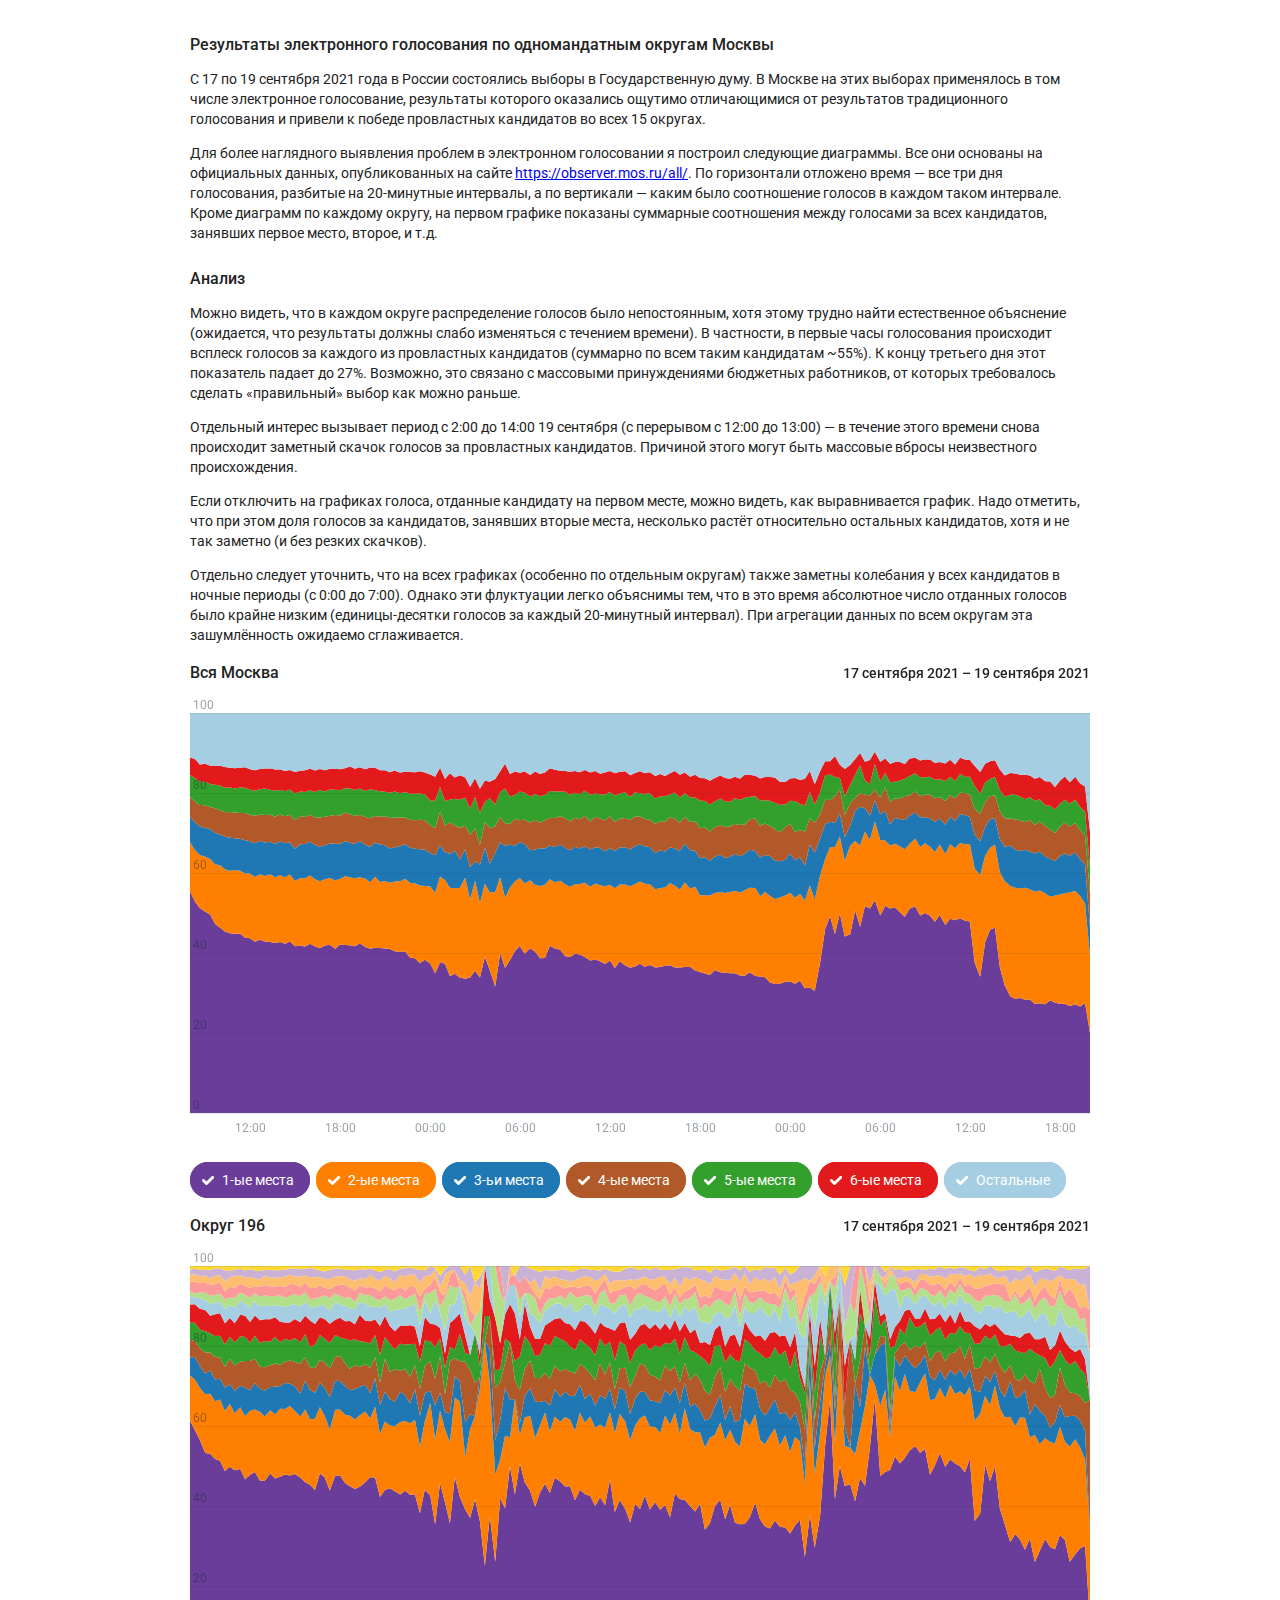
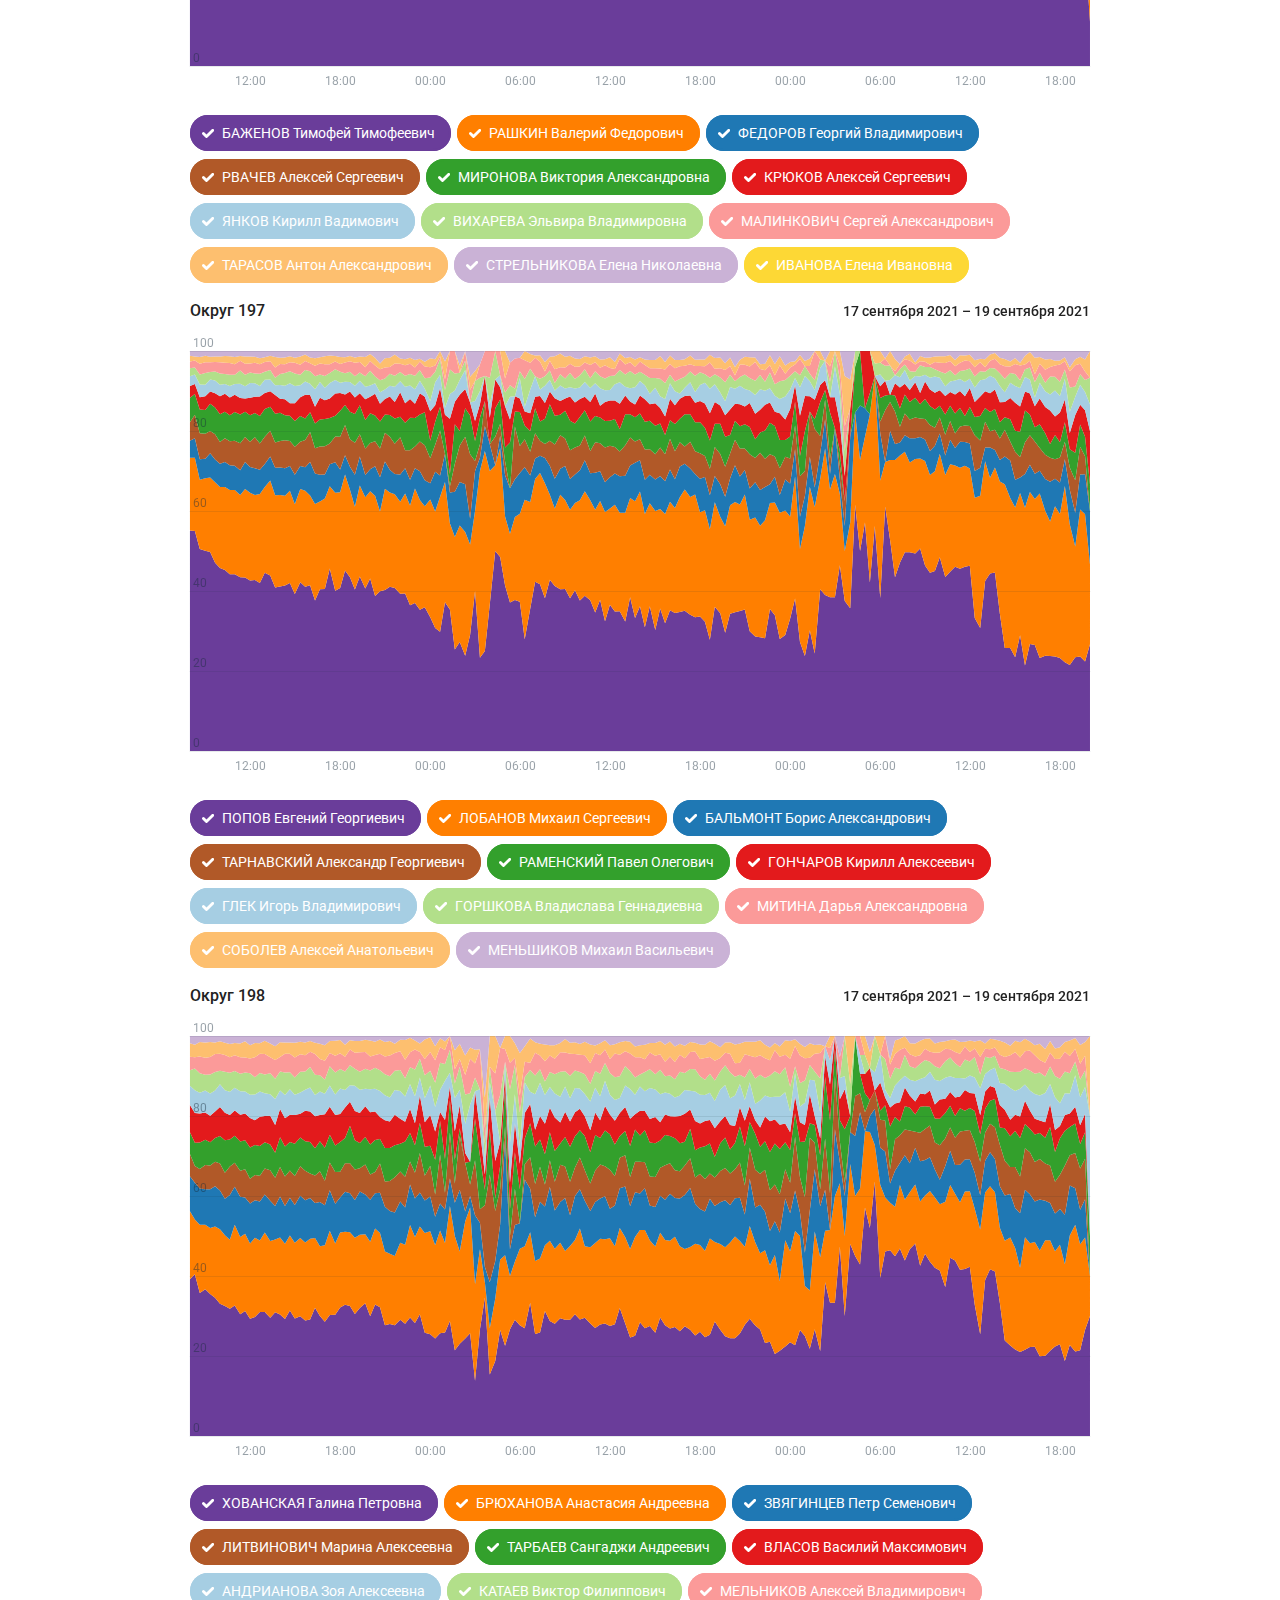
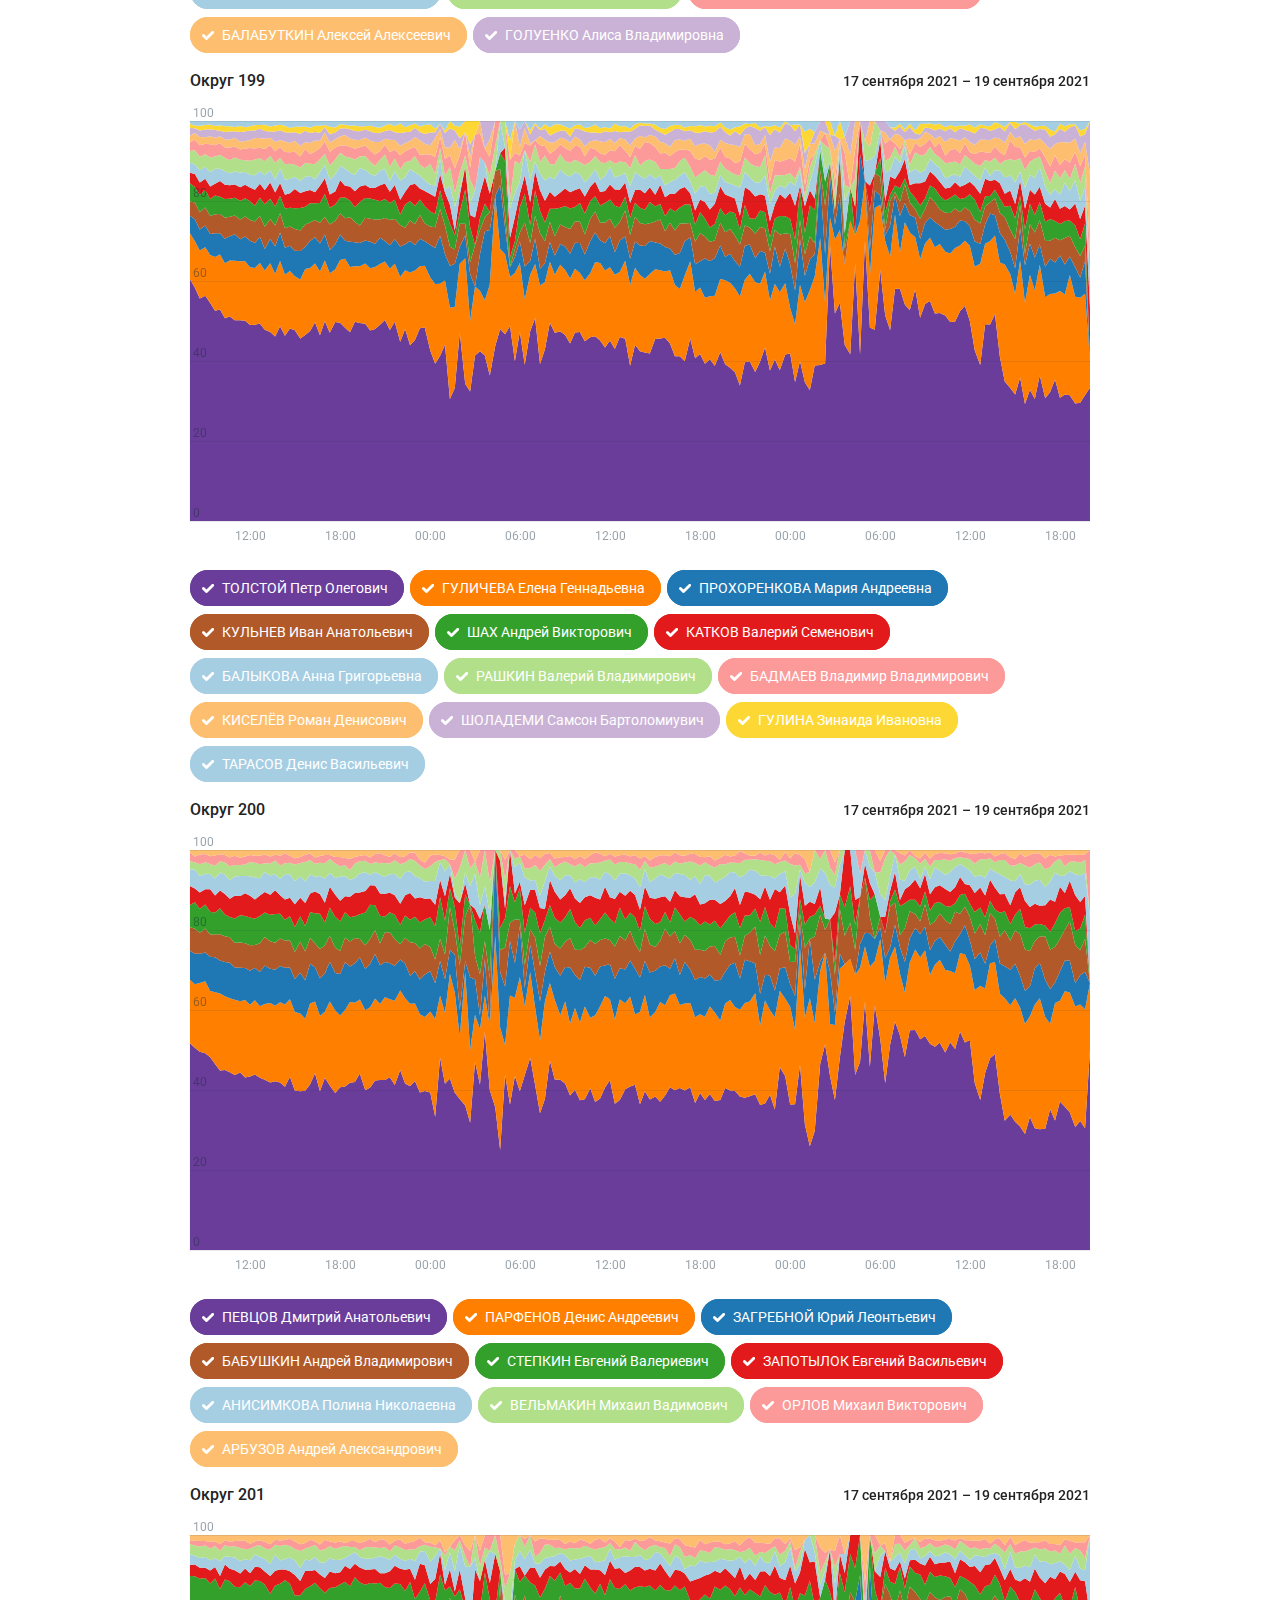
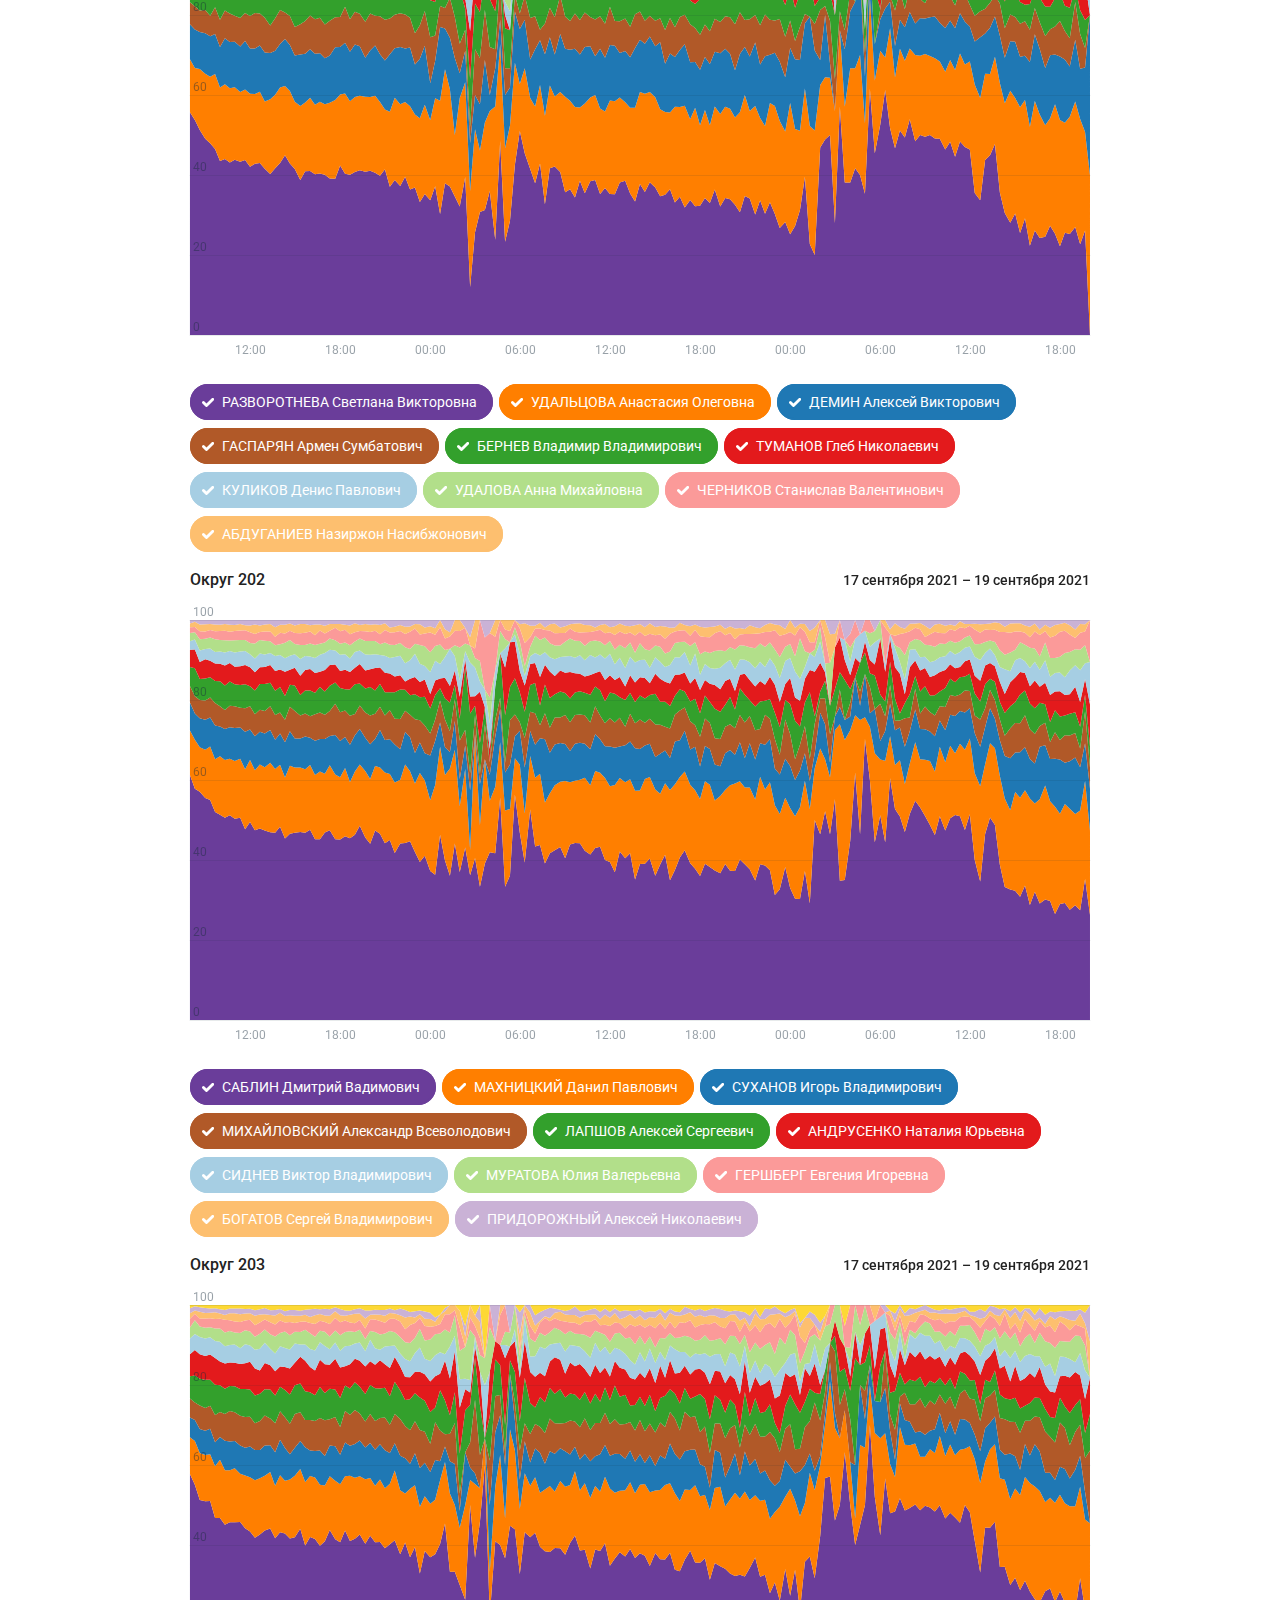
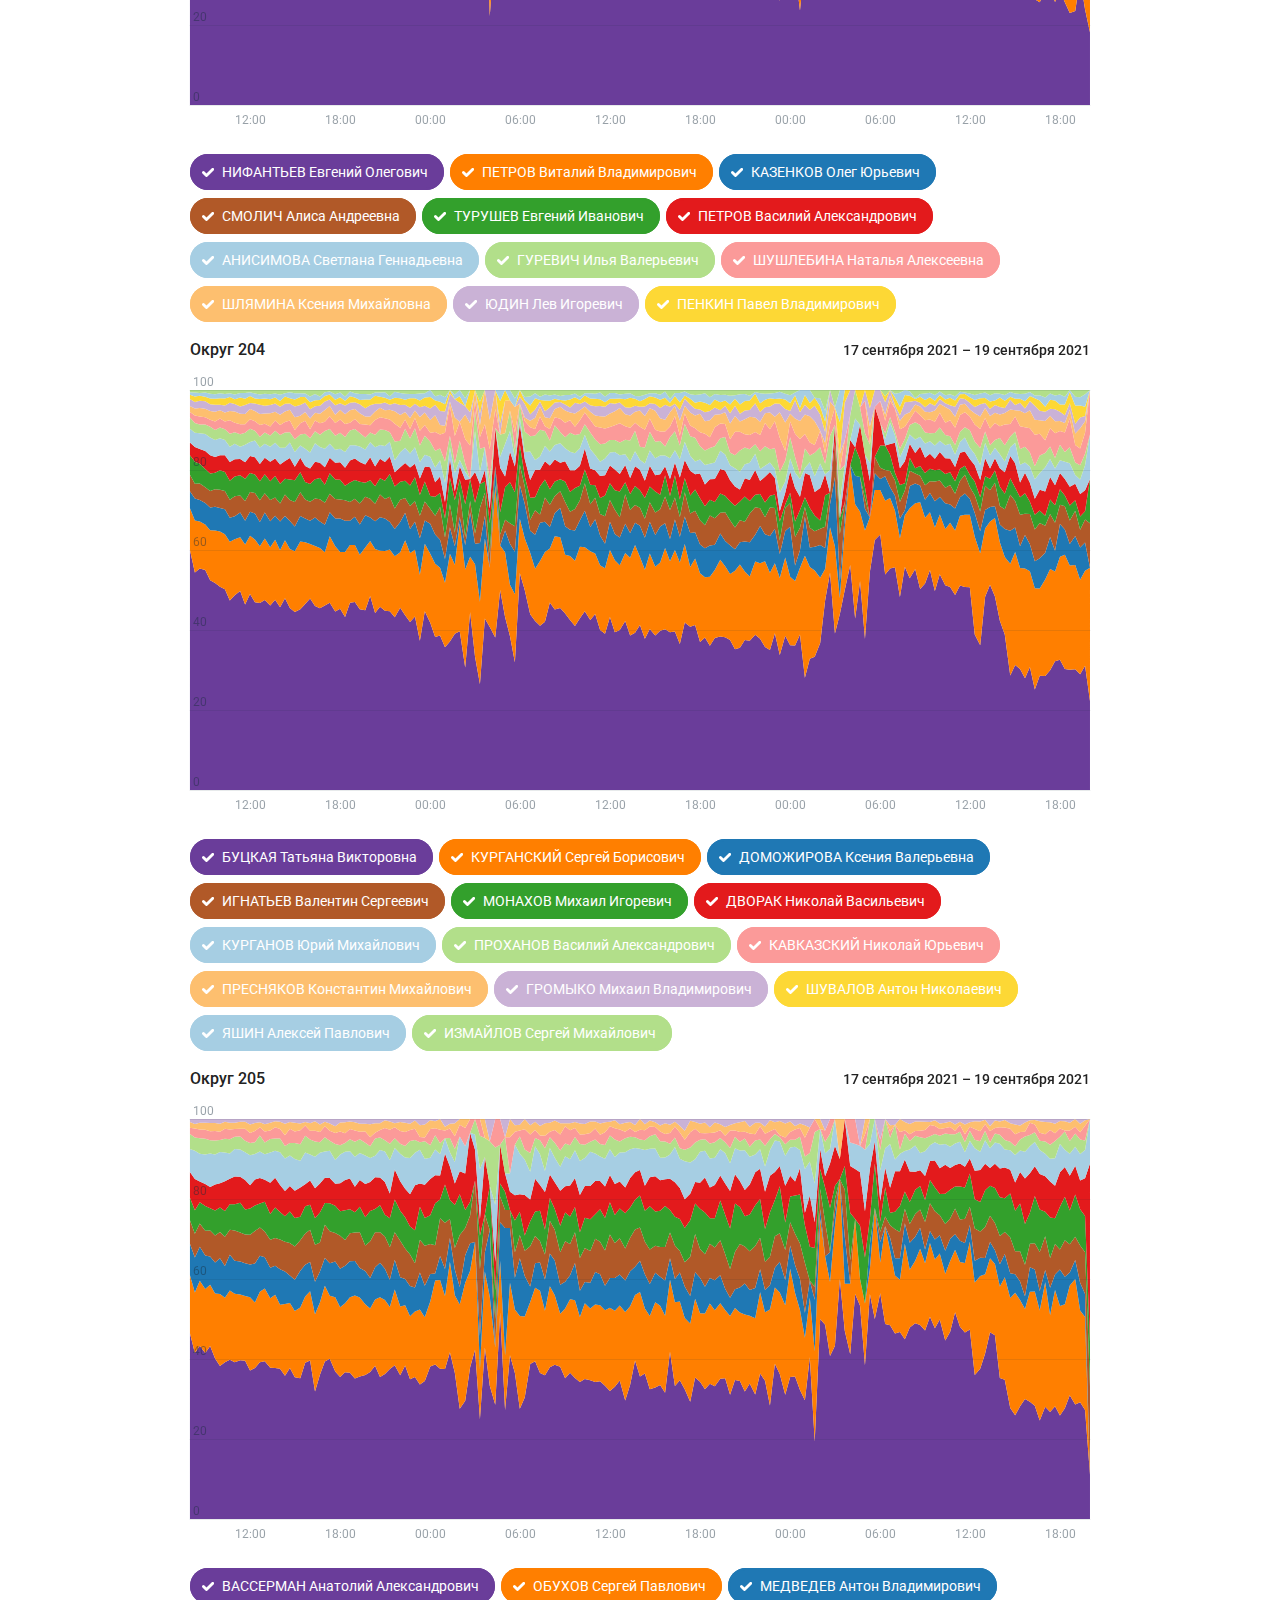
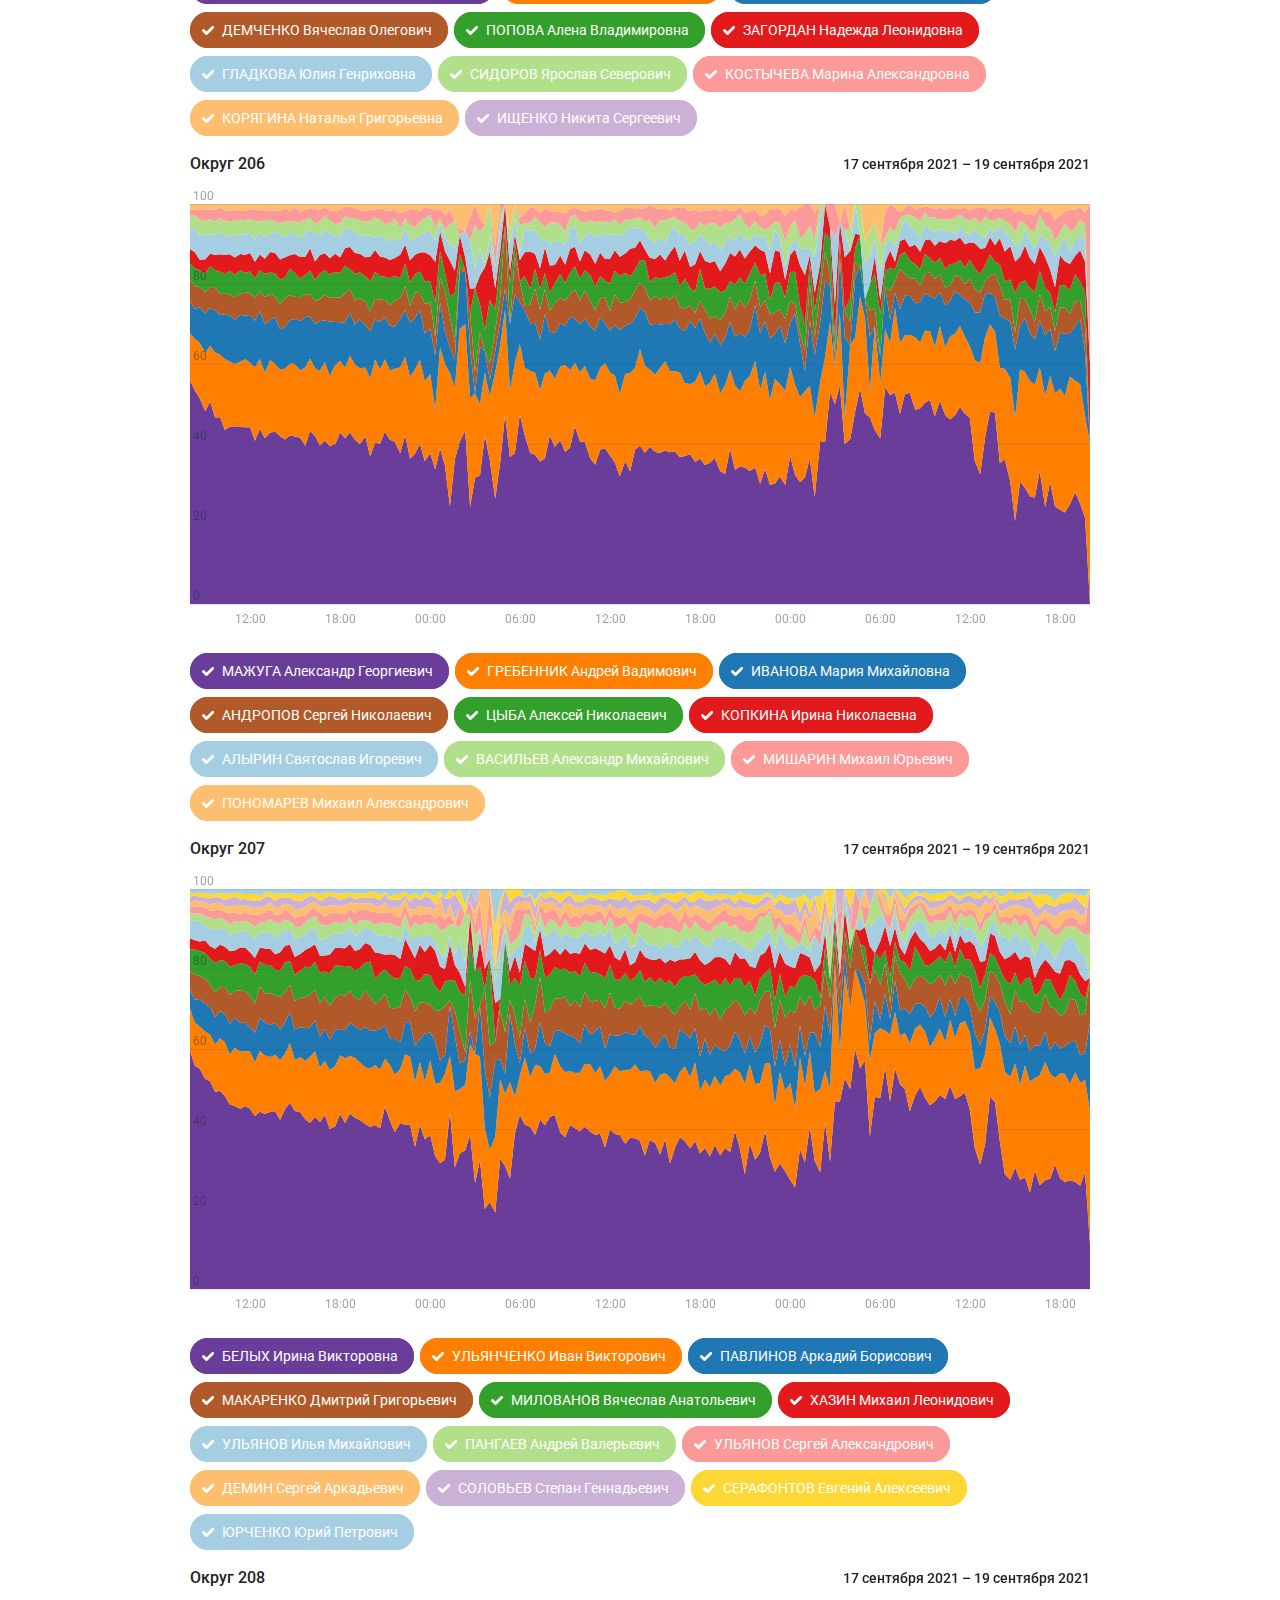
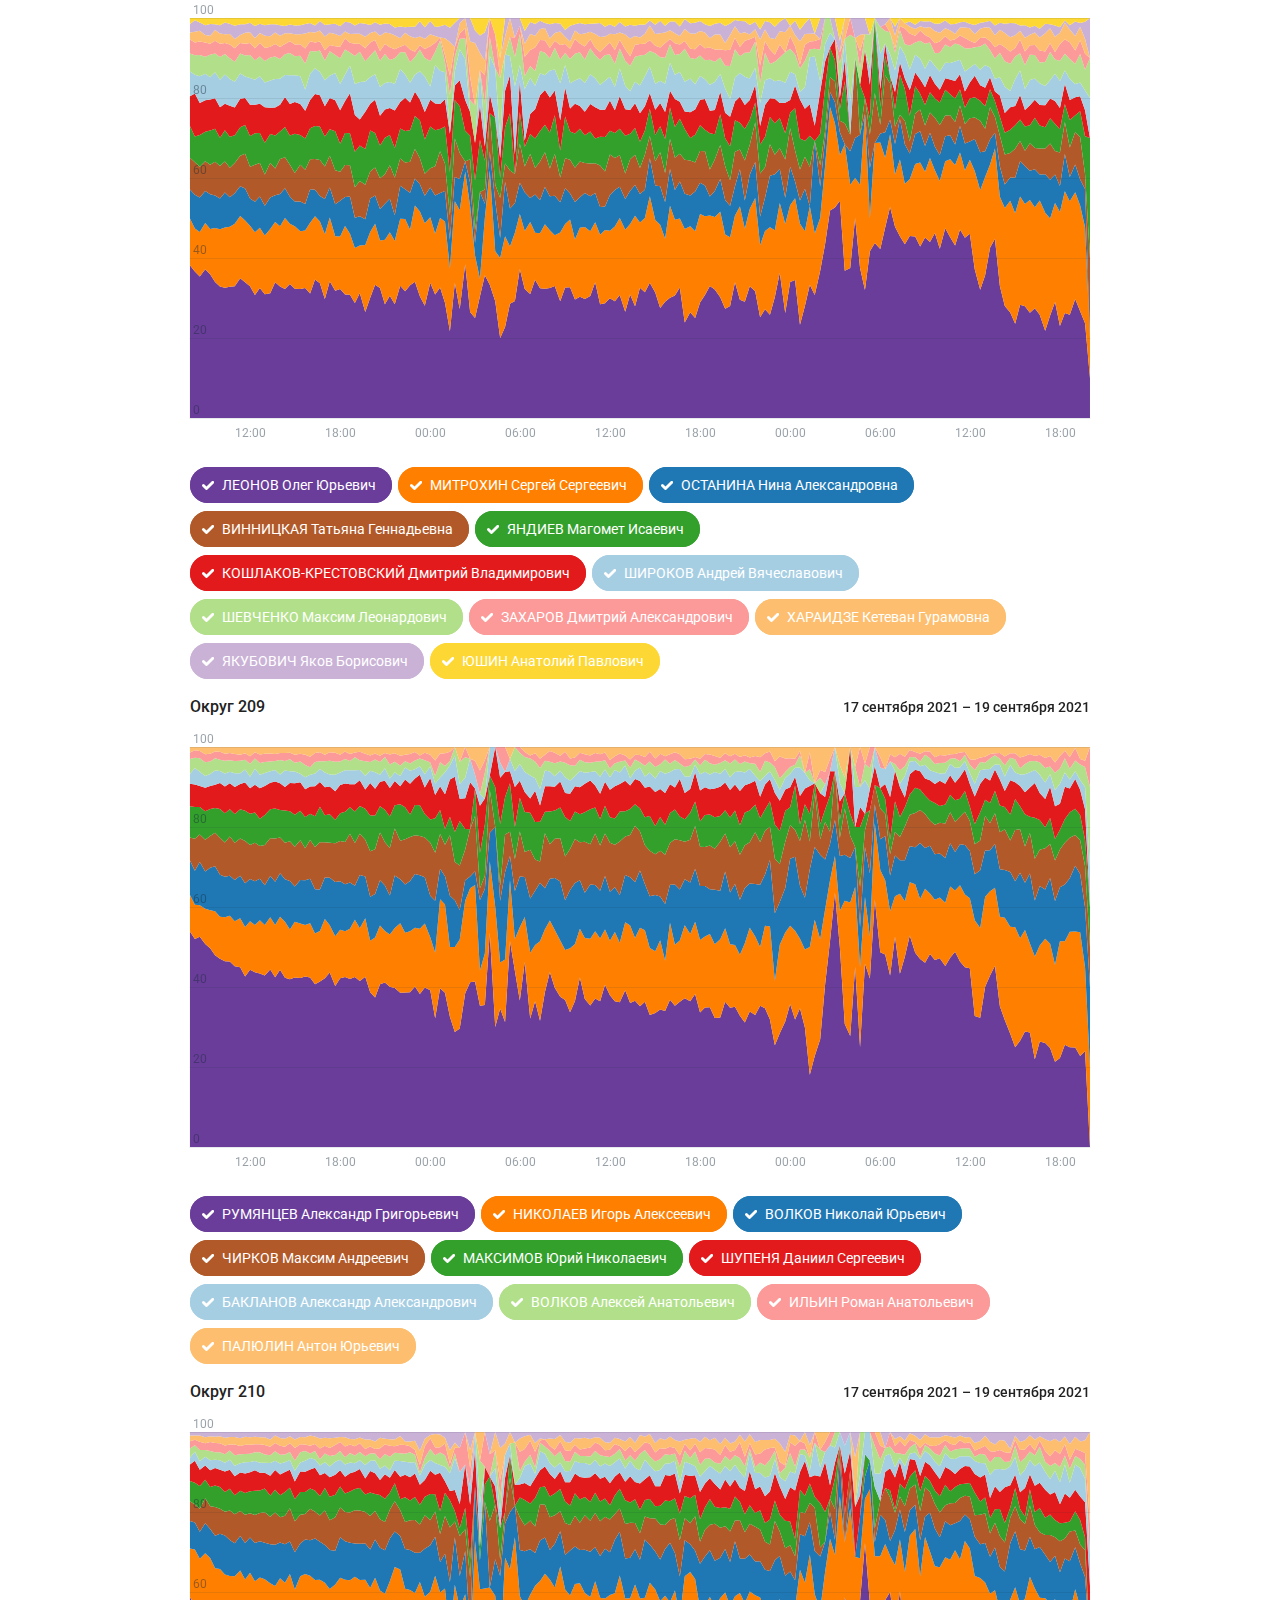
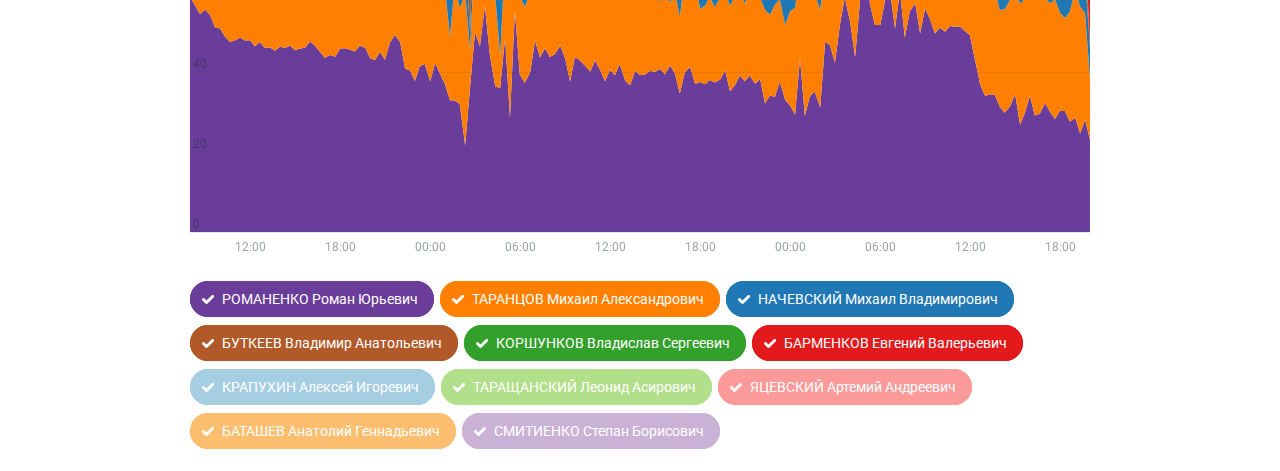
<file: index.html>
<!DOCTYPE html>
<html lang="en">
<head>
  <meta charset="UTF-8">
  <meta http-equiv="X-UA-Compatible" content="IE=edge">
  <meta name="viewport" content="width=device-width, initial-scale=1.0">
  <link href="css/a-chart.css" rel="stylesheet" media="screen">
  <link href="https://fonts.googleapis.com/css?family=Roboto:400,500,700" rel="stylesheet">
  <title>Электронное голосование в Москве</title>
  <style>
    body {
      display: flex;
      flex-direction: column;
      align-items: center;
      
      font: 14px/20px Roboto, "Lucida Sans Unicode", "Helvetica Neue", -apple-system, BlinkMacSystemFont, Helvetica, "Lucida Grande", "Segoe UI", Arial, Tahoma, Verdana, sans-serif;
      color: #222;
    }
    .app {
      width: 90%;
      max-width: 900px;
    }
    .a-chart {
      position: relative;
    }
    .a-chart__overview {
      display: none;
    }
    h5 {
      font-size: 16px;
    font-weight: 500;
    margin-bottom: 0.6em;
    }
  </style>
</head>
<body>
  <div class="app" id="app">
    <h5>Результаты электронного голосования по одномандатным округам Москвы</h5>
    <p>С 17 по 19 сентября 2021 года в России состоялись выборы в Государственную думу. В Москве на этих выборах применялось в том числе электронное голосование, результаты которого оказались ощутимо отличающимися от результатов традиционного голосования и привели к победе провластных кандидатов во всех 15 округах.</p>
    <p>Для более наглядного выявления проблем в электронном голосовании я построил следующие диаграммы. Все они основаны на официальных данных, опубликованных на сайте <a href="https://observer.mos.ru/all/" target="_blank">https://observer.mos.ru/all/</a>. По горизонтали отложено время — все три дня голосования, разбитые на 20-минутные интервалы, а по вертикали — каким было соотношение голосов в каждом таком интервале. Кроме диаграмм по каждому округу, на первом графике показаны суммарные соотношения между голосами за всех кандидатов, занявших первое место, второе, и т.д.</p>
    <h5>Анализ</h5>
    <p>Можно видеть, что в каждом округе распределение голосов было непостоянным, хотя этому трудно найти естественное объяснение (ожидается, что результаты должны слабо изменяться с течением времени). В частности, в первые часы голосования происходит всплеск голосов за каждого из провластных кандидатов (суммарно по всем таким кандидатам ~55%). К концу третьего дня этот показатель падает до 27%. Возможно, это связано с массовыми принуждениями бюджетных работников, от которых требовалось сделать «правильный» выбор как можно раньше.</p>
    <p>Отдельный интерес вызывает период с 2:00 до 14:00 19 сентября (с перерывом с 12:00 до 13:00) — в течение этого времени снова происходит заметный скачок голосов за провластных кандидатов. Причиной этого могут быть массовые вбросы неизвестного происхождения.</p>
    <p>Если отключить на графиках голоса, отданные кандидату на первом месте, можно видеть, как выравнивается график. Надо отметить, что при этом доля голосов за кандидатов, занявших вторые места, несколько растёт относительно остальных кандидатов, хотя и не так заметно (и без резких скачков).</p>
    <p>Отдельно следует уточнить, что на всех графиках (особенно по отдельным округам) также заметны колебания у всех кандидатов в ночные периоды (с 0:00 до 7:00). Однако эти флуктуации легко объяснимы тем, что в это время абсолютное число отданных голосов было крайне низким (единицы-десятки голосов за каждый 20-минутный интервал). При агрегации данных по всем округам эта зашумлённость ожидаемо сглаживается.</p>
  </div>
  <script src="js/a-chart.js"></script>
  <script src="js/candidates-deg.js"></script>
  <script src="js/votes-deg.js"></script>
  <script>
    const mode = 'area';
  </script>
  <script src="js/main.js"></script>
</body>
</html>
</file>
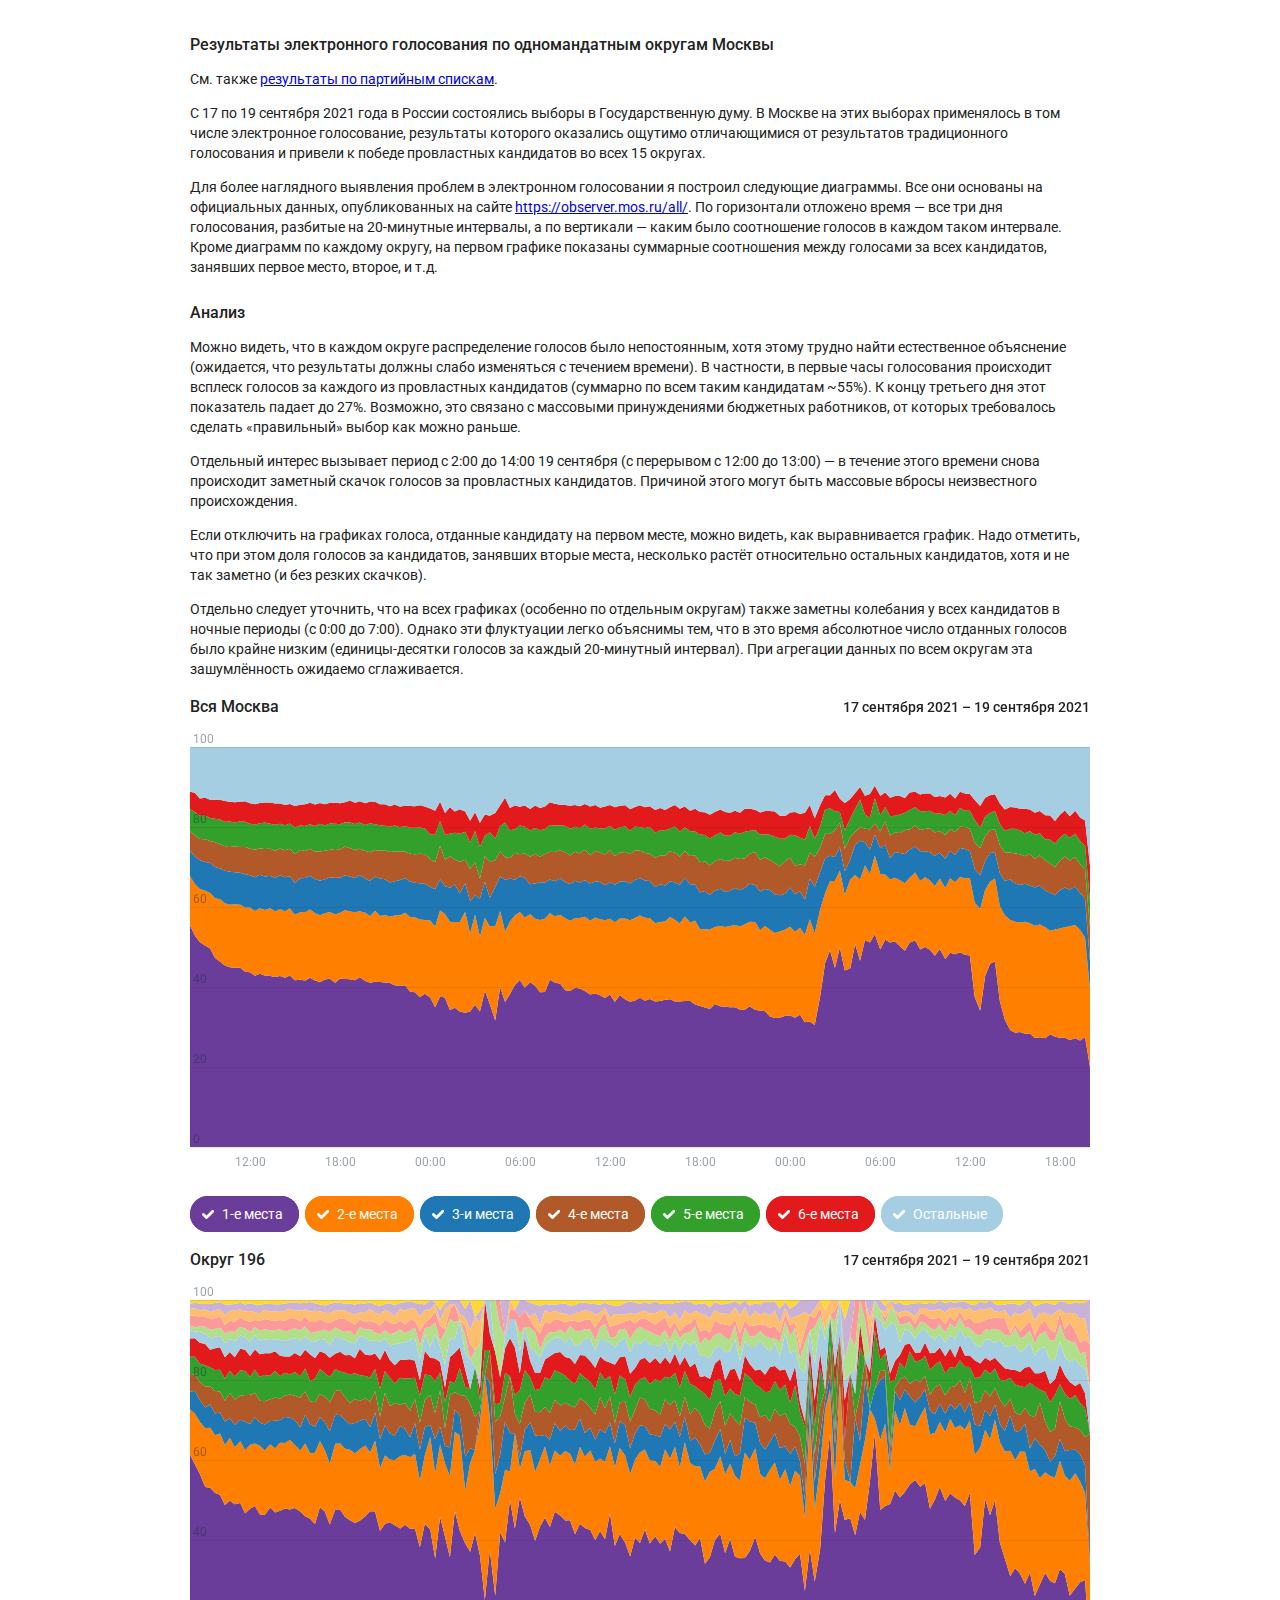
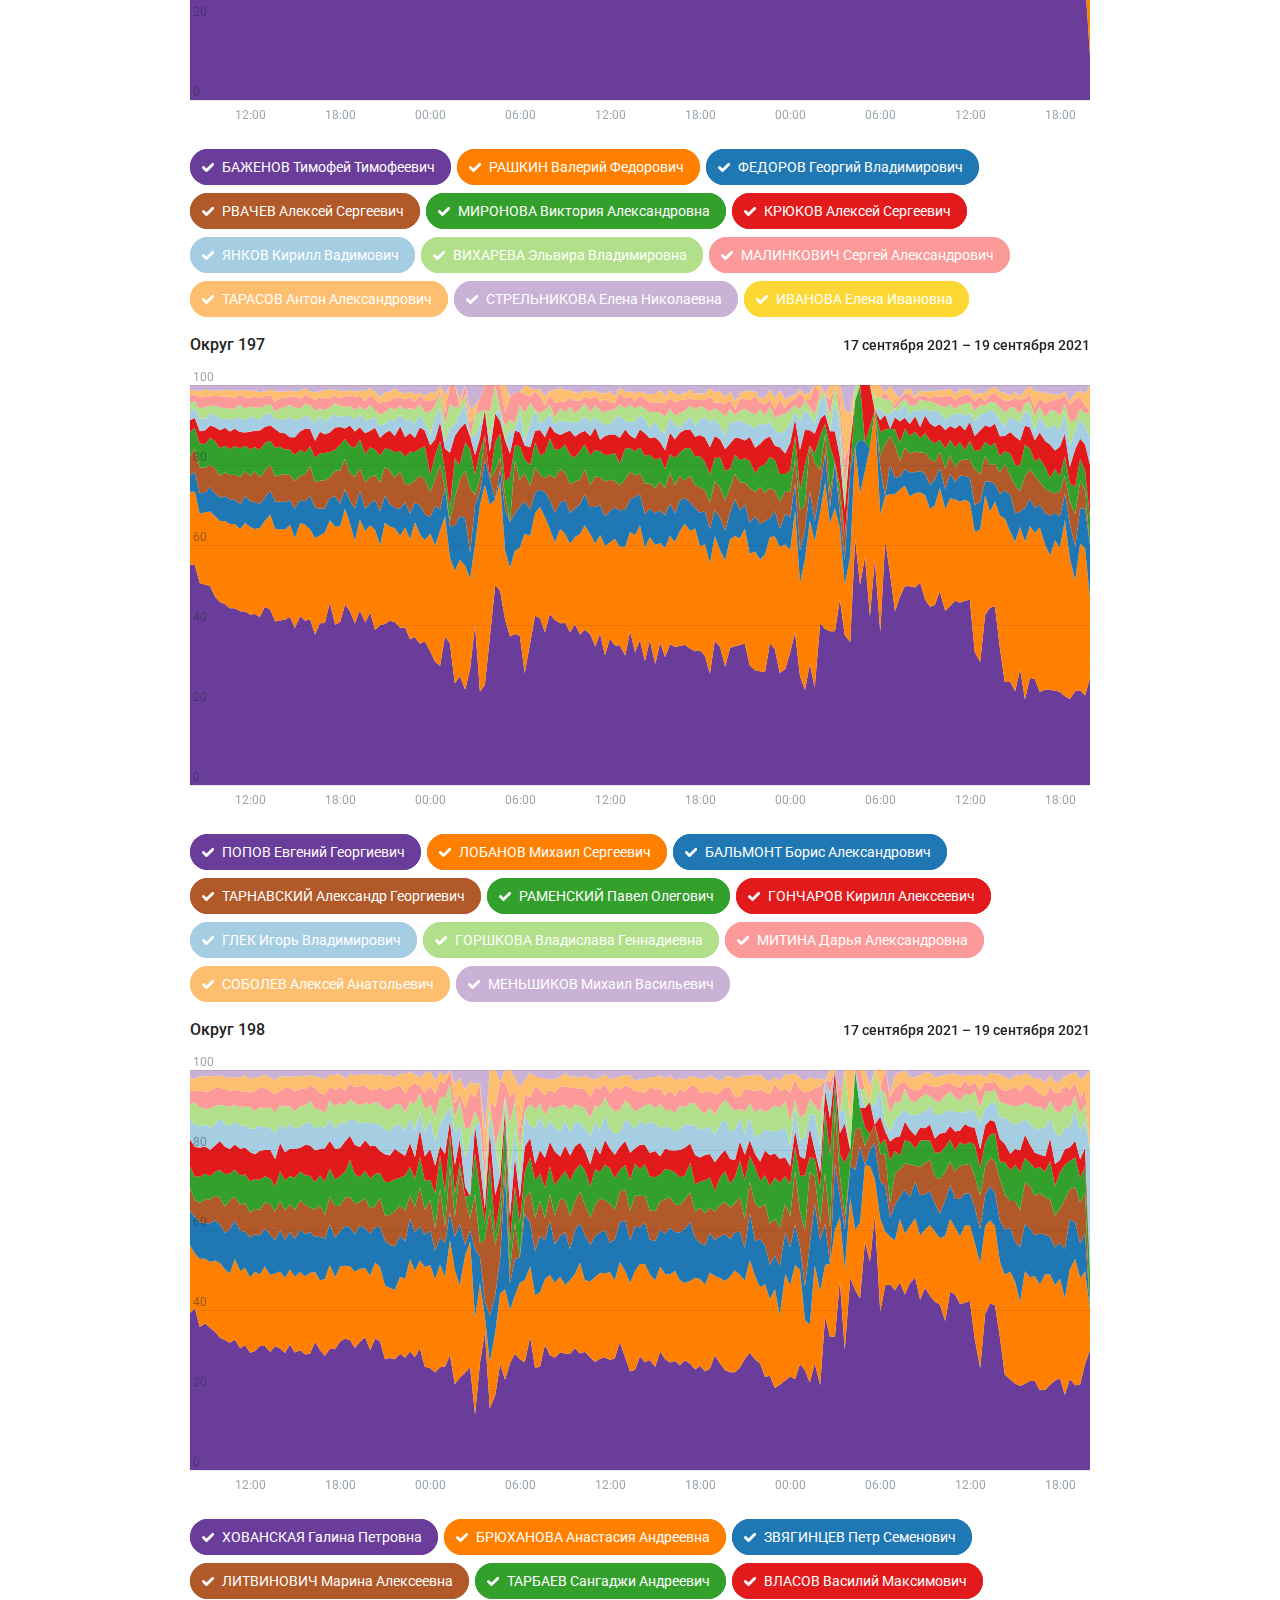
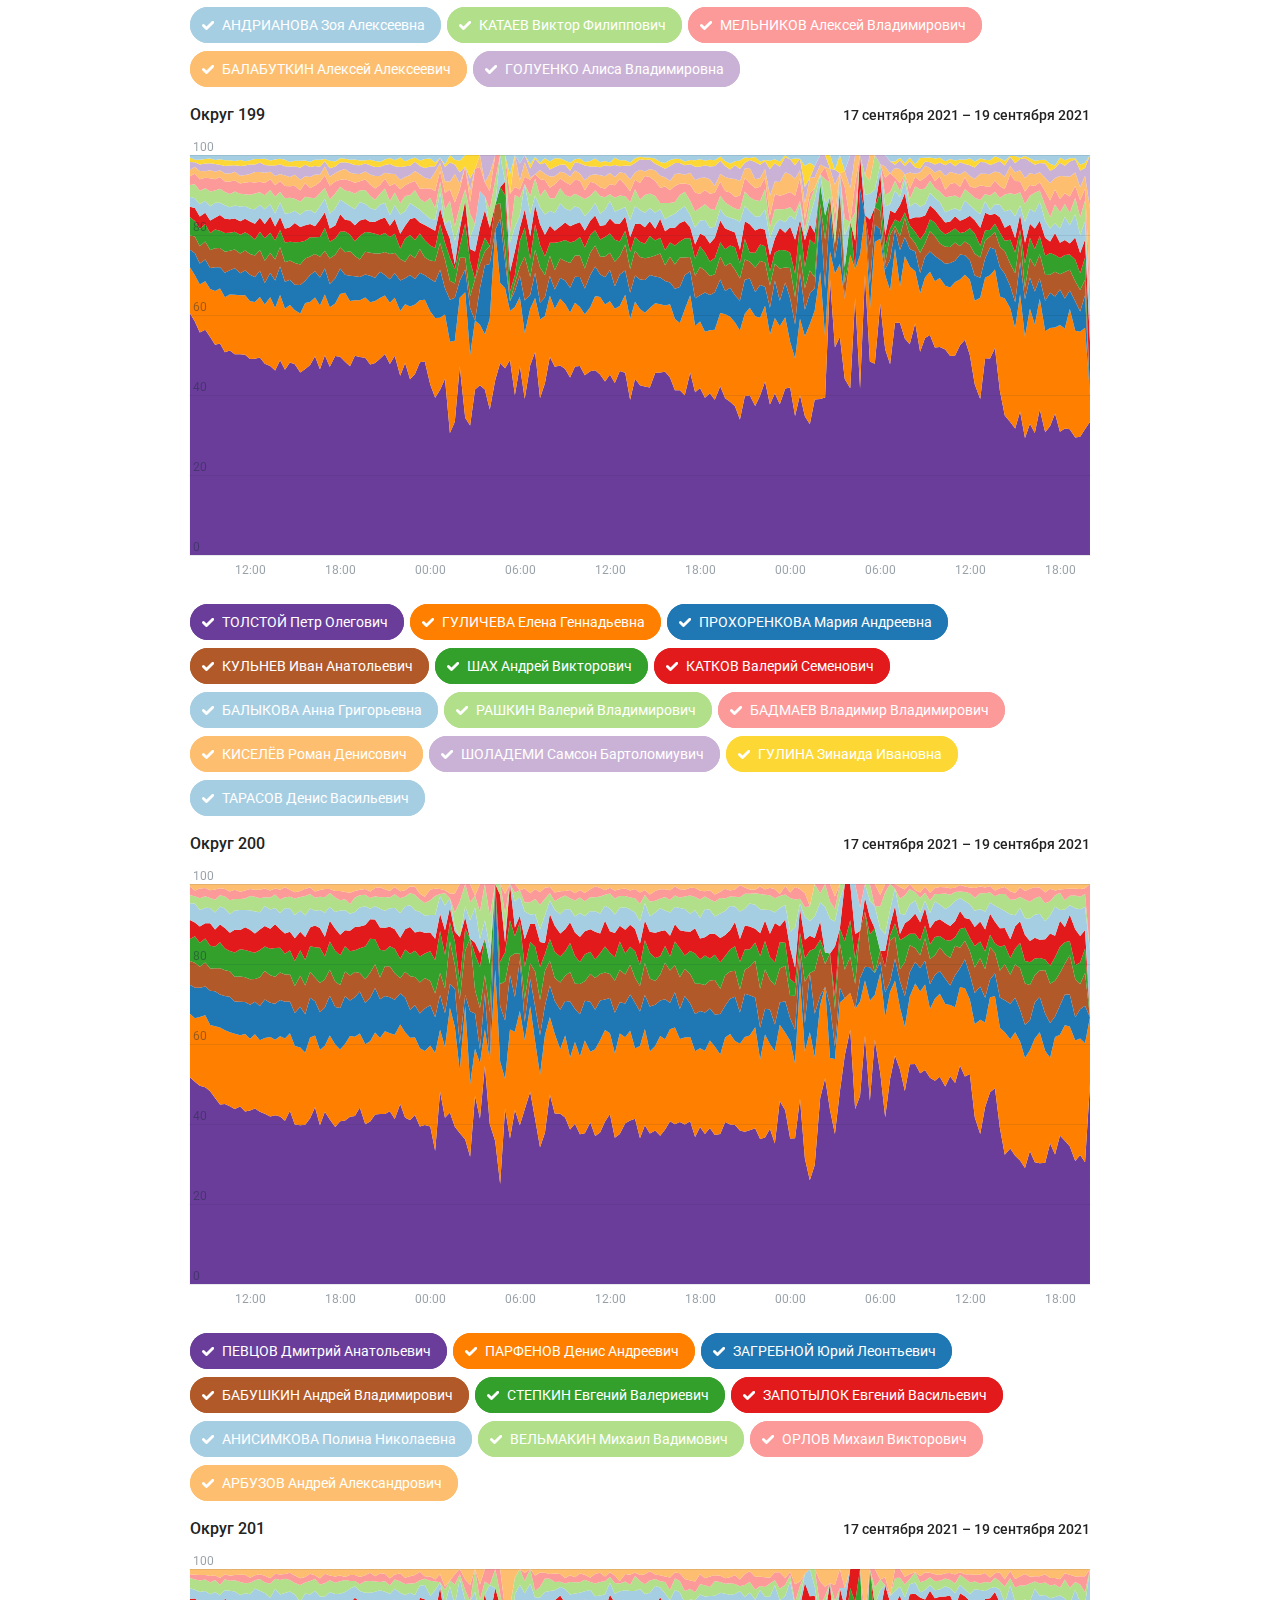
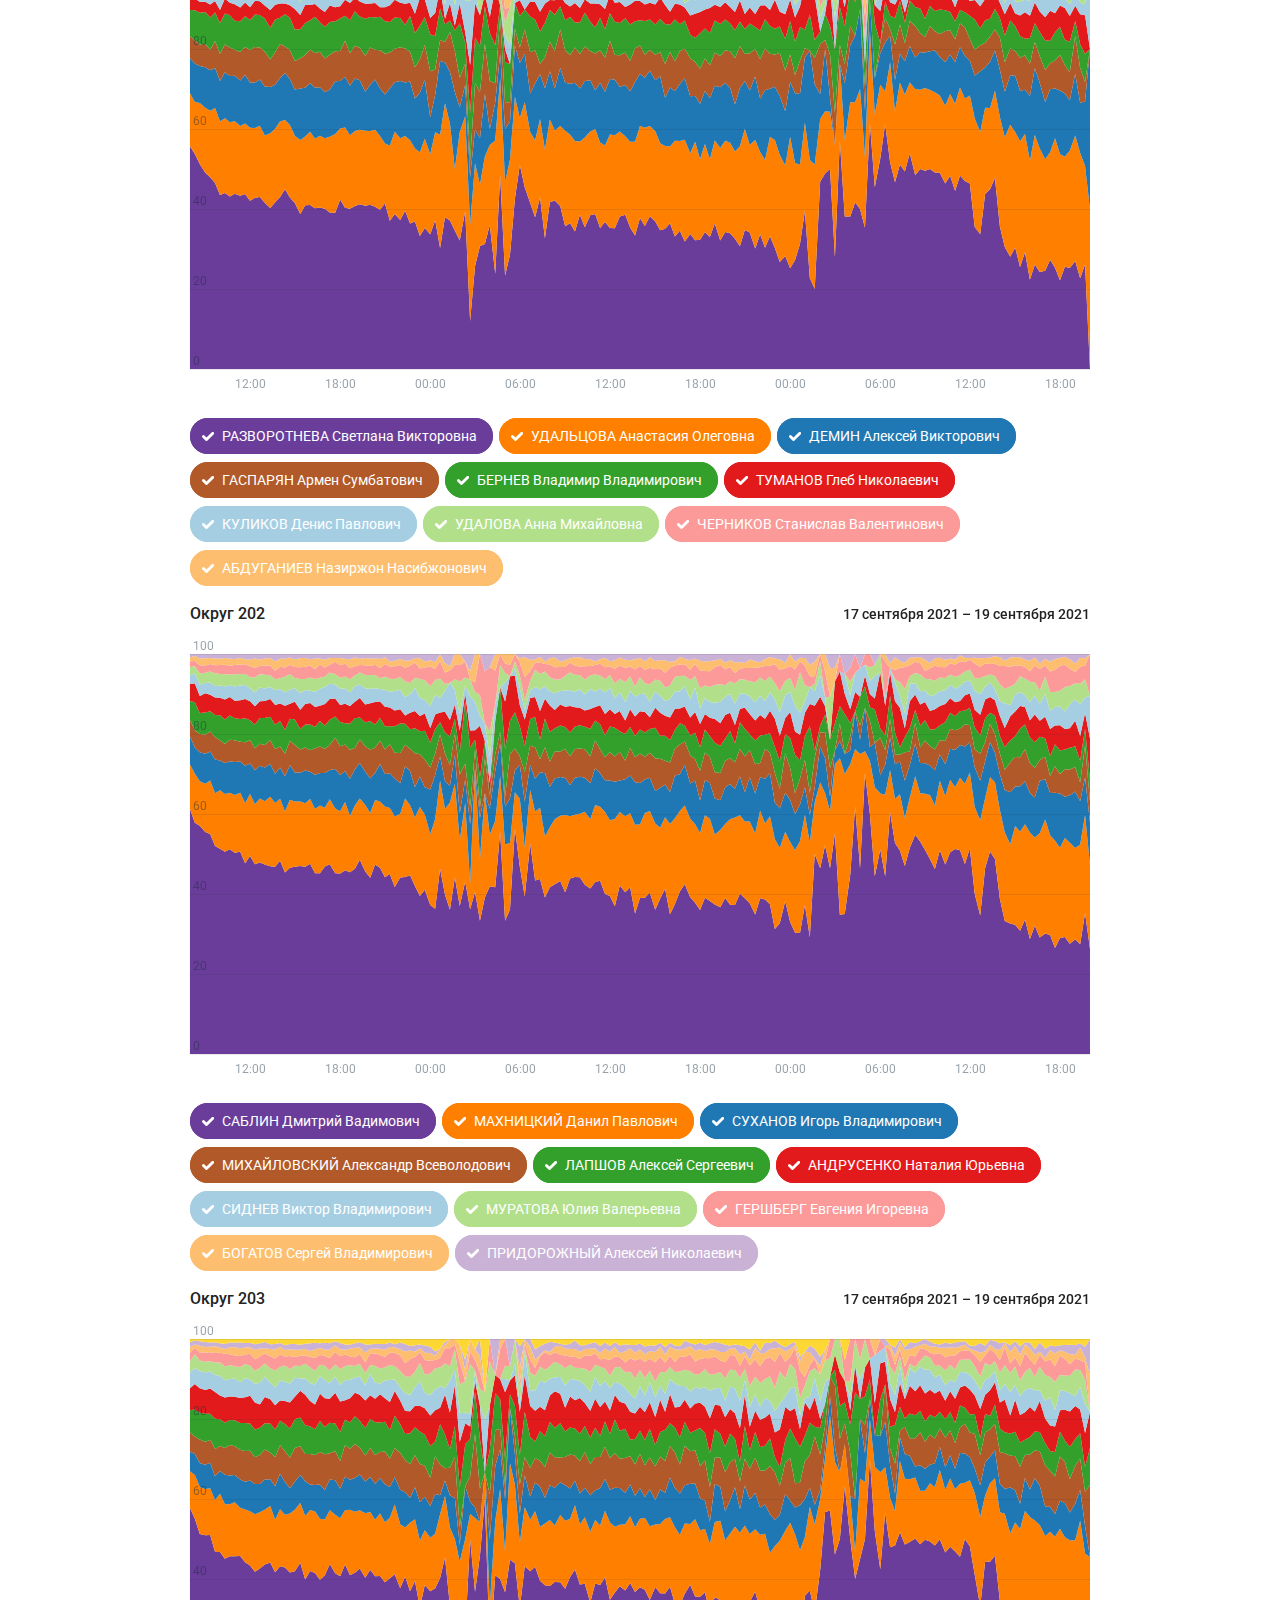
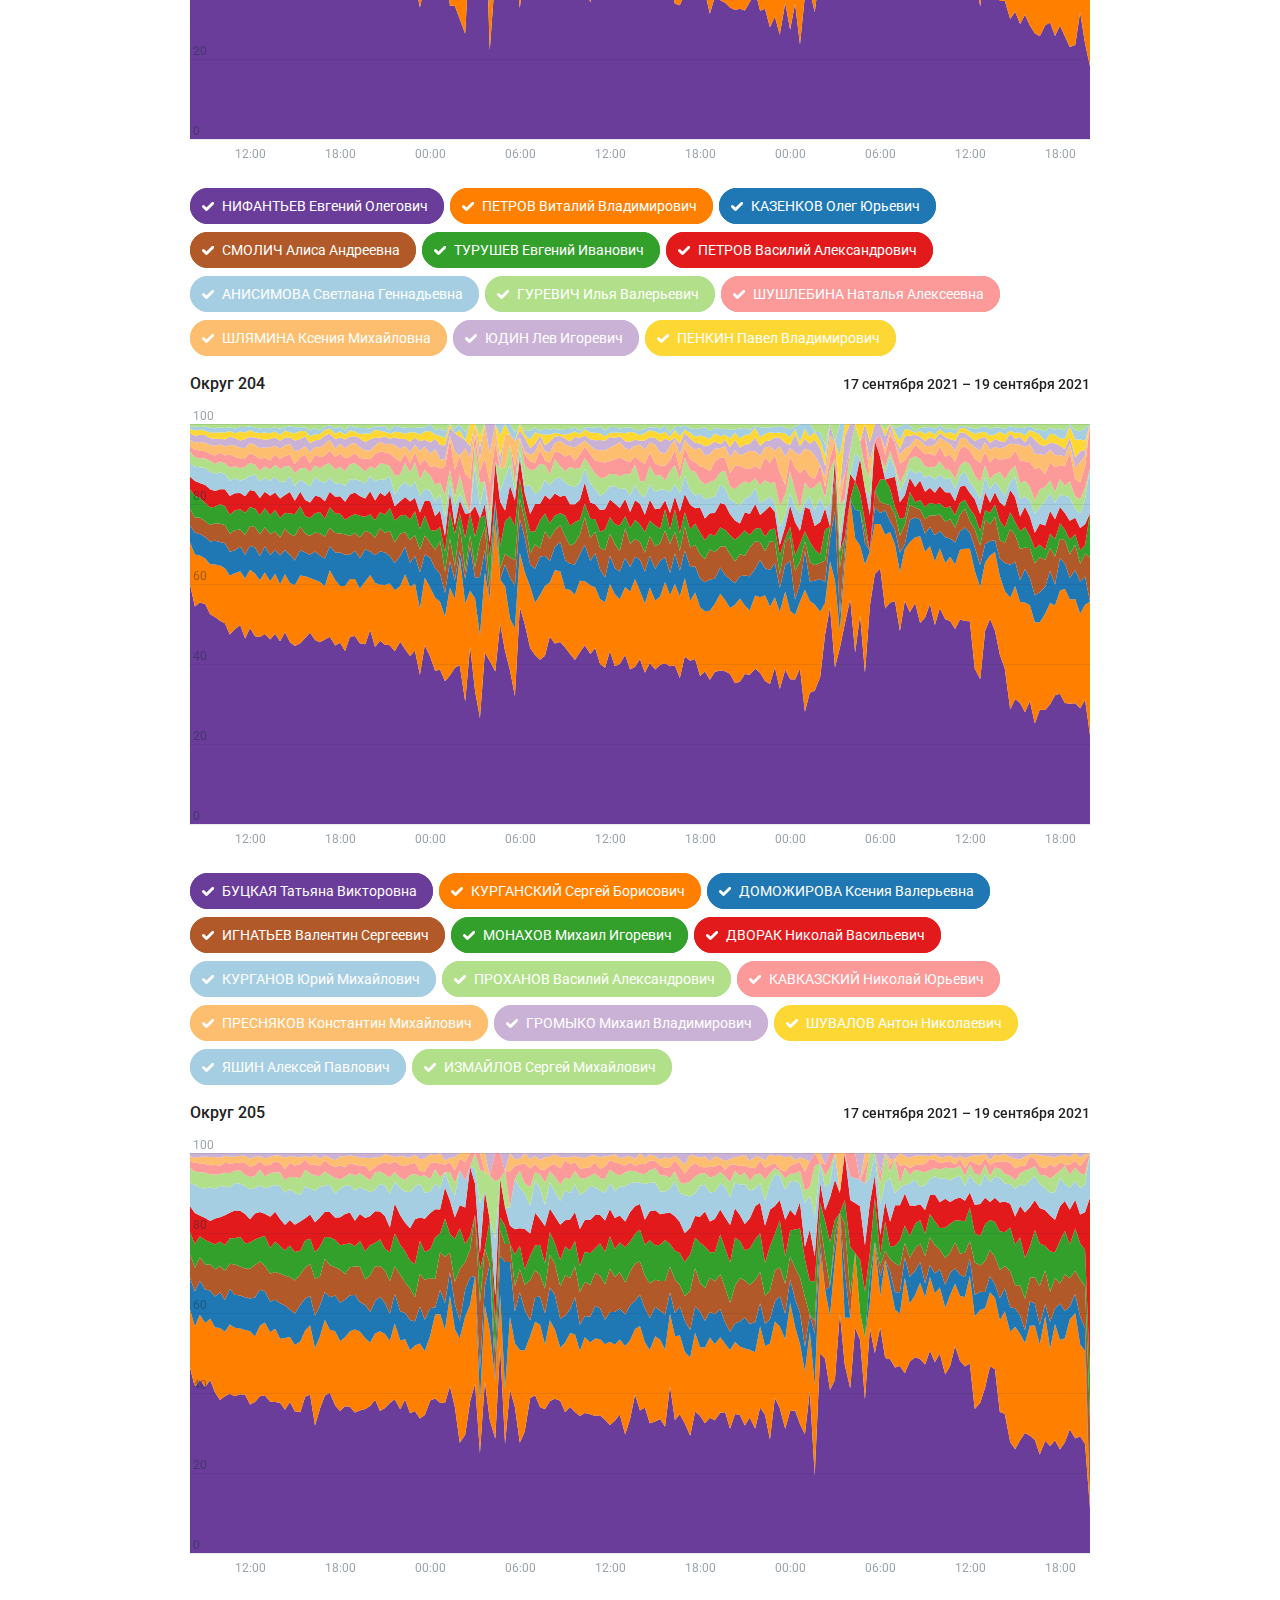
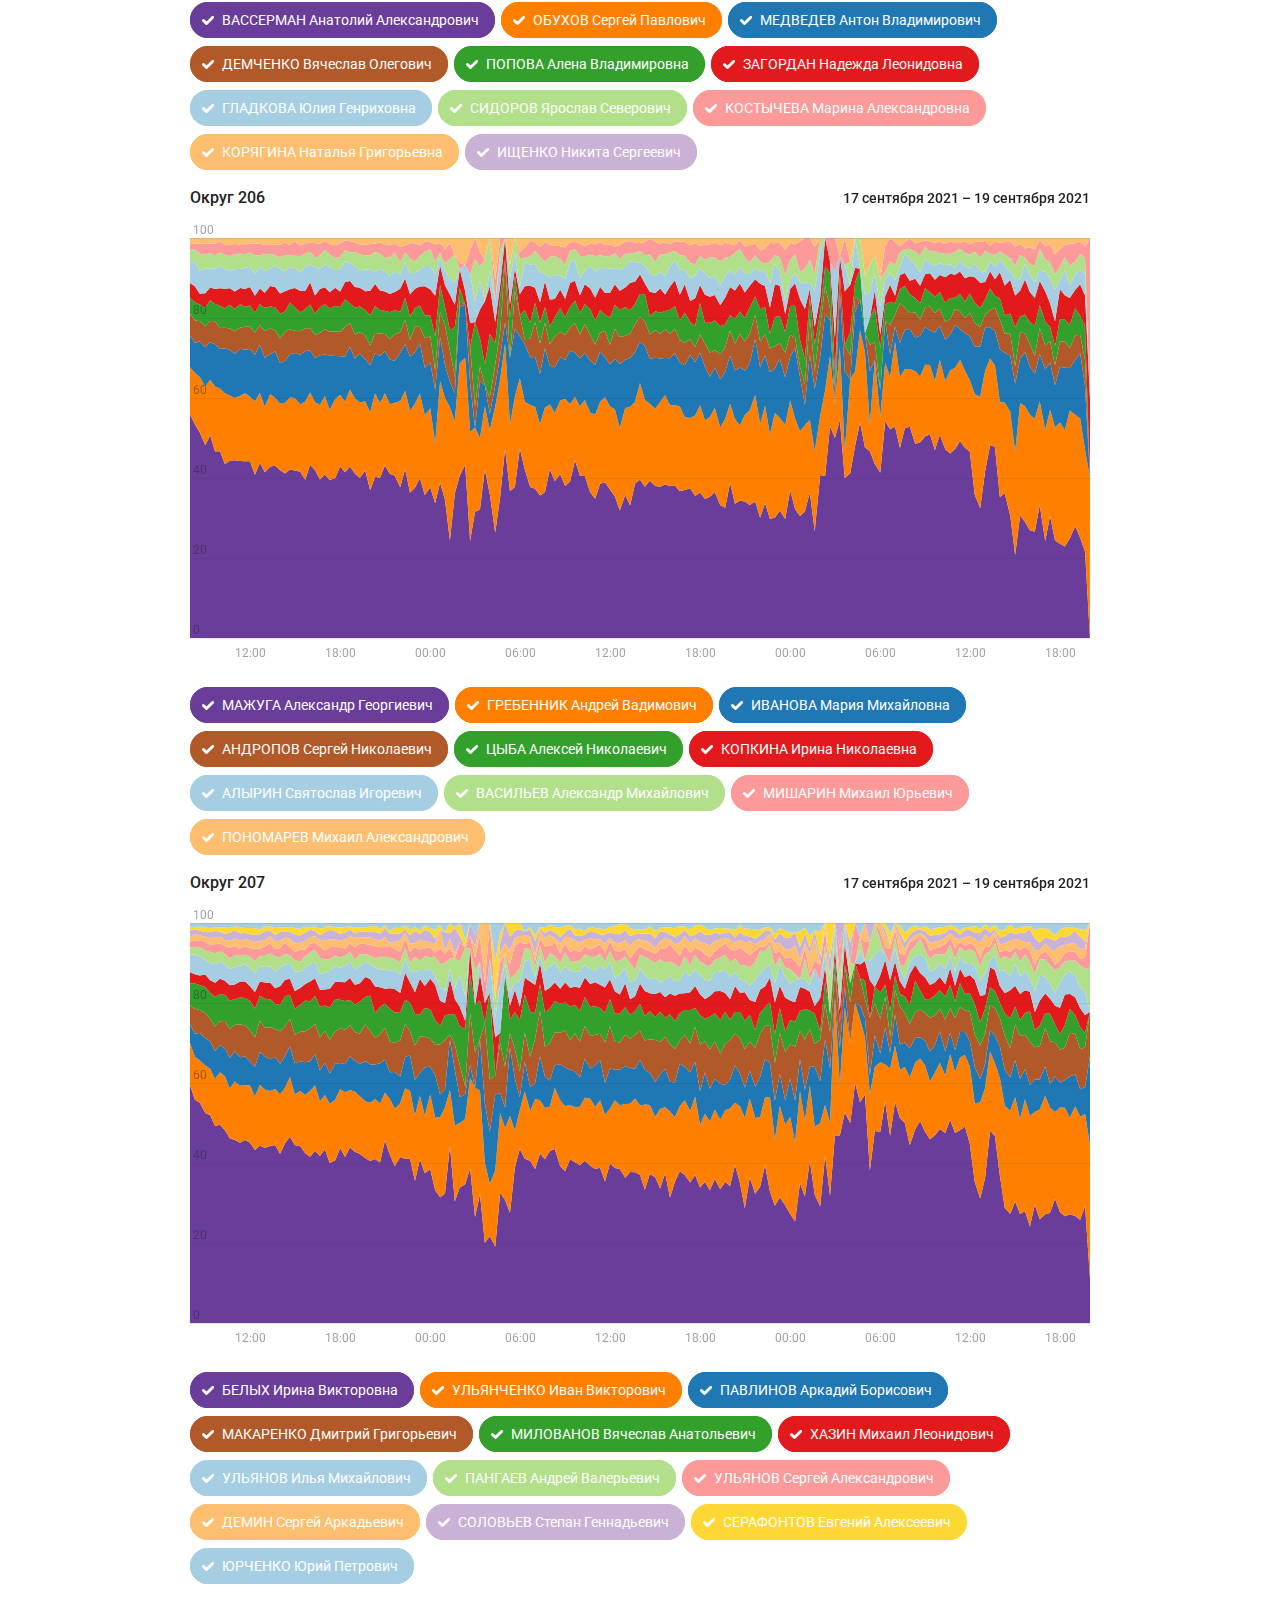
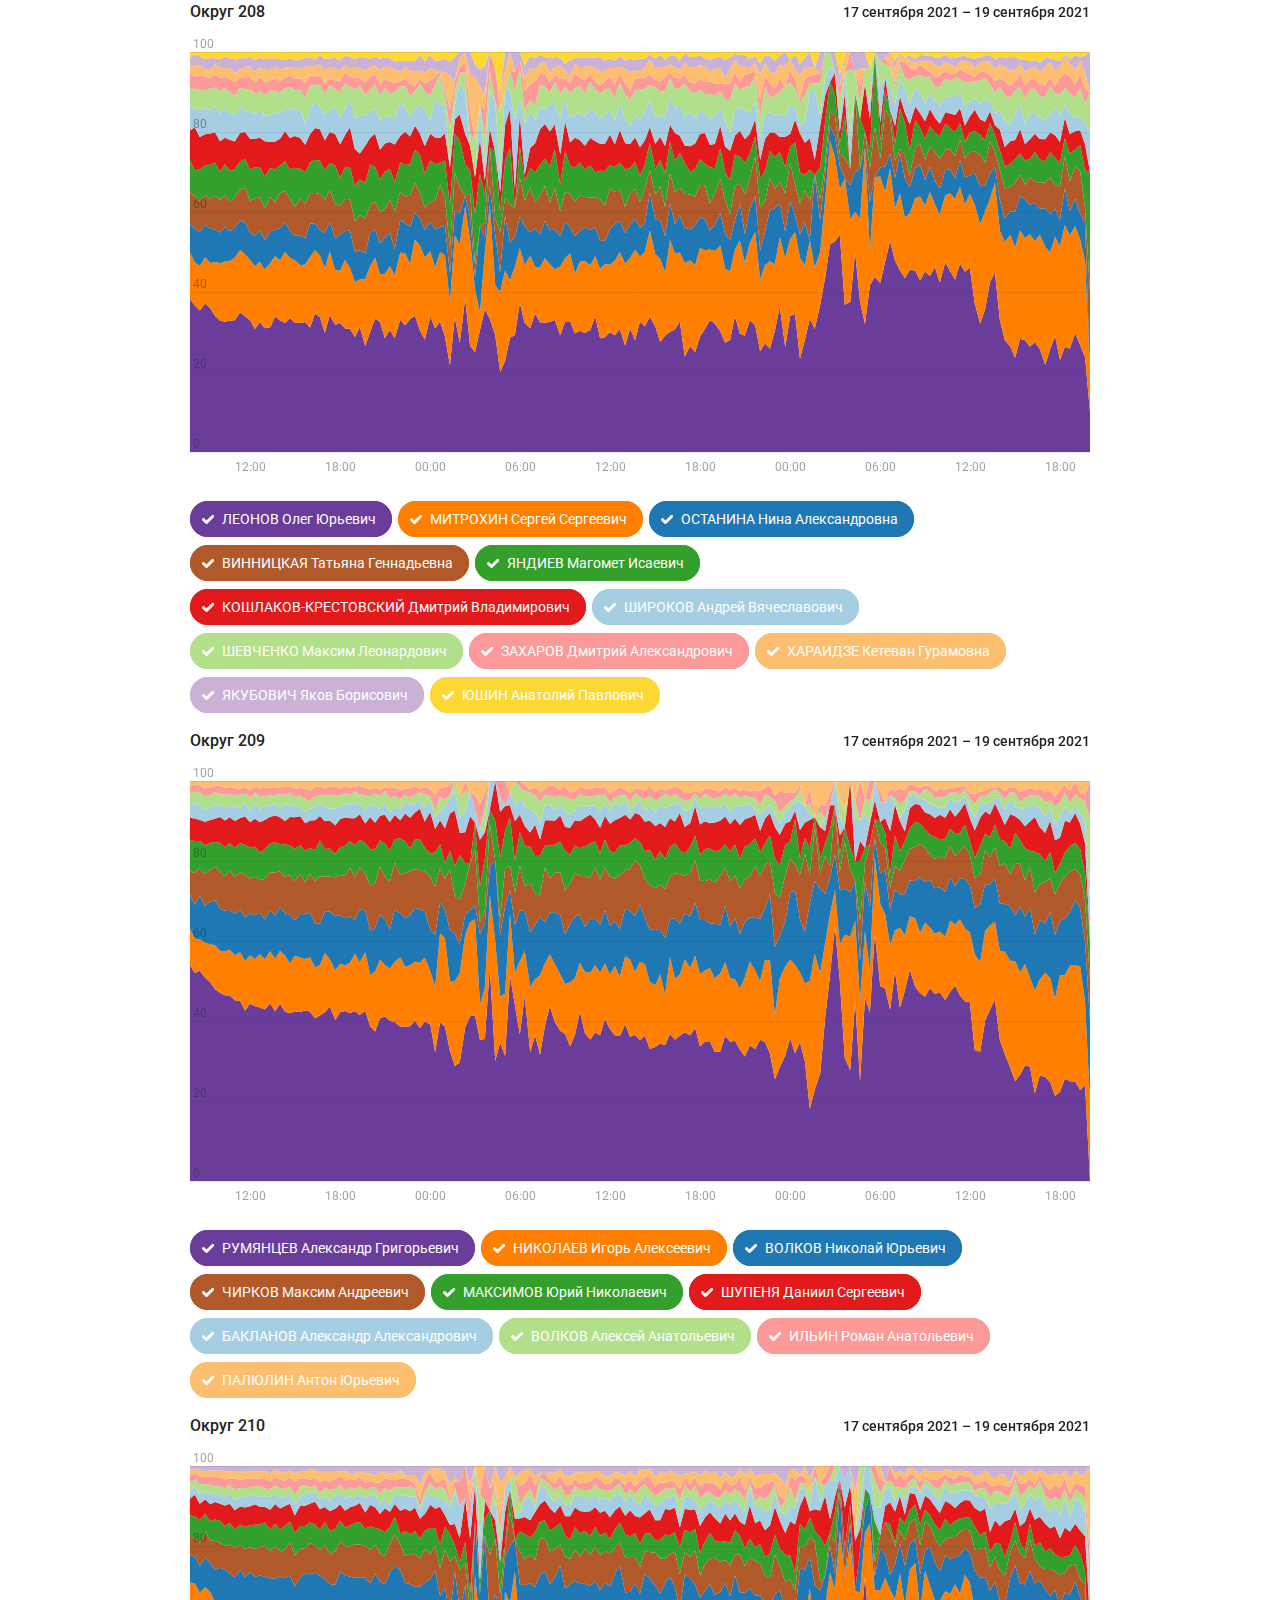
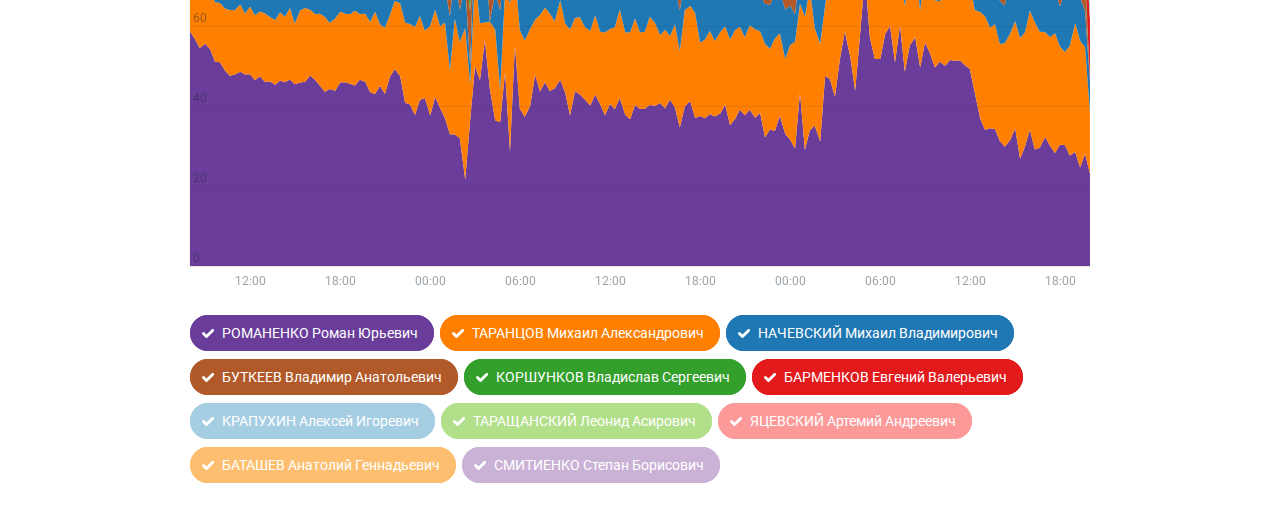
<file: docs/index.html>
<!DOCTYPE html>
<html lang="en">
<head>
  <meta charset="UTF-8">
  <meta http-equiv="X-UA-Compatible" content="IE=edge">
  <meta name="viewport" content="width=device-width, initial-scale=1.0">
  <link href="css/a-chart.css" rel="stylesheet" media="screen">
  <link href="https://fonts.googleapis.com/css?family=Roboto:400,500,700" rel="stylesheet">
  <title>Электронное голосование в Москве</title>
  <style>
    body {
      display: flex;
      flex-direction: column;
      align-items: center;
      
      font: 14px/20px Roboto, "Lucida Sans Unicode", "Helvetica Neue", -apple-system, BlinkMacSystemFont, Helvetica, "Lucida Grande", "Segoe UI", Arial, Tahoma, Verdana, sans-serif;
      color: #222;
    }
    .app {
      width: 90%;
      max-width: 900px;
    }
    .a-chart {
      position: relative;
    }
    .a-chart__overview {
      display: none;
    }
    h5 {
      font-size: 16px;
    font-weight: 500;
    margin-bottom: 0.6em;
    }
  </style>
</head>
<body>
  <div class="app" id="app">
    <h5>Результаты электронного голосования по одномандатным округам Москвы</h5>
    <p>См. также <a href="parties.html">результаты по партийным спискам</a>.</p>
    <p>С 17 по 19 сентября 2021 года в России состоялись выборы в Государственную думу. В Москве на этих выборах применялось в том числе электронное голосование, результаты которого оказались ощутимо отличающимися от результатов традиционного голосования и привели к победе провластных кандидатов во всех 15 округах.</p>
    <p>Для более наглядного выявления проблем в электронном голосовании я построил следующие диаграммы. Все они основаны на официальных данных, опубликованных на сайте <a href="https://observer.mos.ru/all/" target="_blank">https://observer.mos.ru/all/</a>. По горизонтали отложено время — все три дня голосования, разбитые на 20-минутные интервалы, а по вертикали — каким было соотношение голосов в каждом таком интервале. Кроме диаграмм по каждому округу, на первом графике показаны суммарные соотношения между голосами за всех кандидатов, занявших первое место, второе, и т.д.</p>
    <h5>Анализ</h5>
    <p>Можно видеть, что в каждом округе распределение голосов было непостоянным, хотя этому трудно найти естественное объяснение (ожидается, что результаты должны слабо изменяться с течением времени). В частности, в первые часы голосования происходит всплеск голосов за каждого из провластных кандидатов (суммарно по всем таким кандидатам ~55%). К концу третьего дня этот показатель падает до 27%. Возможно, это связано с массовыми принуждениями бюджетных работников, от которых требовалось сделать «правильный» выбор как можно раньше.</p>
    <p>Отдельный интерес вызывает период с 2:00 до 14:00 19 сентября (с перерывом с 12:00 до 13:00) — в течение этого времени снова происходит заметный скачок голосов за провластных кандидатов. Причиной этого могут быть массовые вбросы неизвестного происхождения.</p>
    <p>Если отключить на графиках голоса, отданные кандидату на первом месте, можно видеть, как выравнивается график. Надо отметить, что при этом доля голосов за кандидатов, занявших вторые места, несколько растёт относительно остальных кандидатов, хотя и не так заметно (и без резких скачков).</p>
    <p>Отдельно следует уточнить, что на всех графиках (особенно по отдельным округам) также заметны колебания у всех кандидатов в ночные периоды (с 0:00 до 7:00). Однако эти флуктуации легко объяснимы тем, что в это время абсолютное число отданных голосов было крайне низким (единицы-десятки голосов за каждый 20-минутный интервал). При агрегации данных по всем округам эта зашумлённость ожидаемо сглаживается.</p>
  </div>
  <script src="js/a-chart.js"></script>
  <script src="js/sduma_sing_moscow_deg.js"></script>
  <script>
    const mode = 'area';
  </script>
  <script src="js/main.js?1"></script>
</body>
</html>
</file>
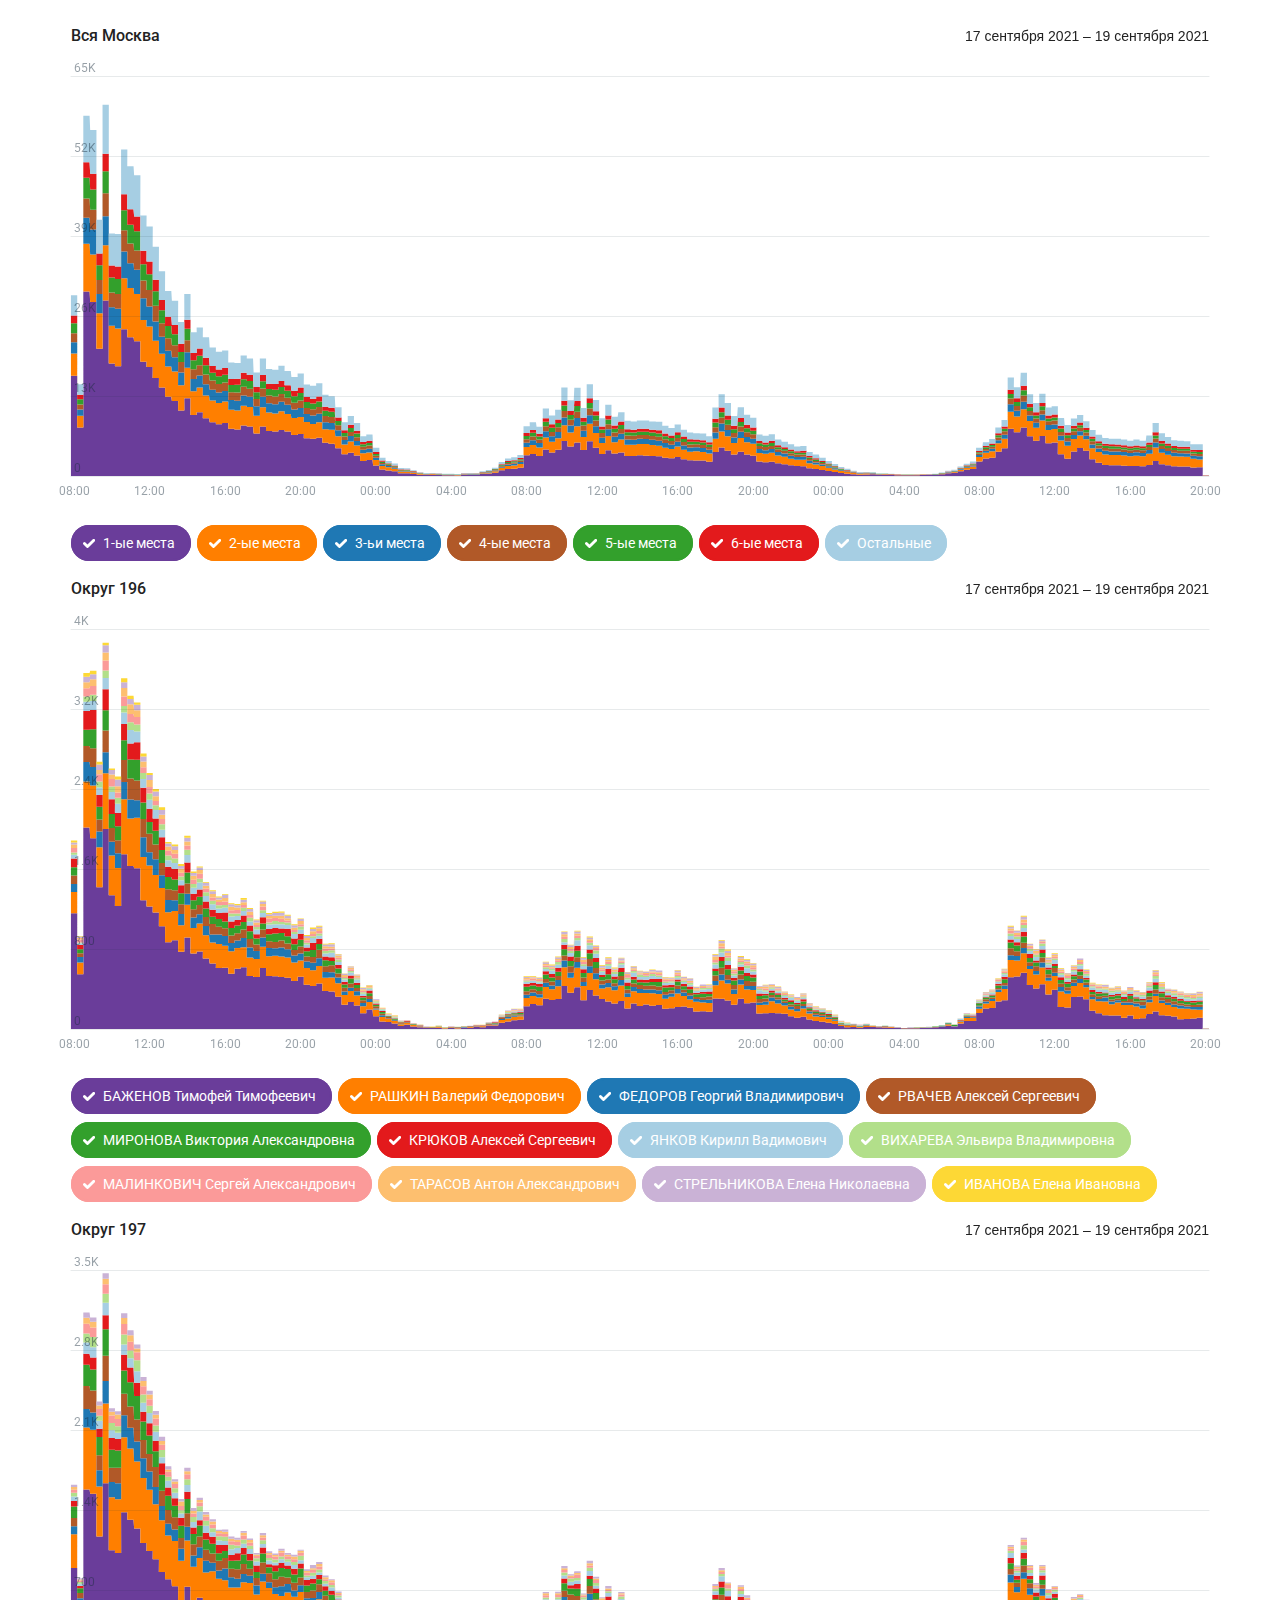
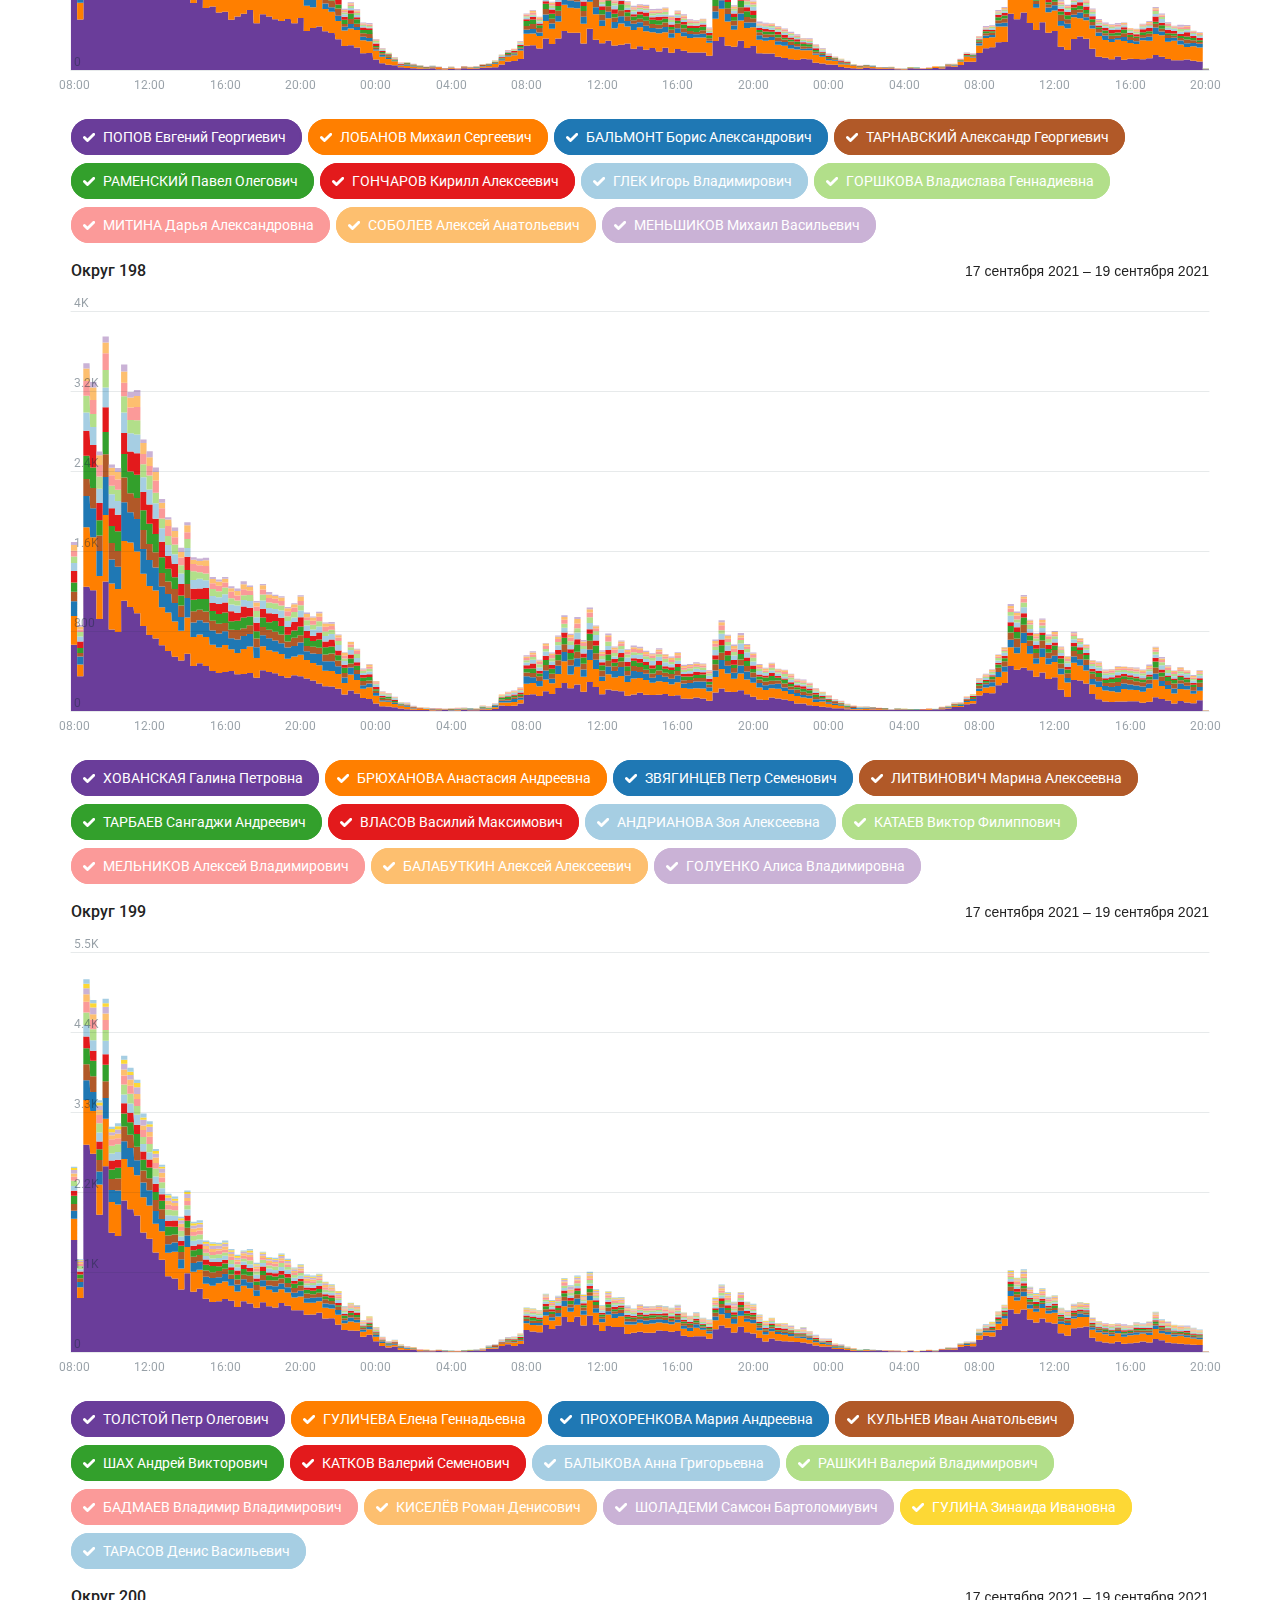
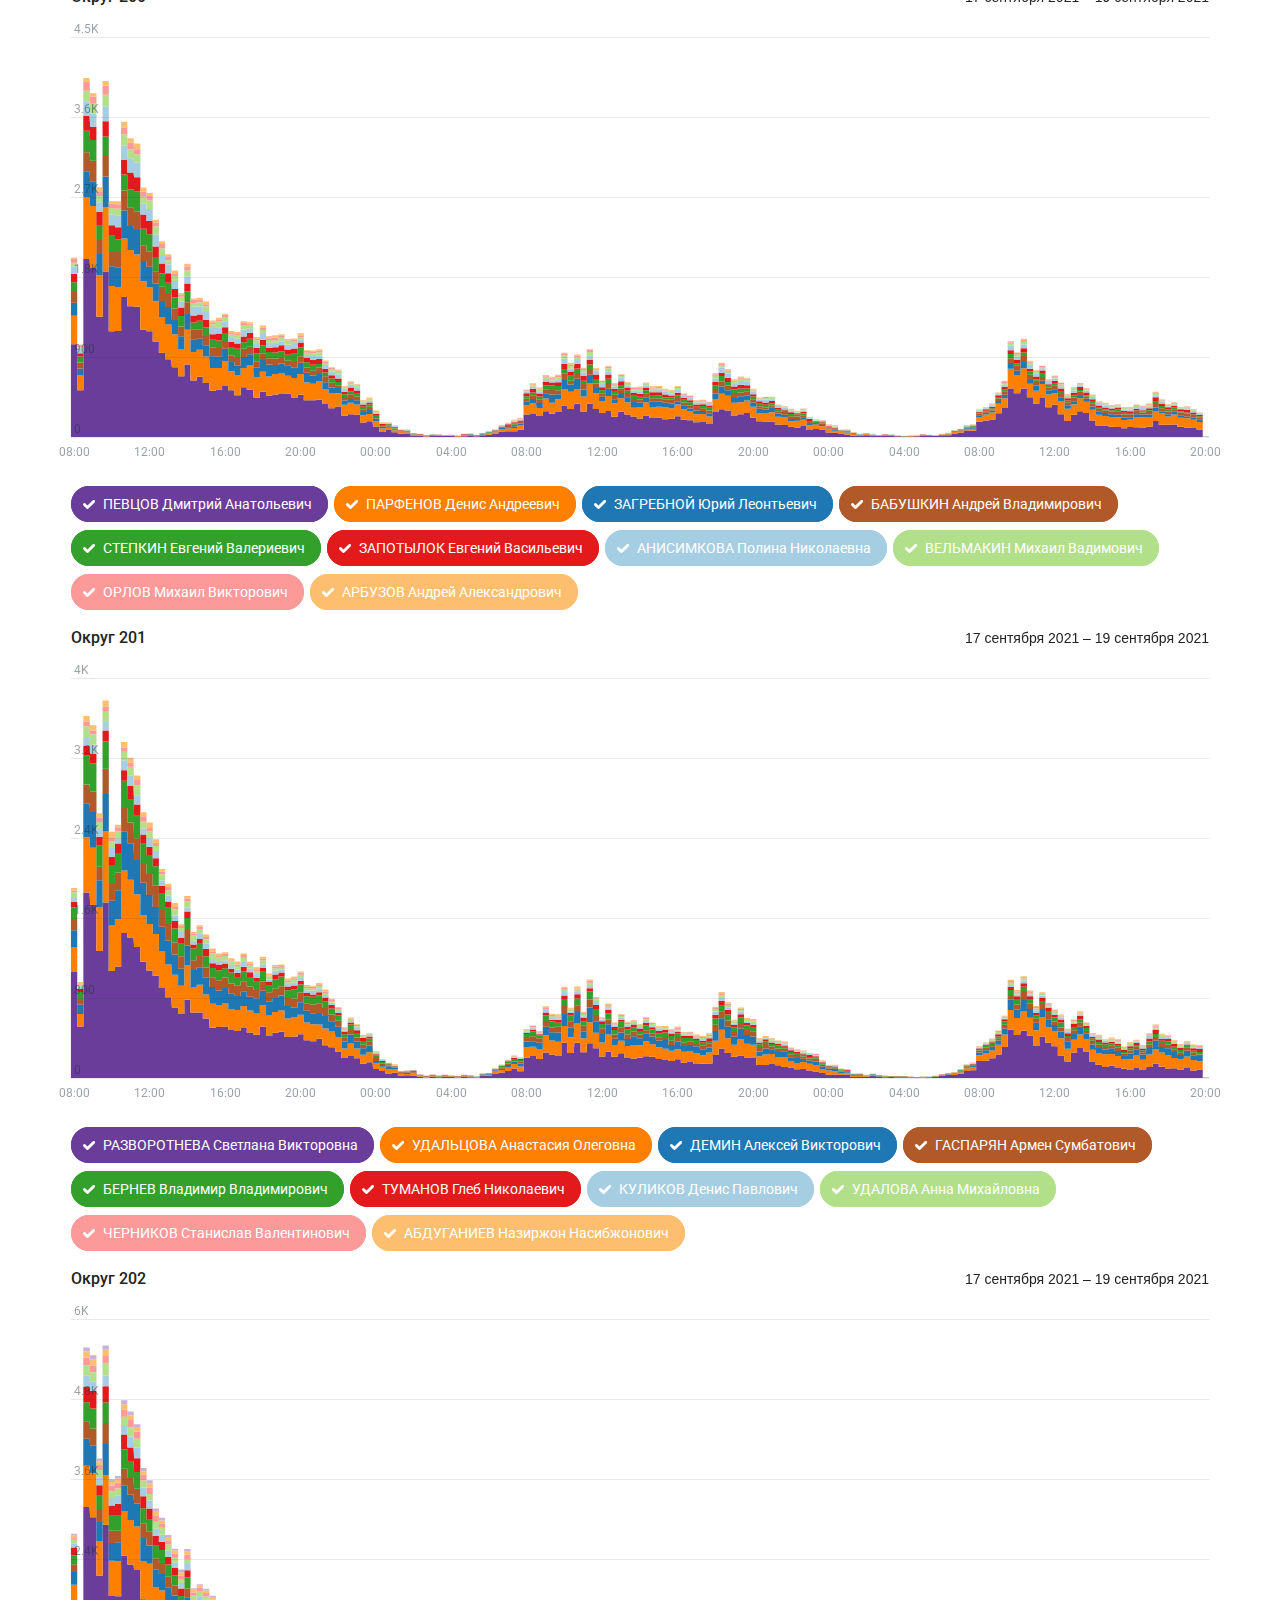
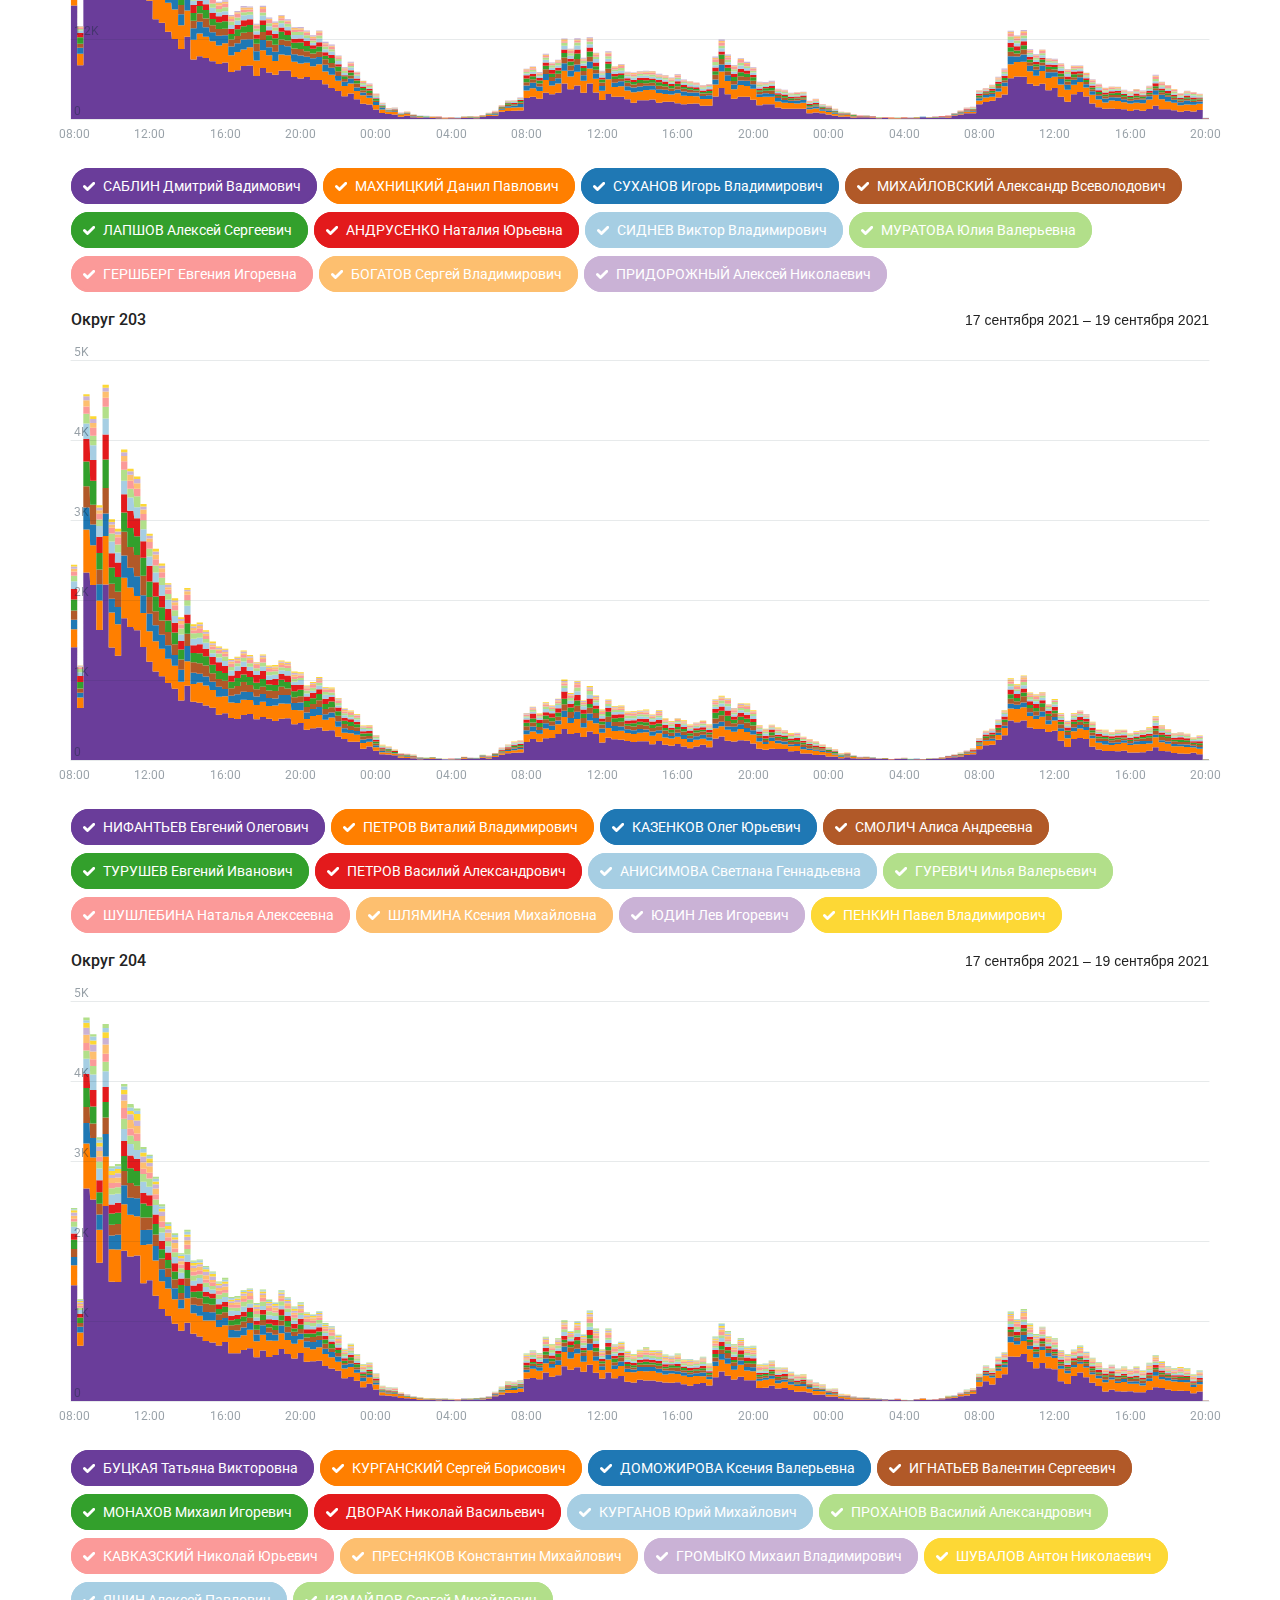
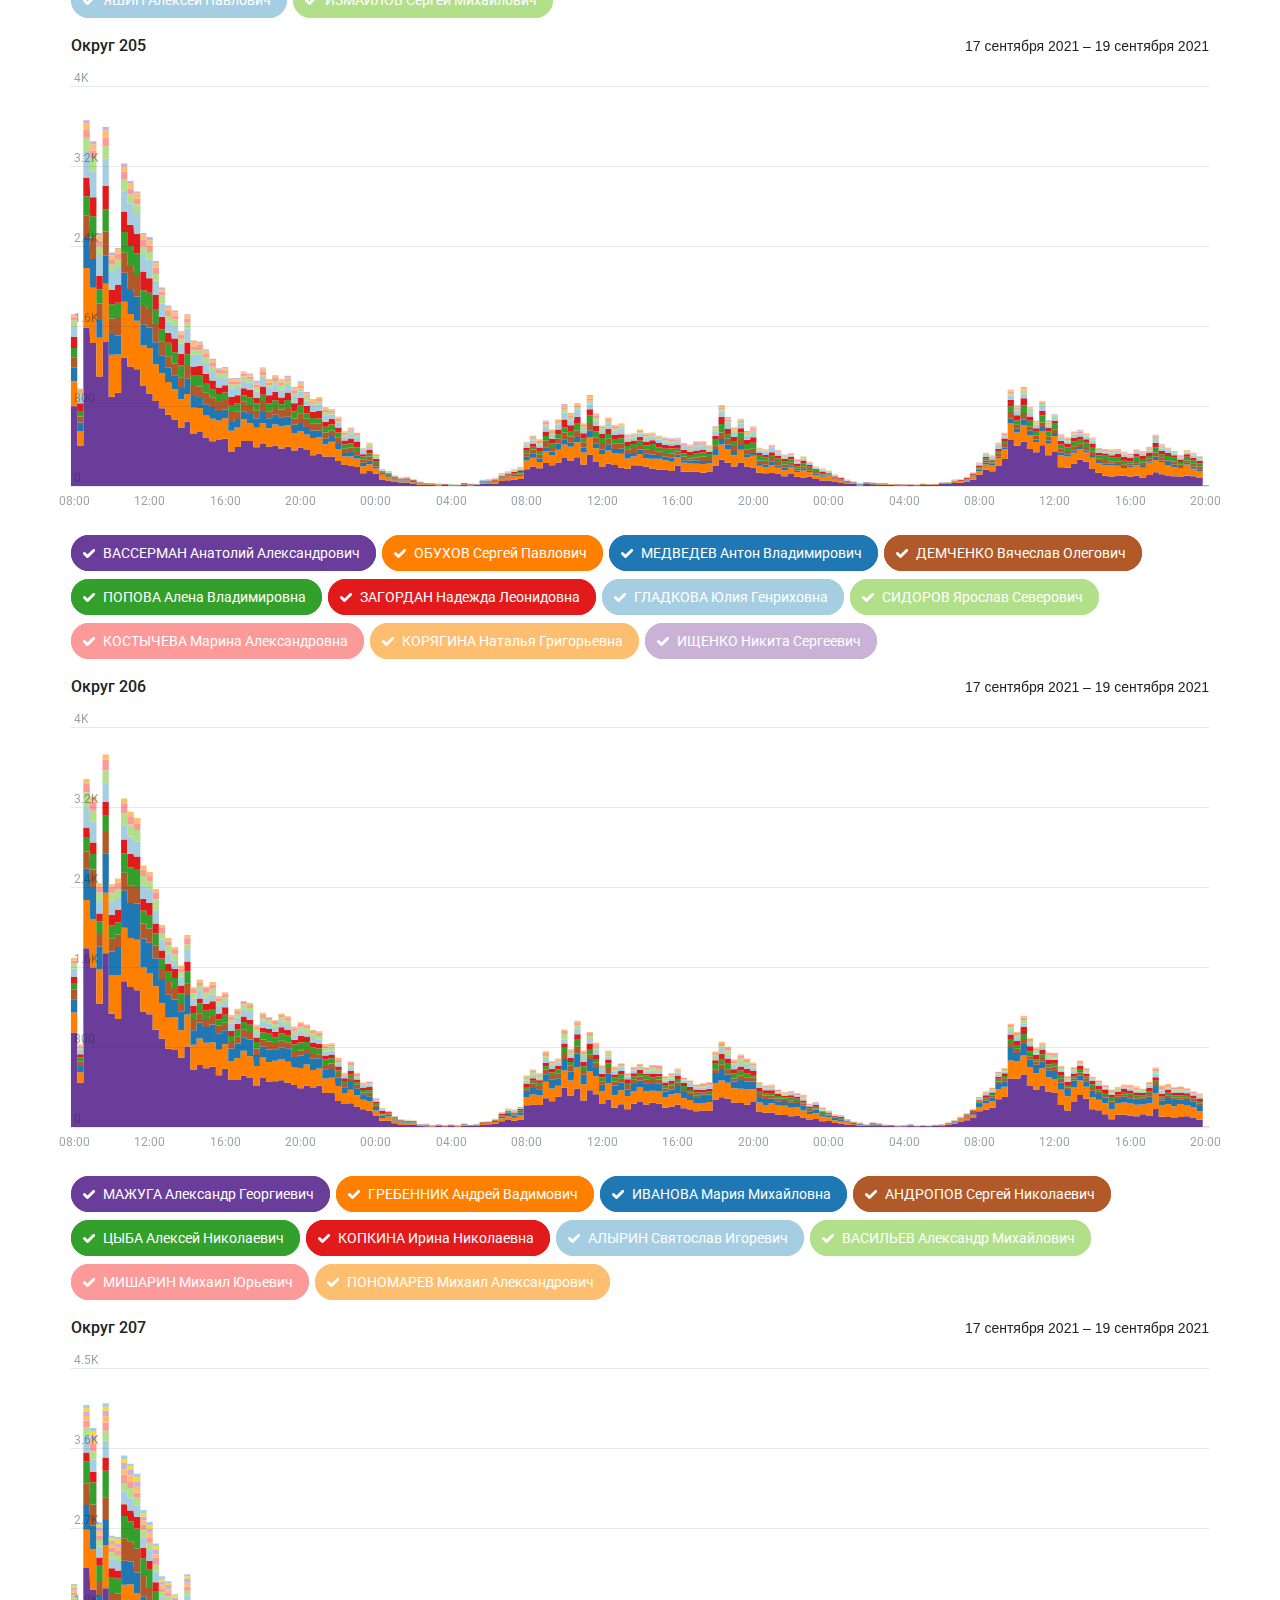
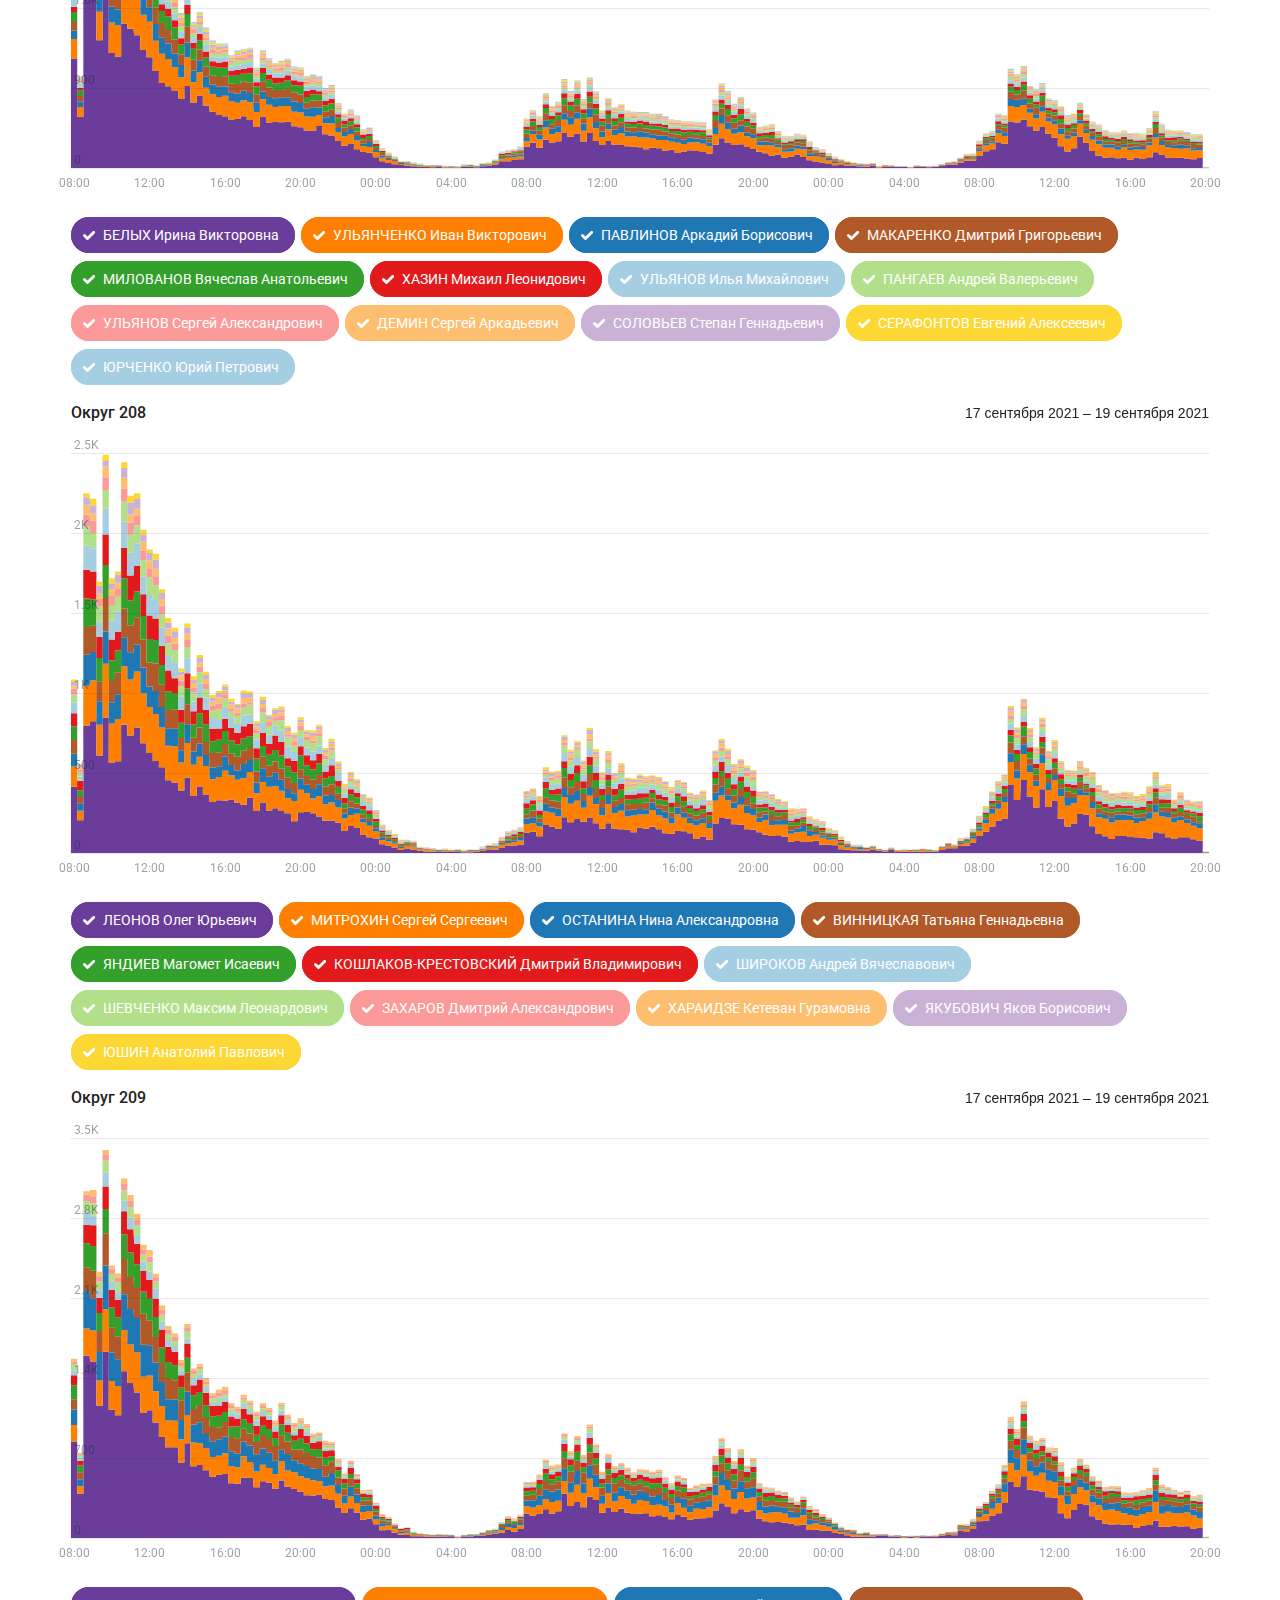
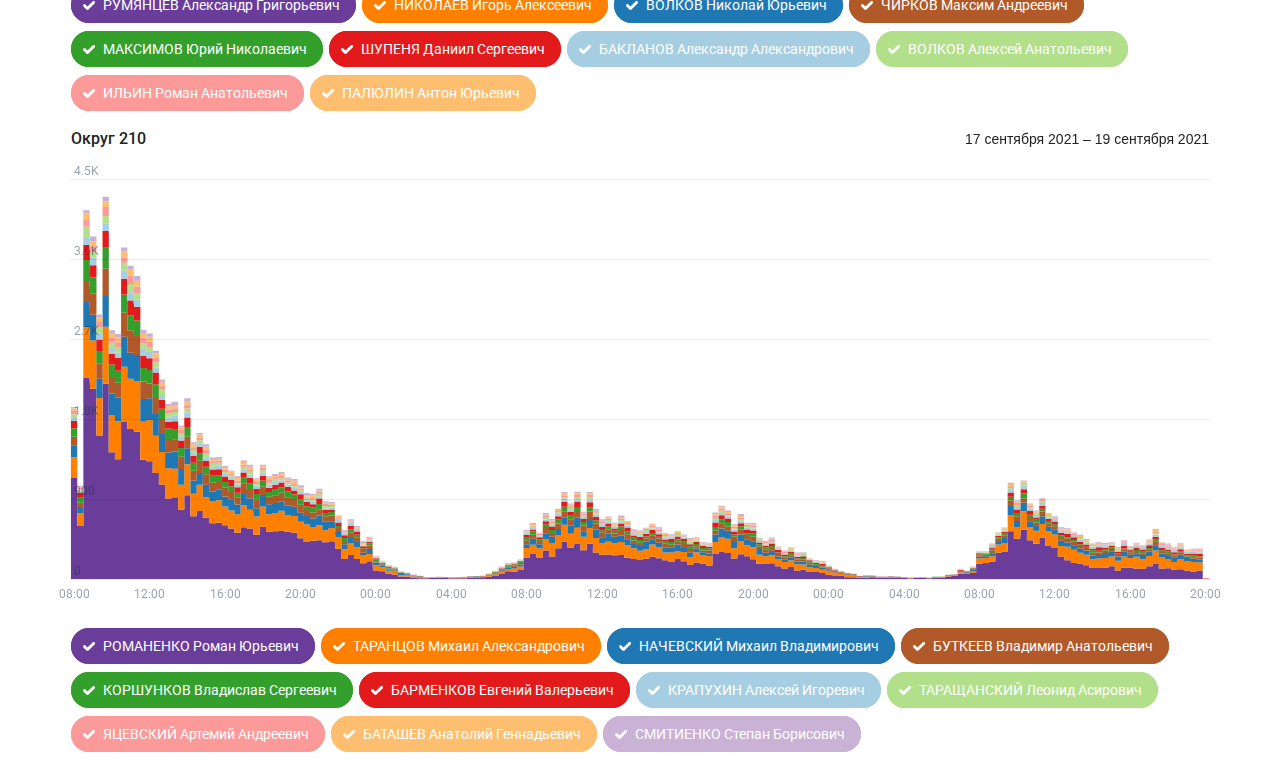
<file: bar.html>
<!DOCTYPE html>
<html lang="en">
<head>
  <meta charset="UTF-8">
  <meta http-equiv="X-UA-Compatible" content="IE=edge">
  <meta name="viewport" content="width=device-width, initial-scale=1.0">
  <link href="css/a-chart.css" rel="stylesheet" media="screen">
  <link href="https://fonts.googleapis.com/css?family=Roboto:400,500,700" rel="stylesheet">
  <title>Электронное голосование в Москве</title>
  <style>
    body {
      display: flex;
      flex-direction: column;
      align-items: center;
    }
    .app {
      width: 90%;
    }
    .a-chart {
      position: relative;
    }
    .a-chart__overview {
      display: none;
    }
  </style>
</head>
<body>
  <div class="app" id="app"></div>
  <script src="js/a-chart.js"></script>
  <script src="js/candidates-deg.js"></script>
  <script src="js/votes-deg.js"></script>
  <script>
    const mode = 'bar';
  </script>
  <script src="js/main.js"></script>
</body>
</html>
</file>
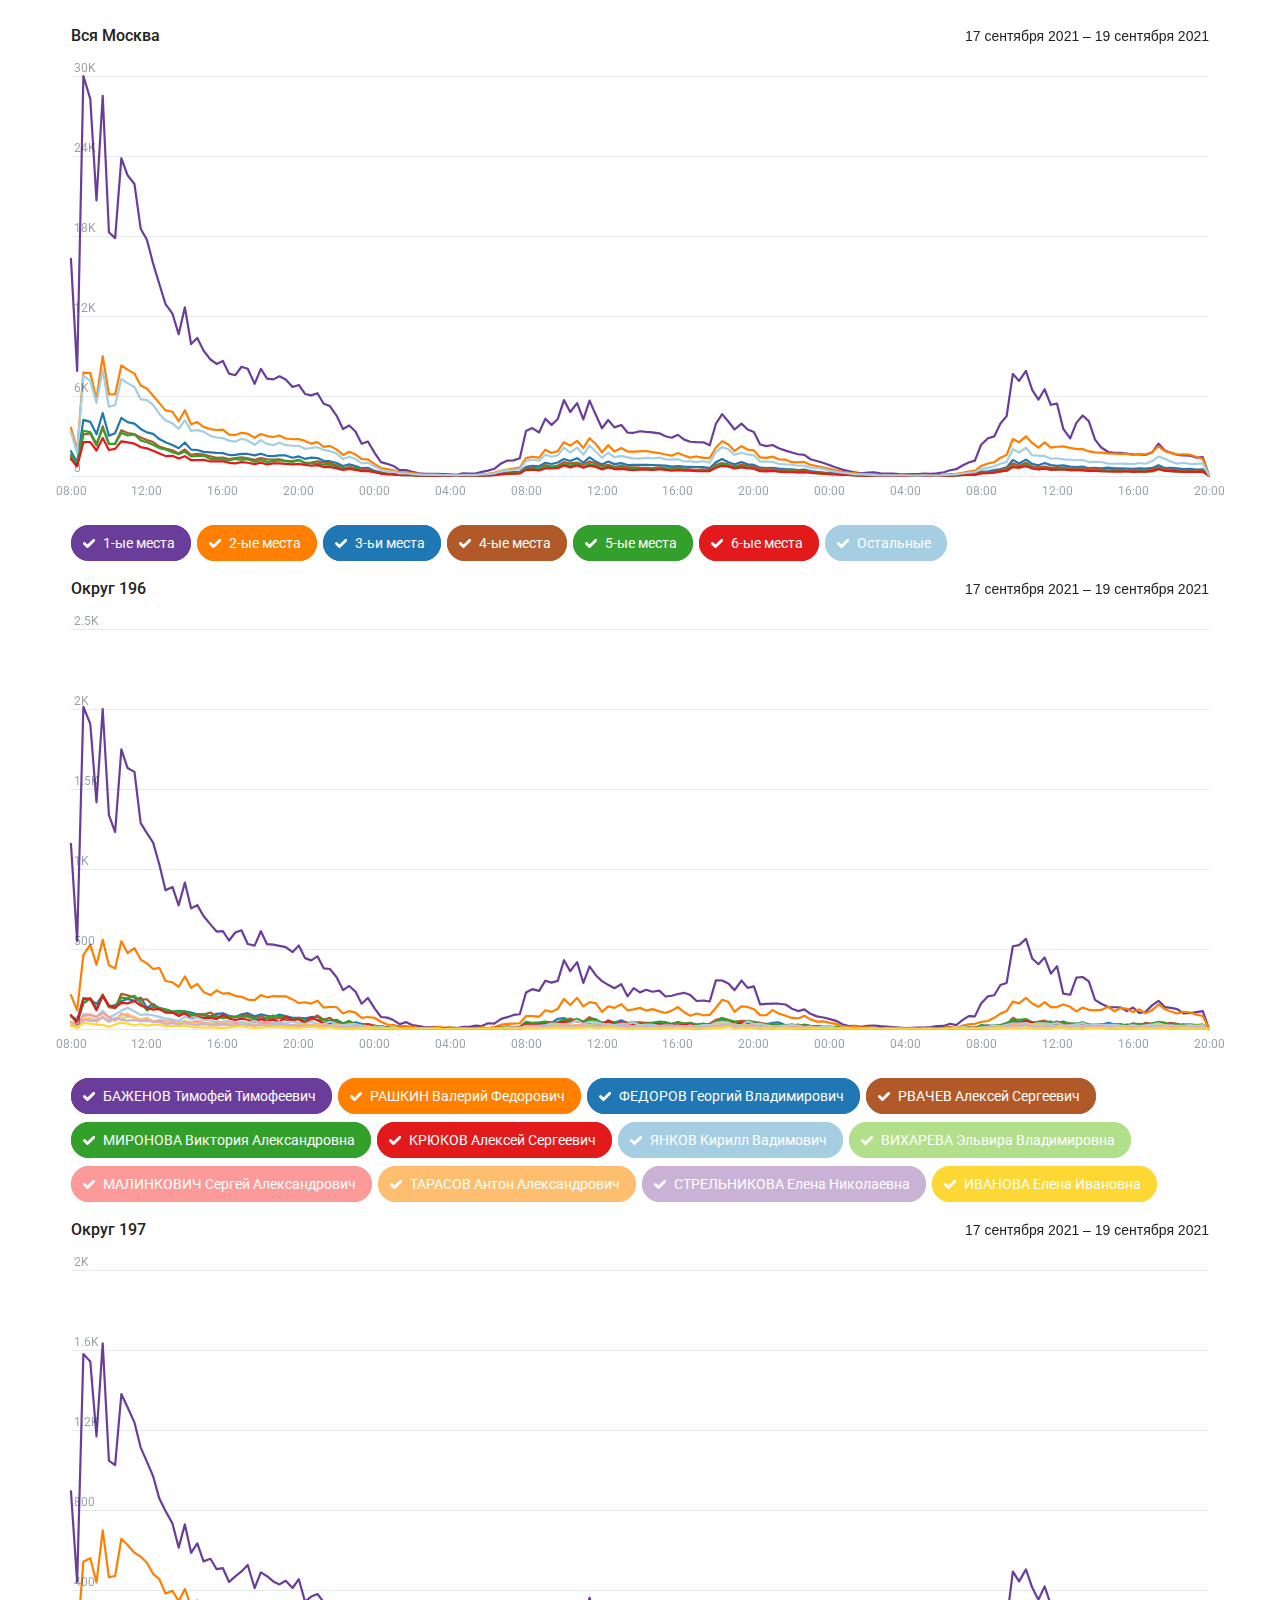
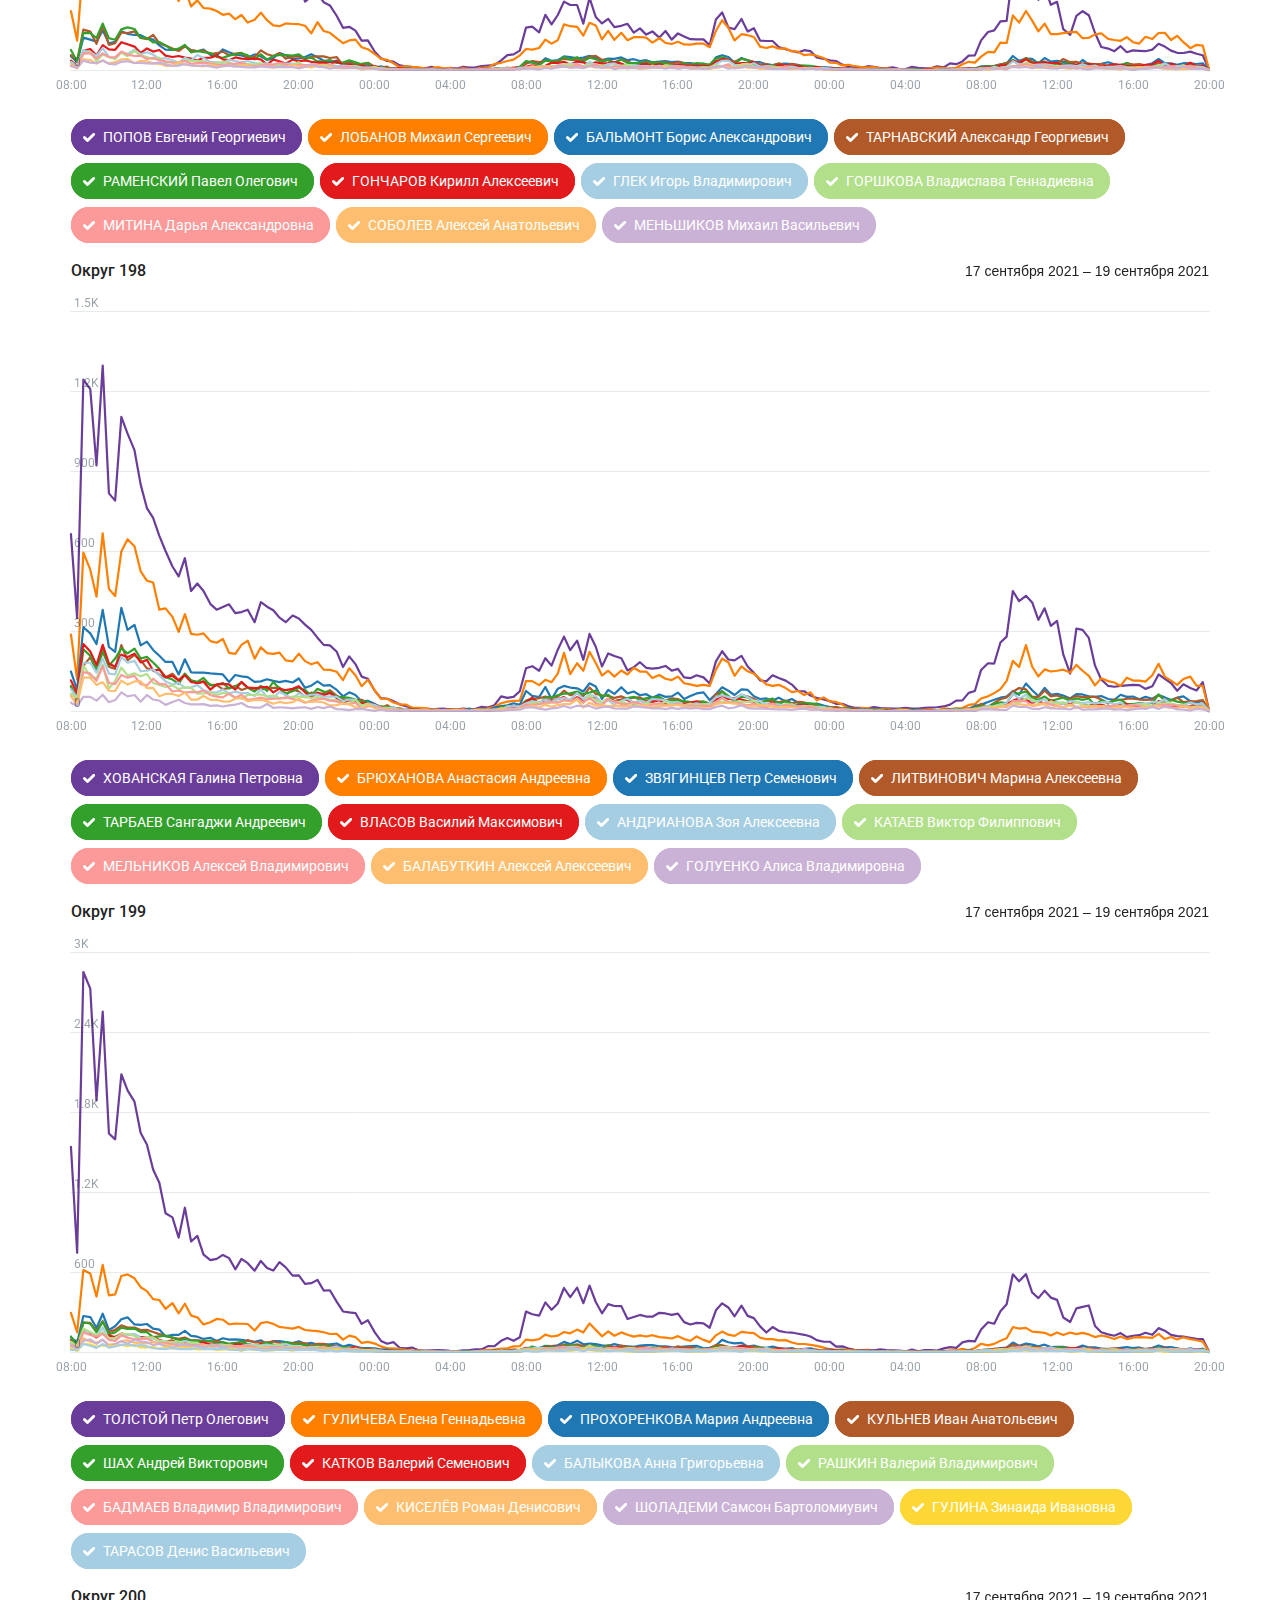
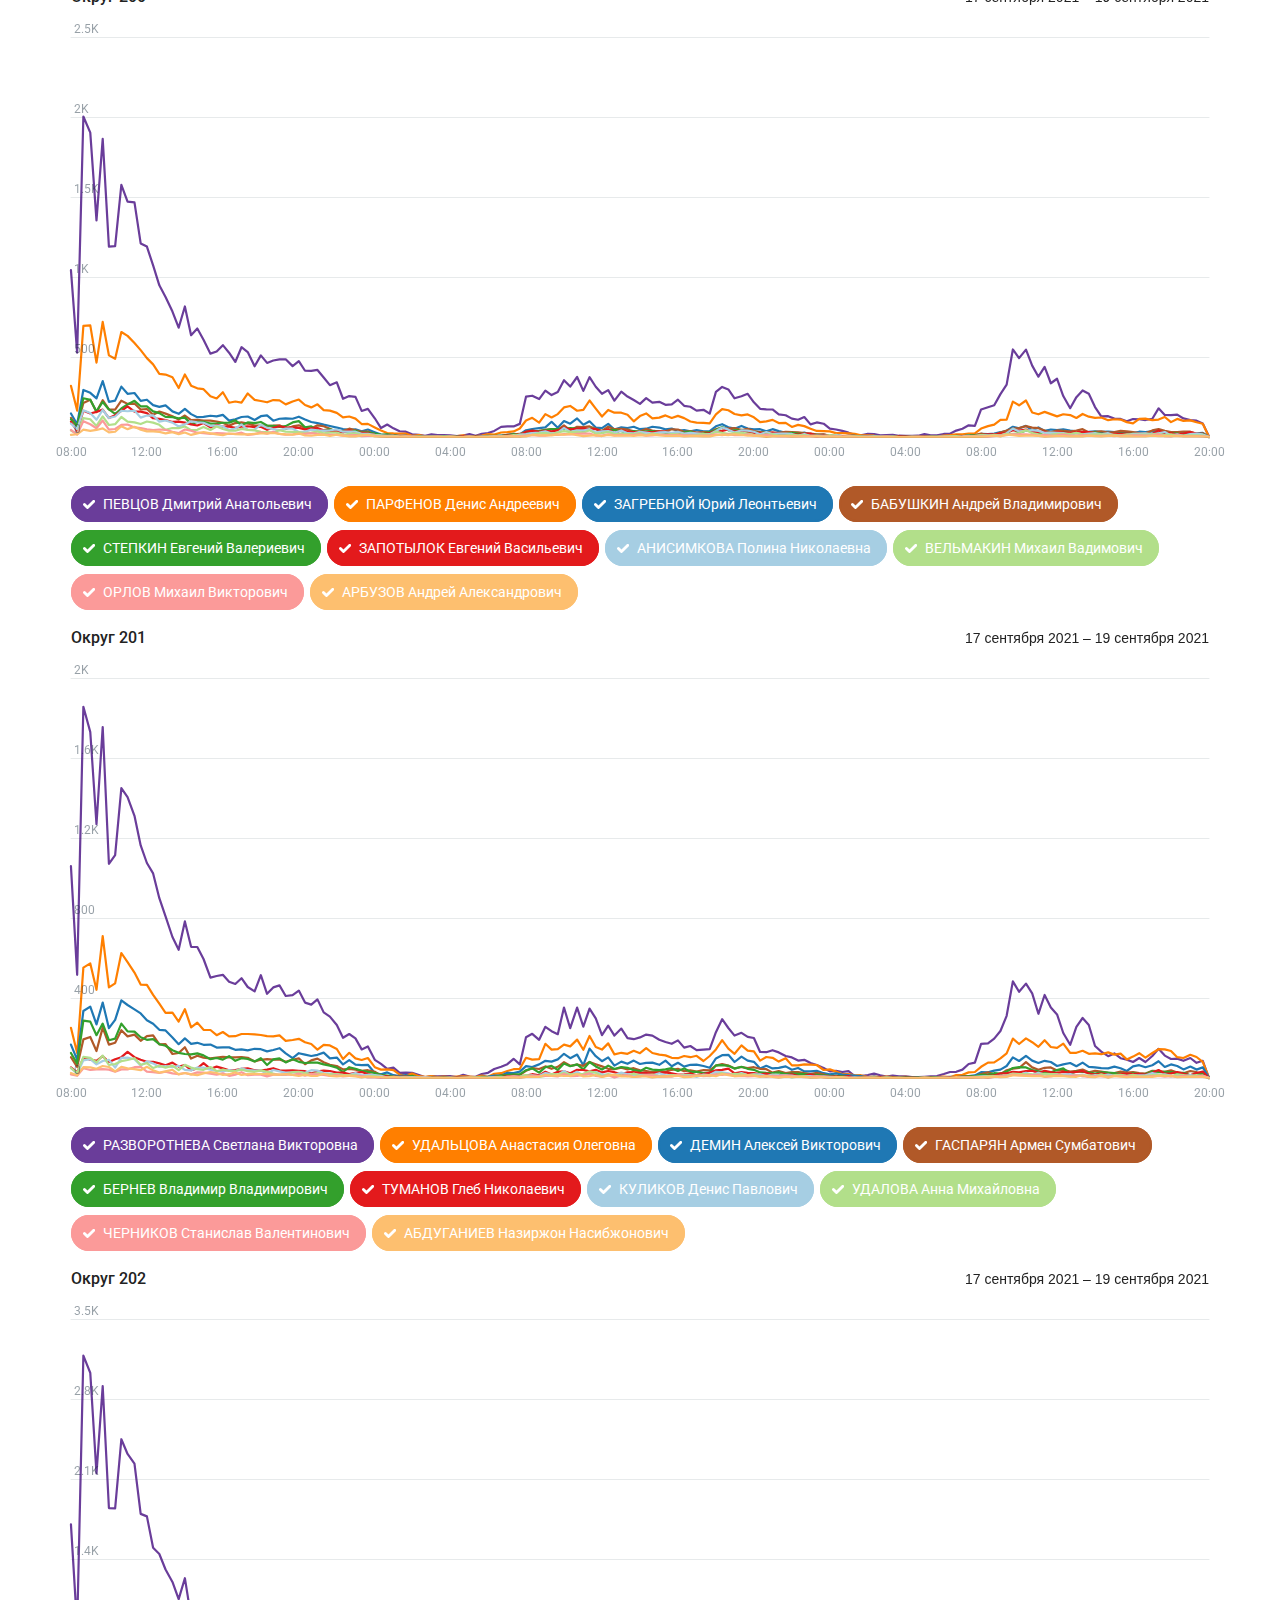
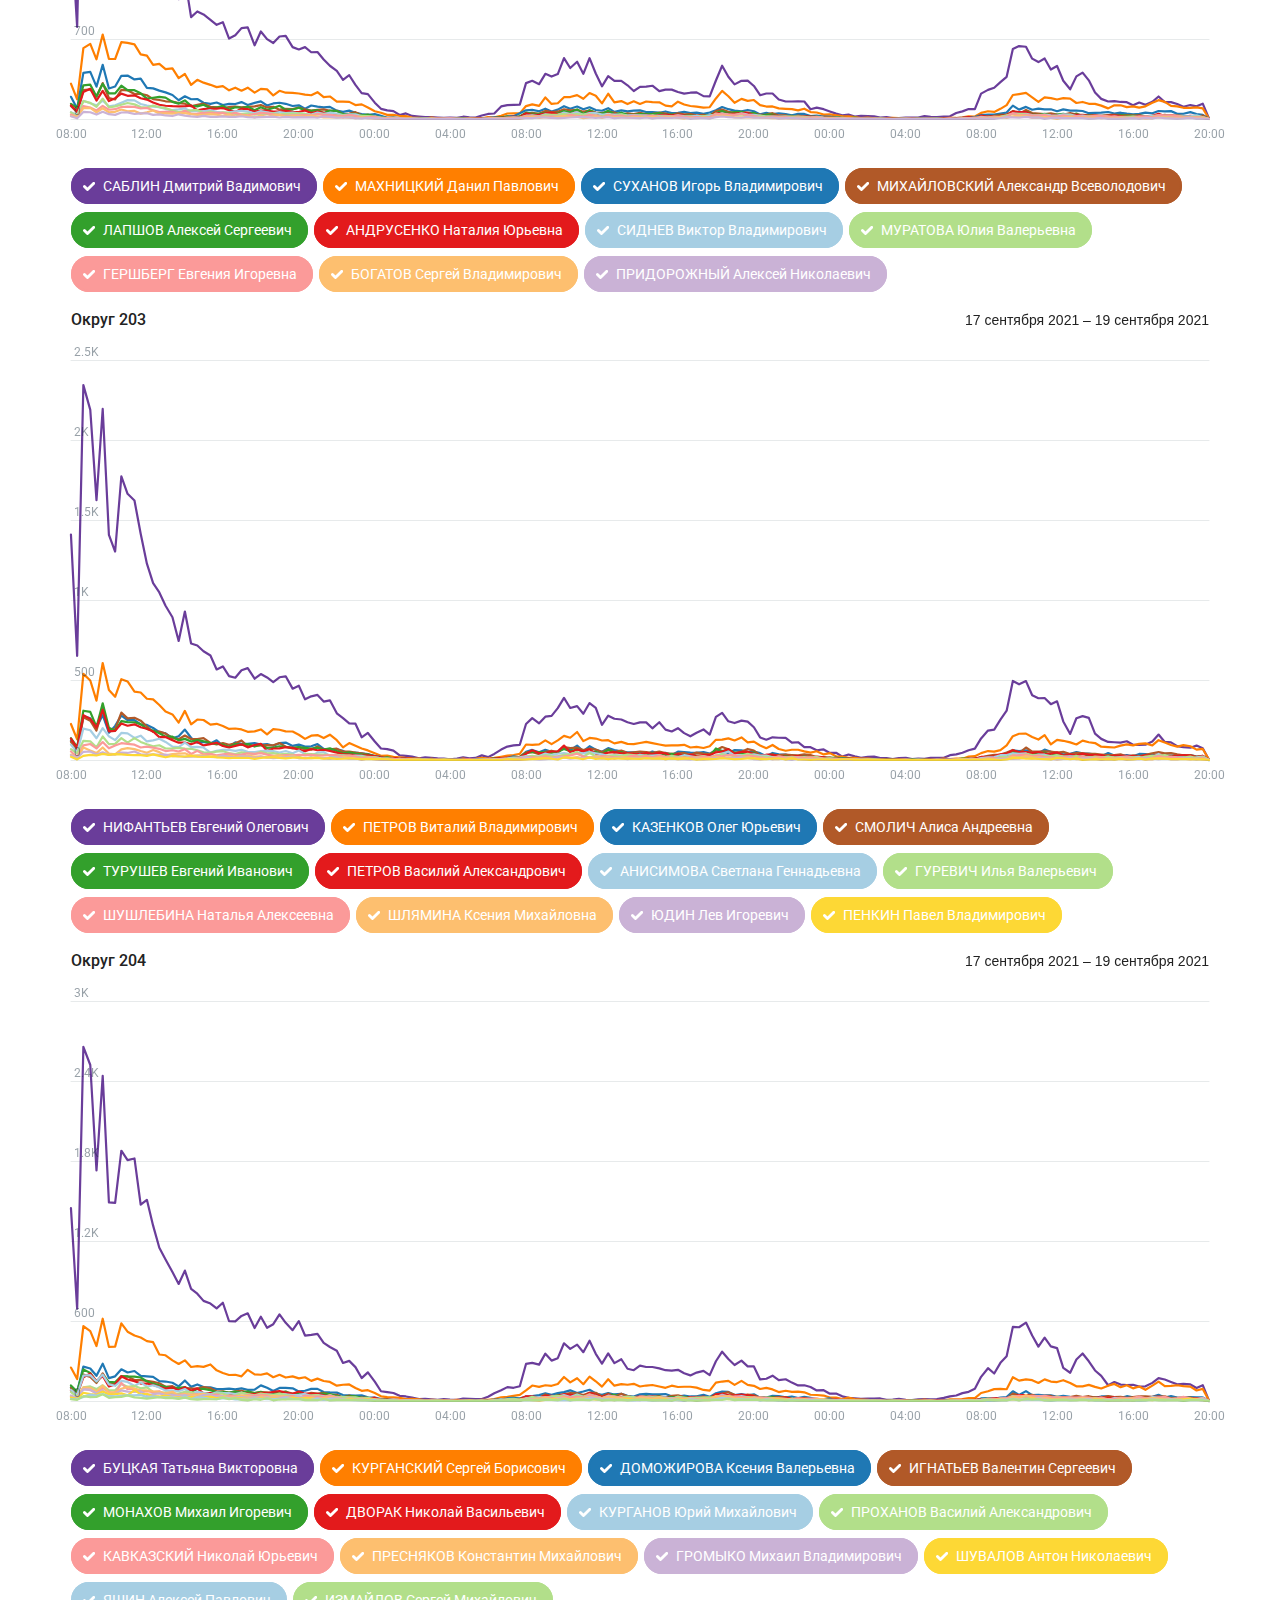
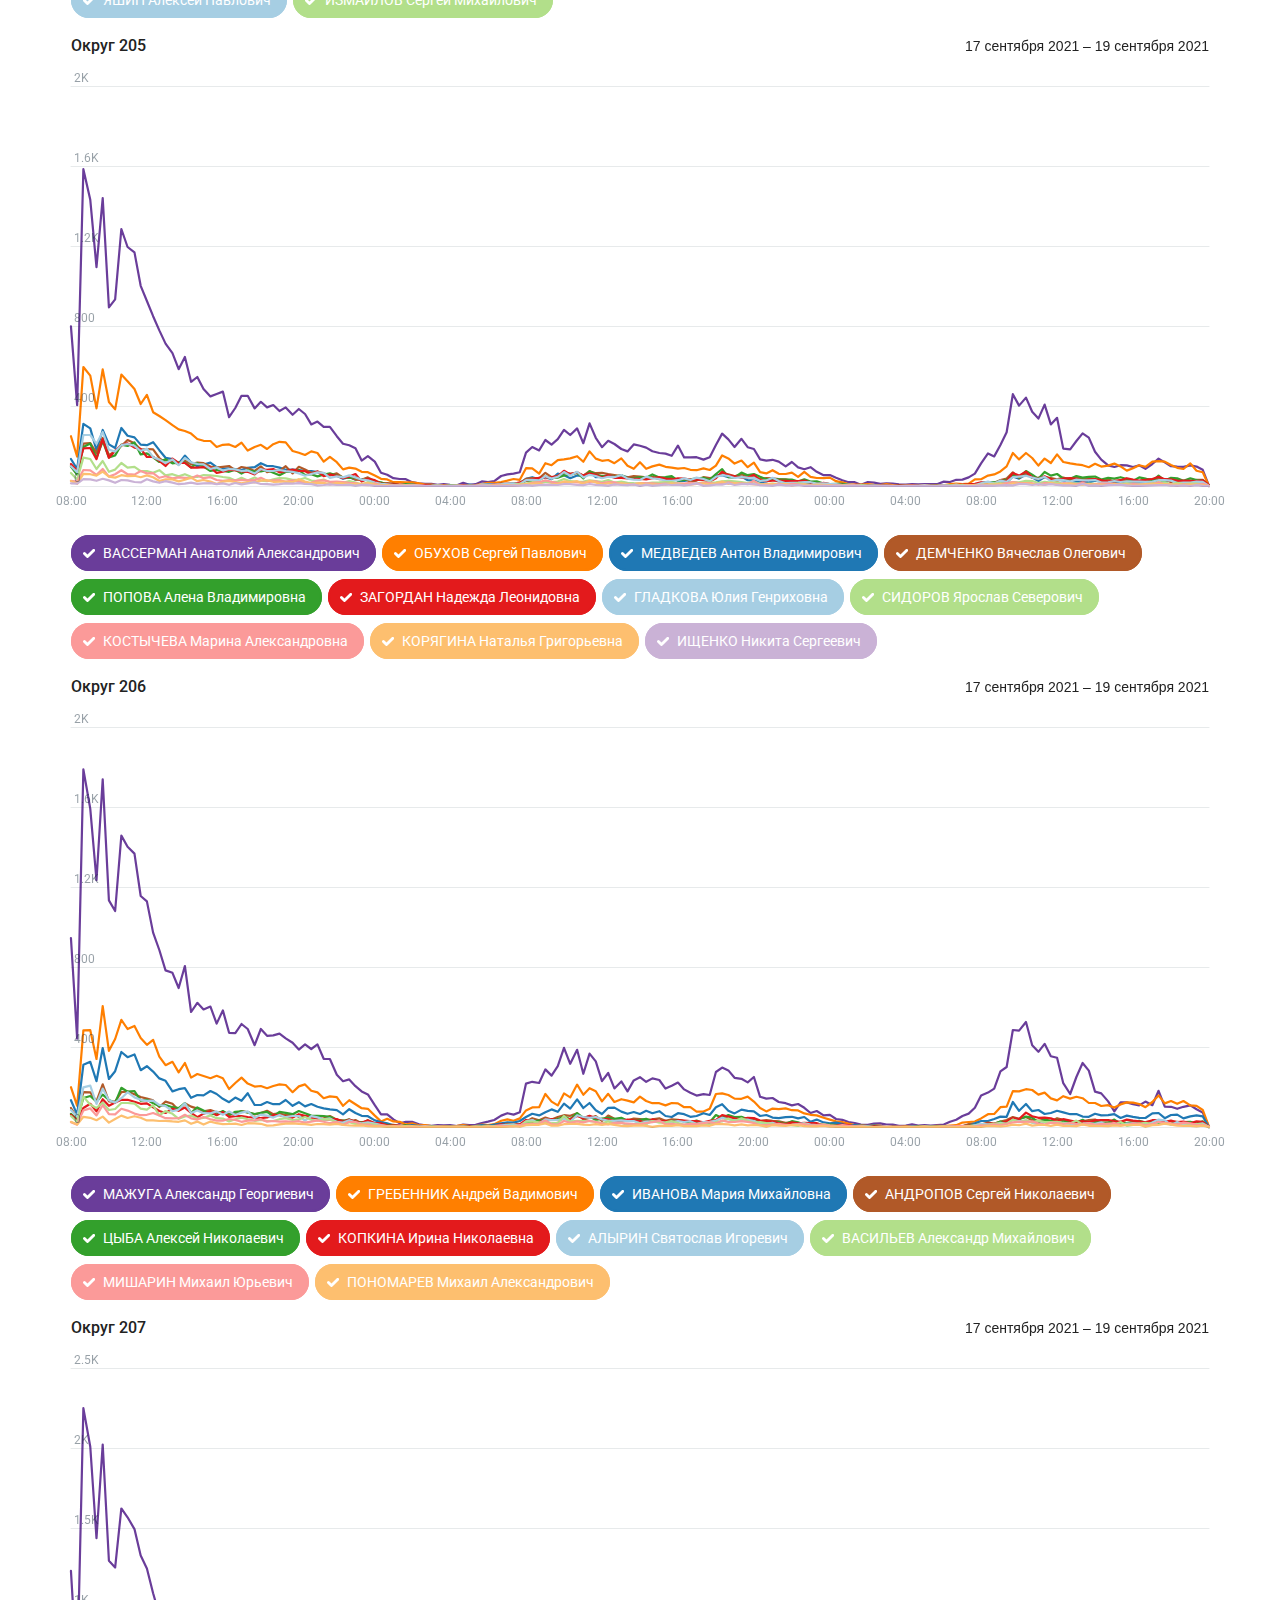
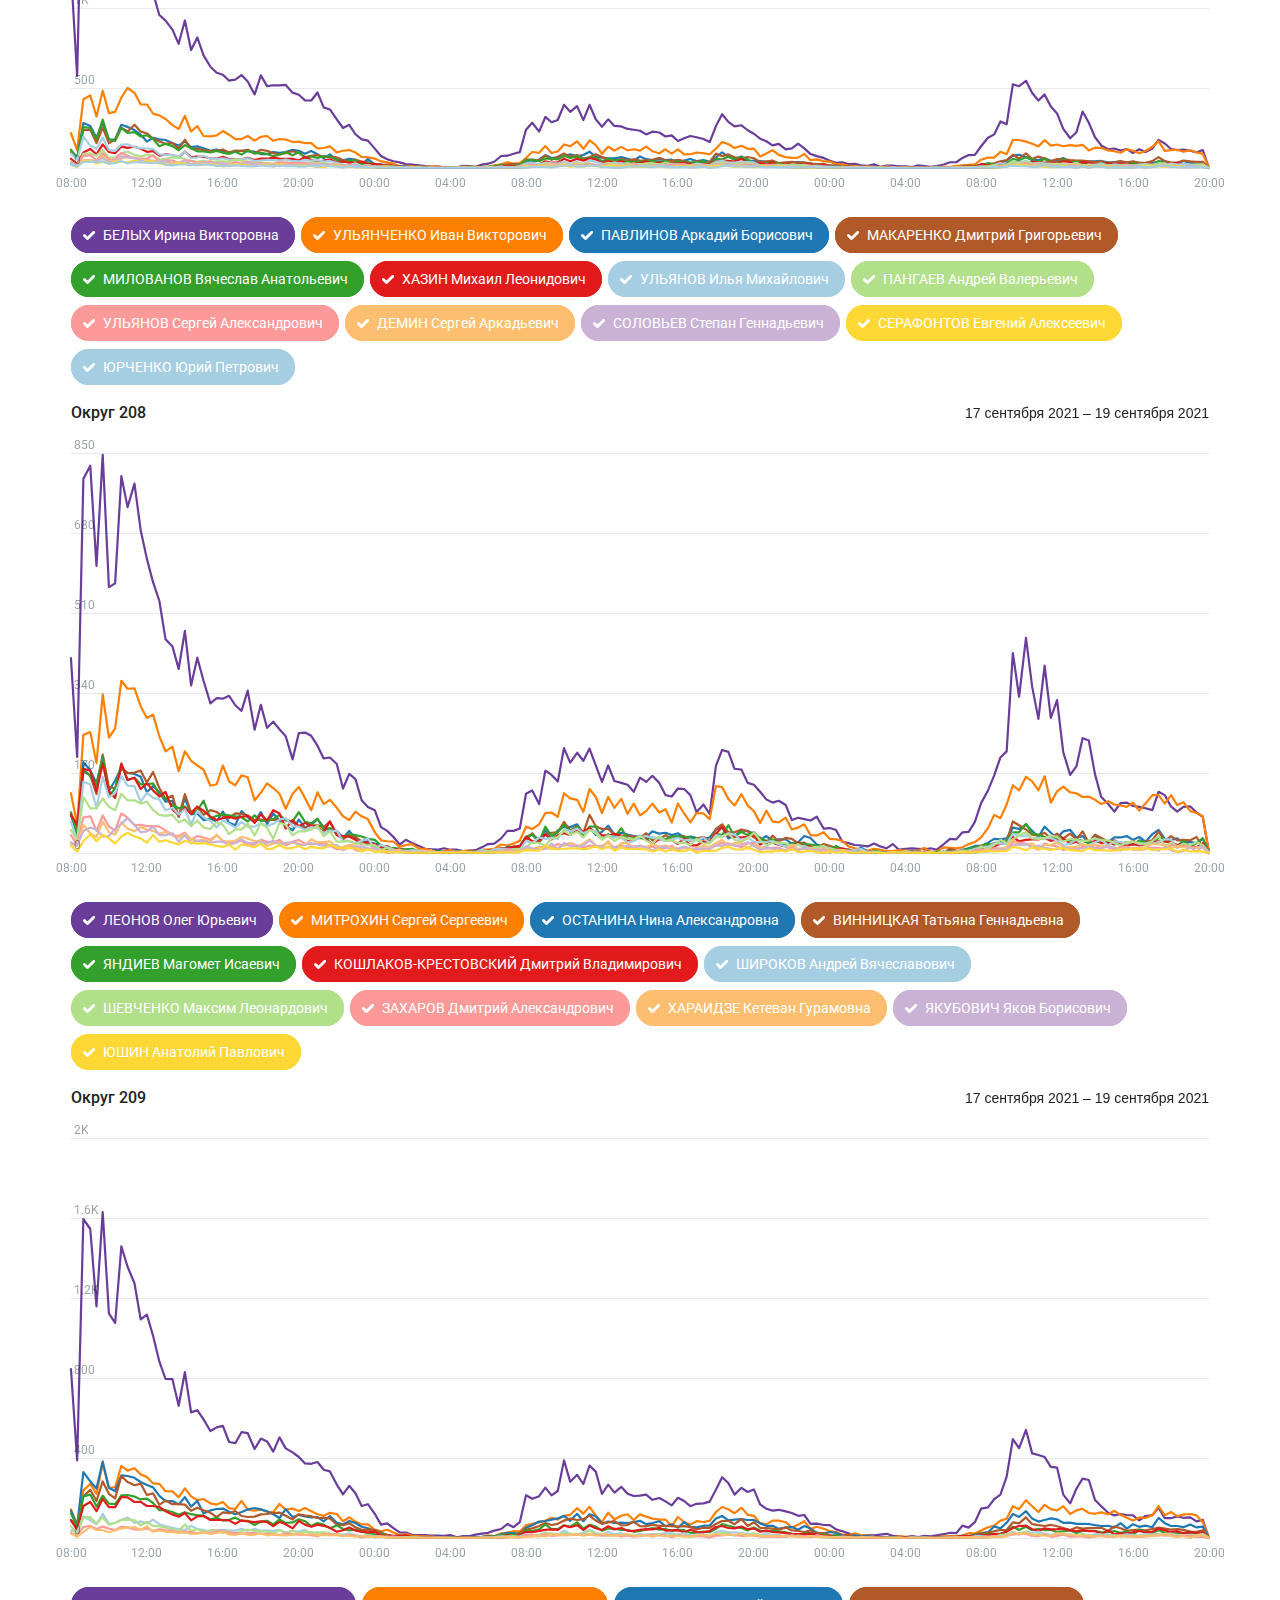
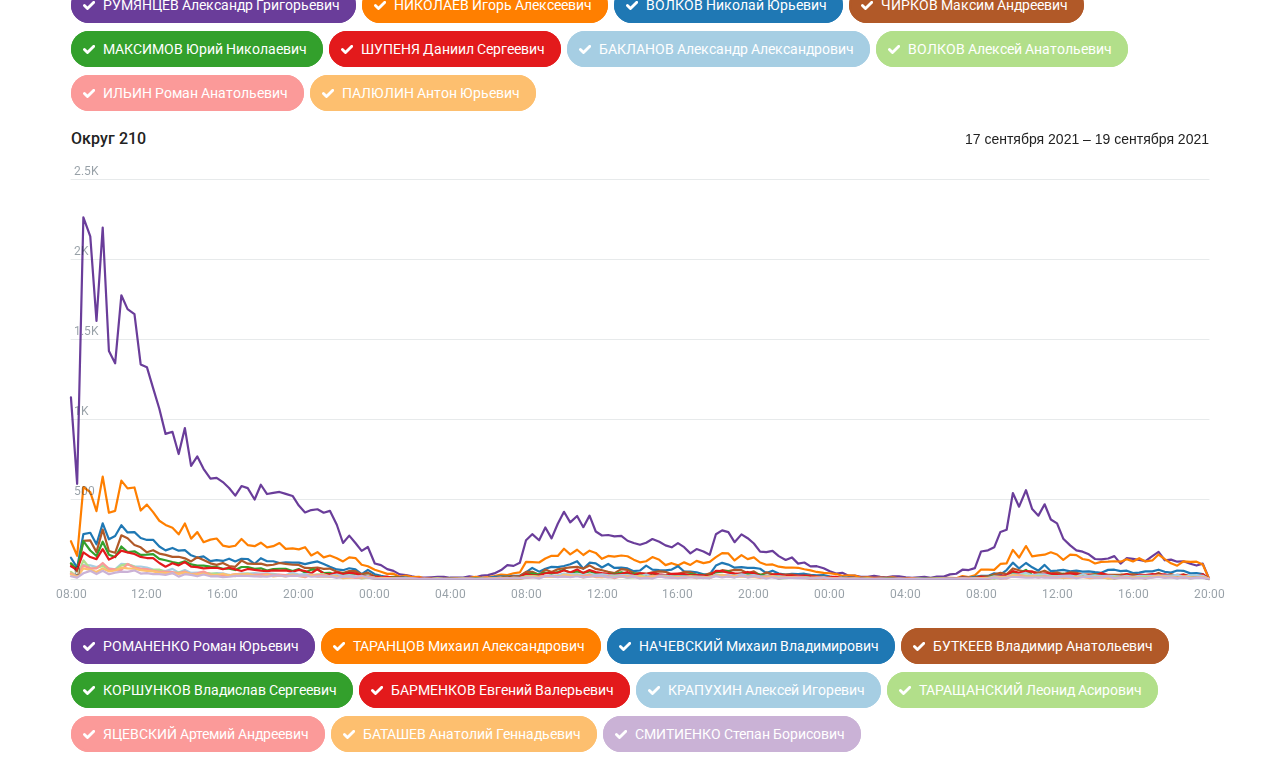
<file: line.html>
<!DOCTYPE html>
<html lang="en">
<head>
  <meta charset="UTF-8">
  <meta http-equiv="X-UA-Compatible" content="IE=edge">
  <meta name="viewport" content="width=device-width, initial-scale=1.0">
  <link href="css/a-chart.css" rel="stylesheet" media="screen">
  <link href="https://fonts.googleapis.com/css?family=Roboto:400,500,700" rel="stylesheet">
  <title>Электронное голосование в Москве</title>
  <style>
    body {
      display: flex;
      flex-direction: column;
      align-items: center;
    }
    .app {
      width: 90%;
    }
    .a-chart {
      position: relative;
    }
    .a-chart__overview {
      display: none;
    }
  </style>
</head>
<body>
  <div class="app" id="app"></div>
  <script src="js/a-chart.js"></script>
  <script src="js/candidates-deg.js"></script>
  <script src="js/votes-deg.js"></script>
  <script>
    const mode = 'line';
  </script>
  <script src="js/main.js"></script>
</body>
</html>
</file>
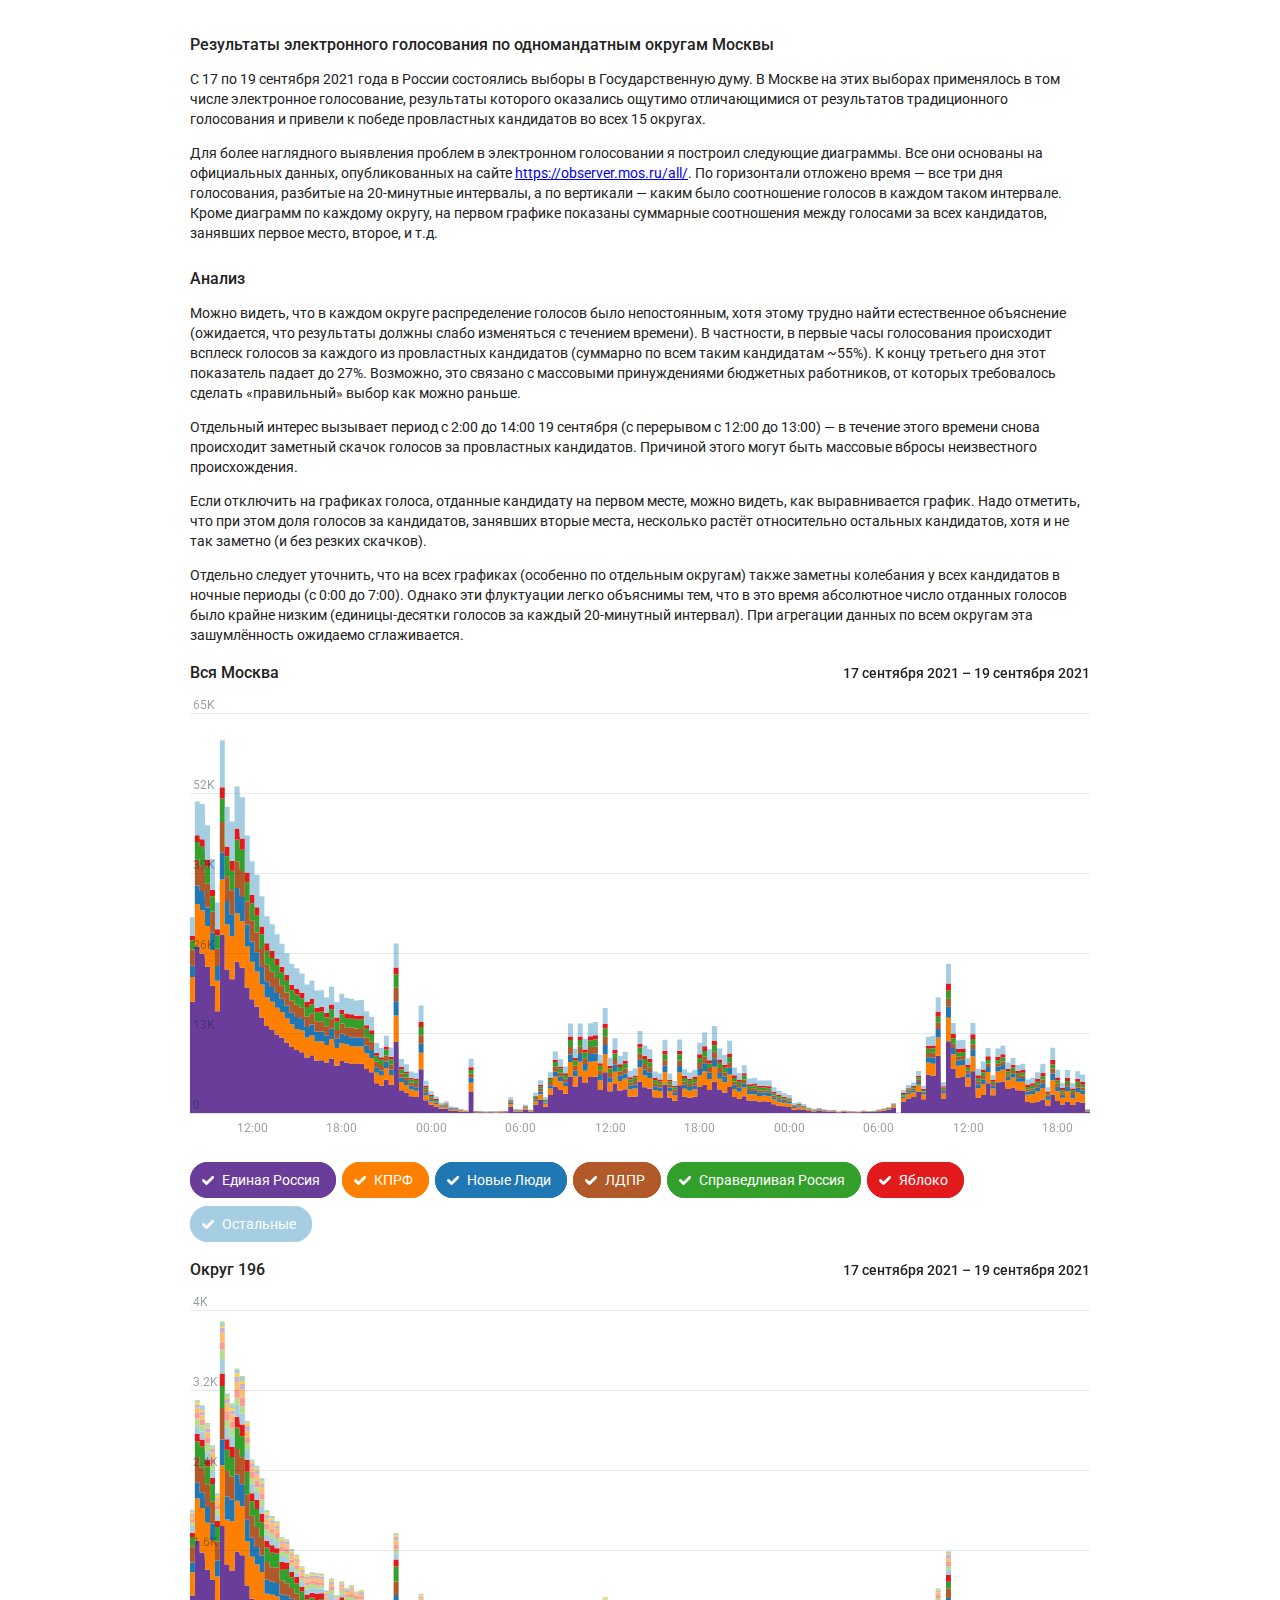
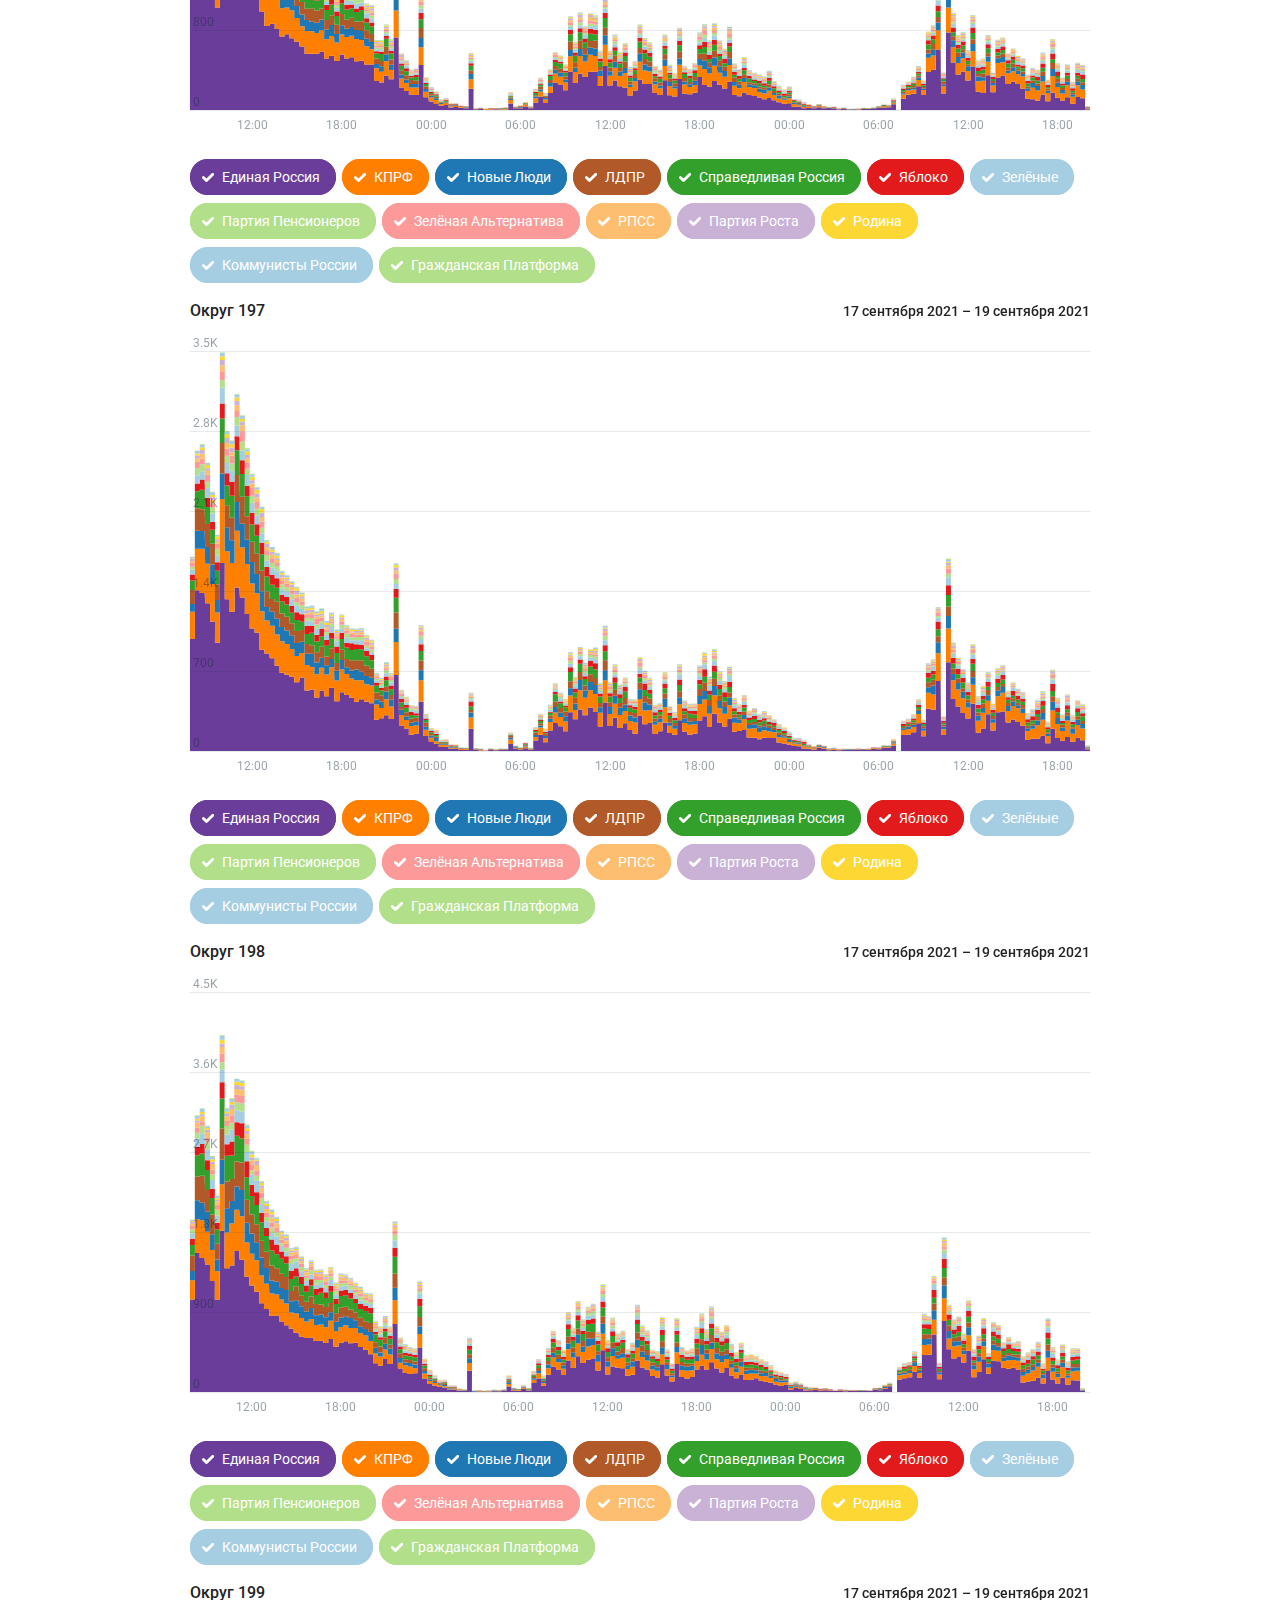
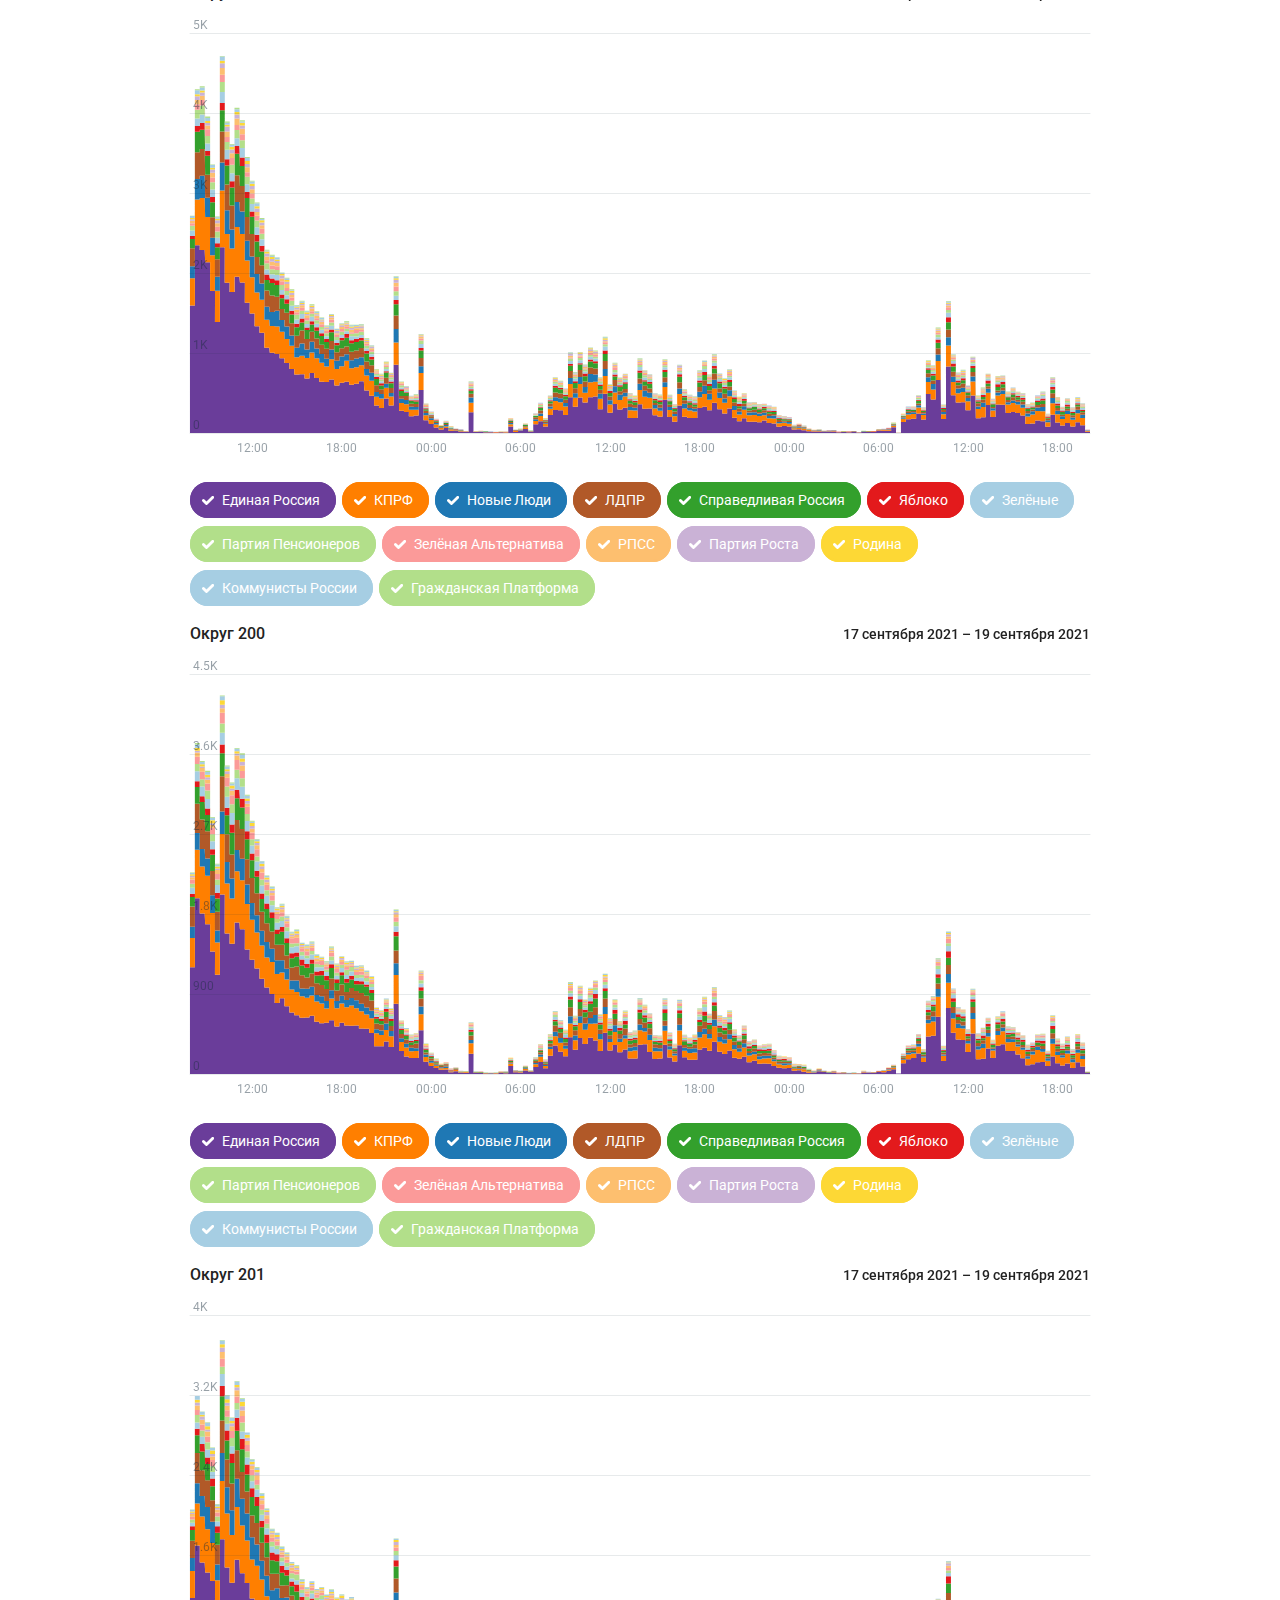
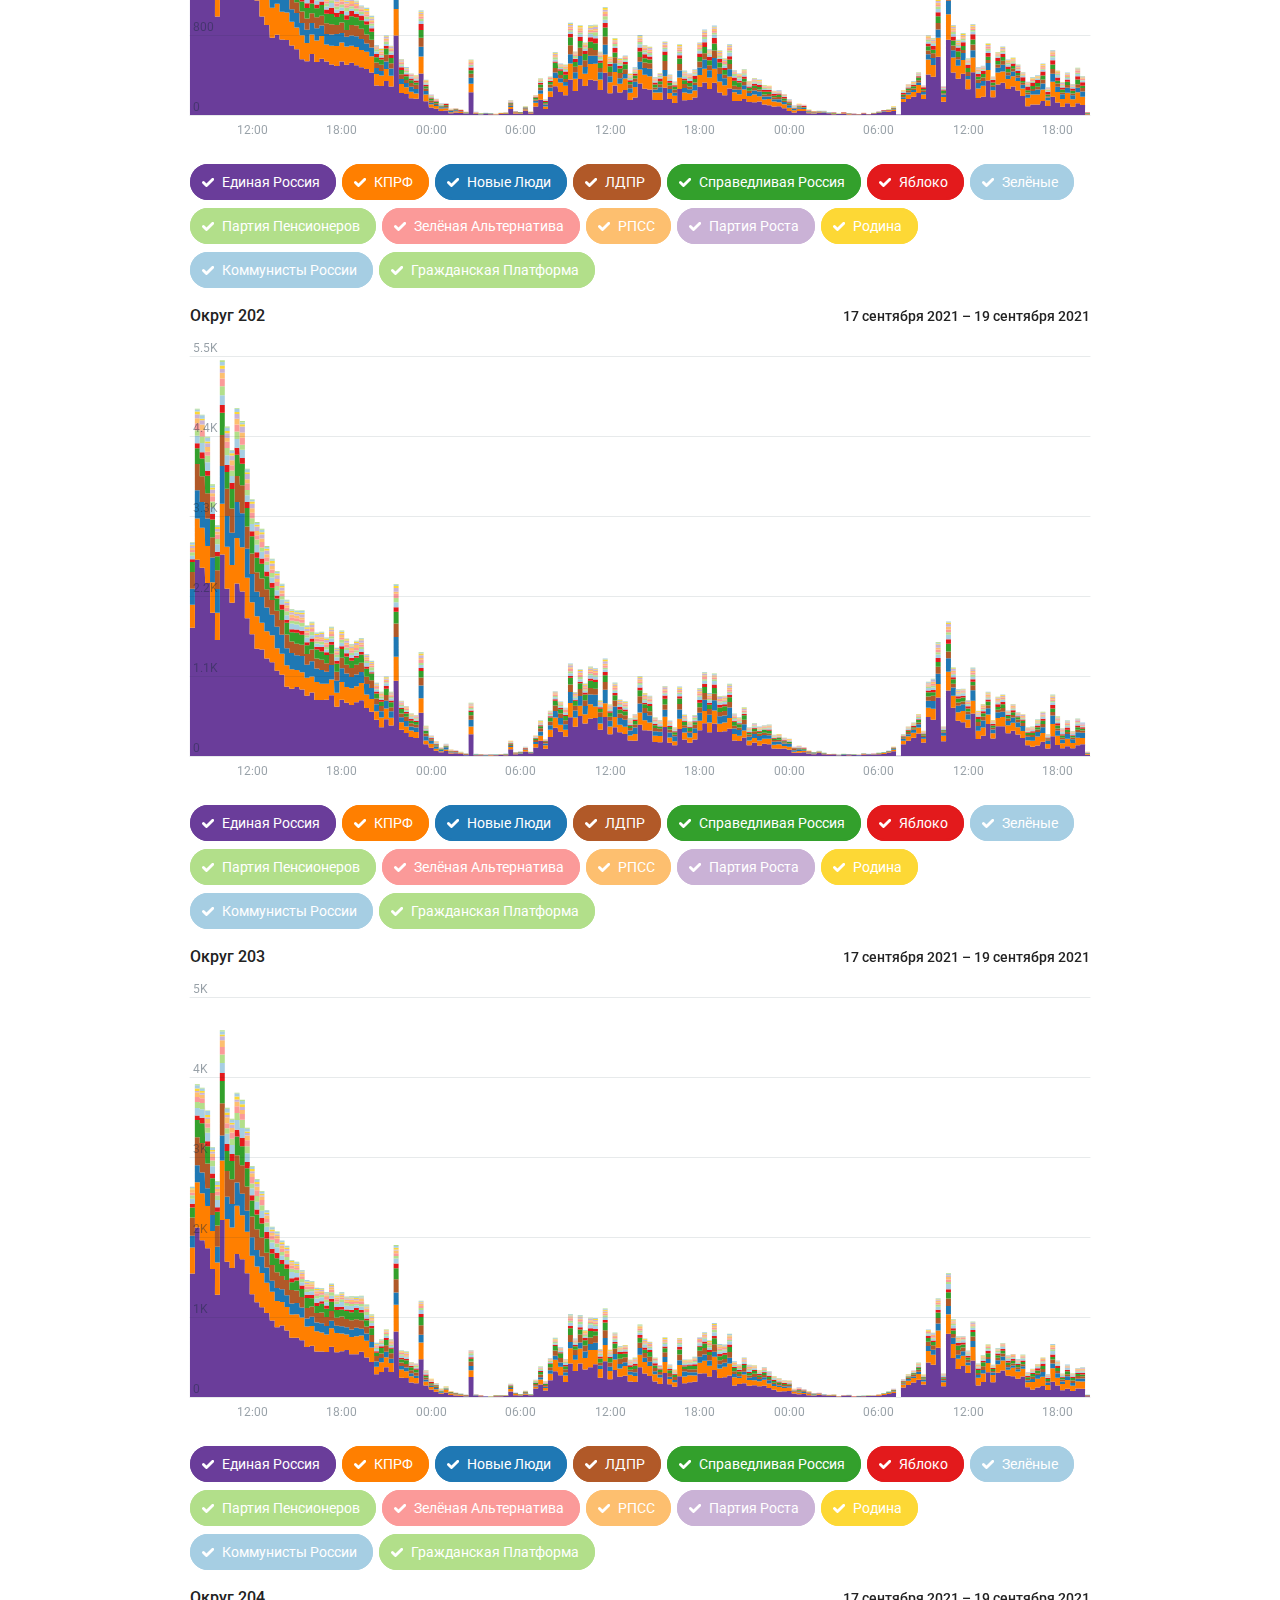
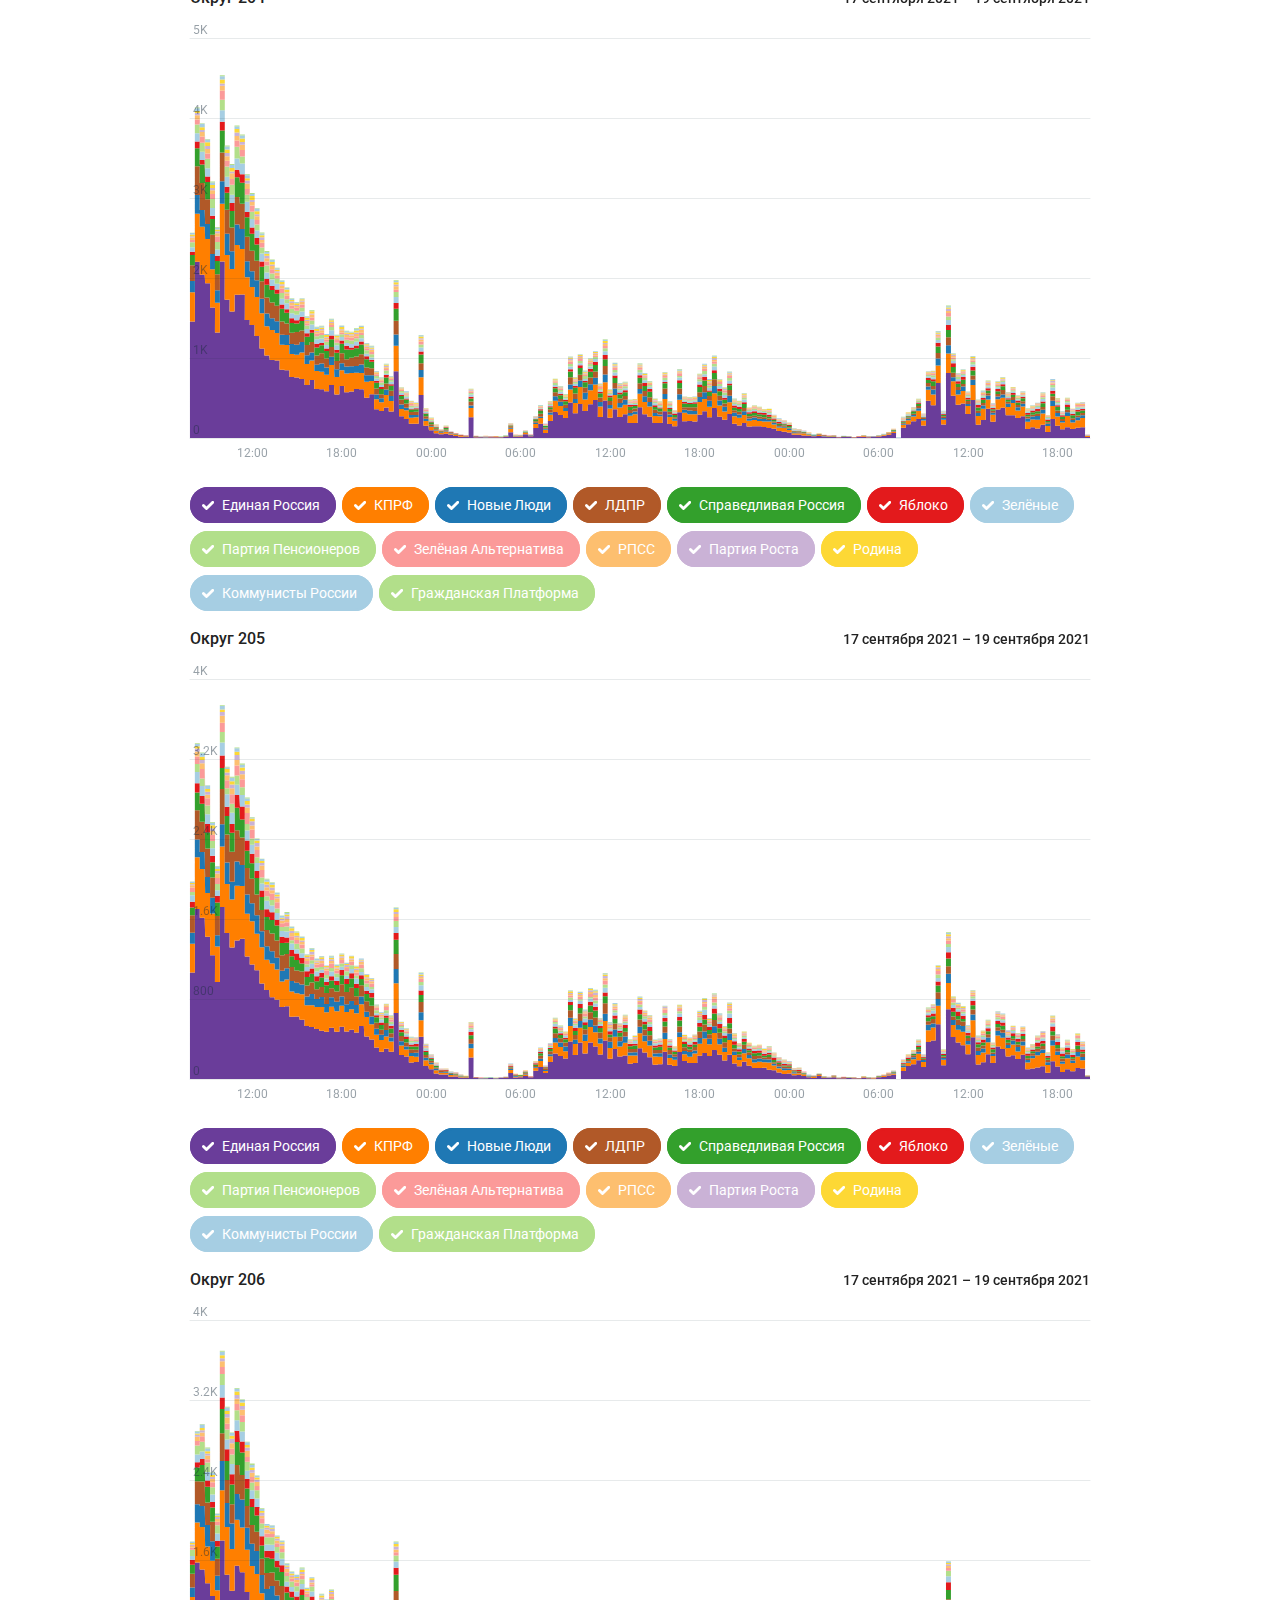
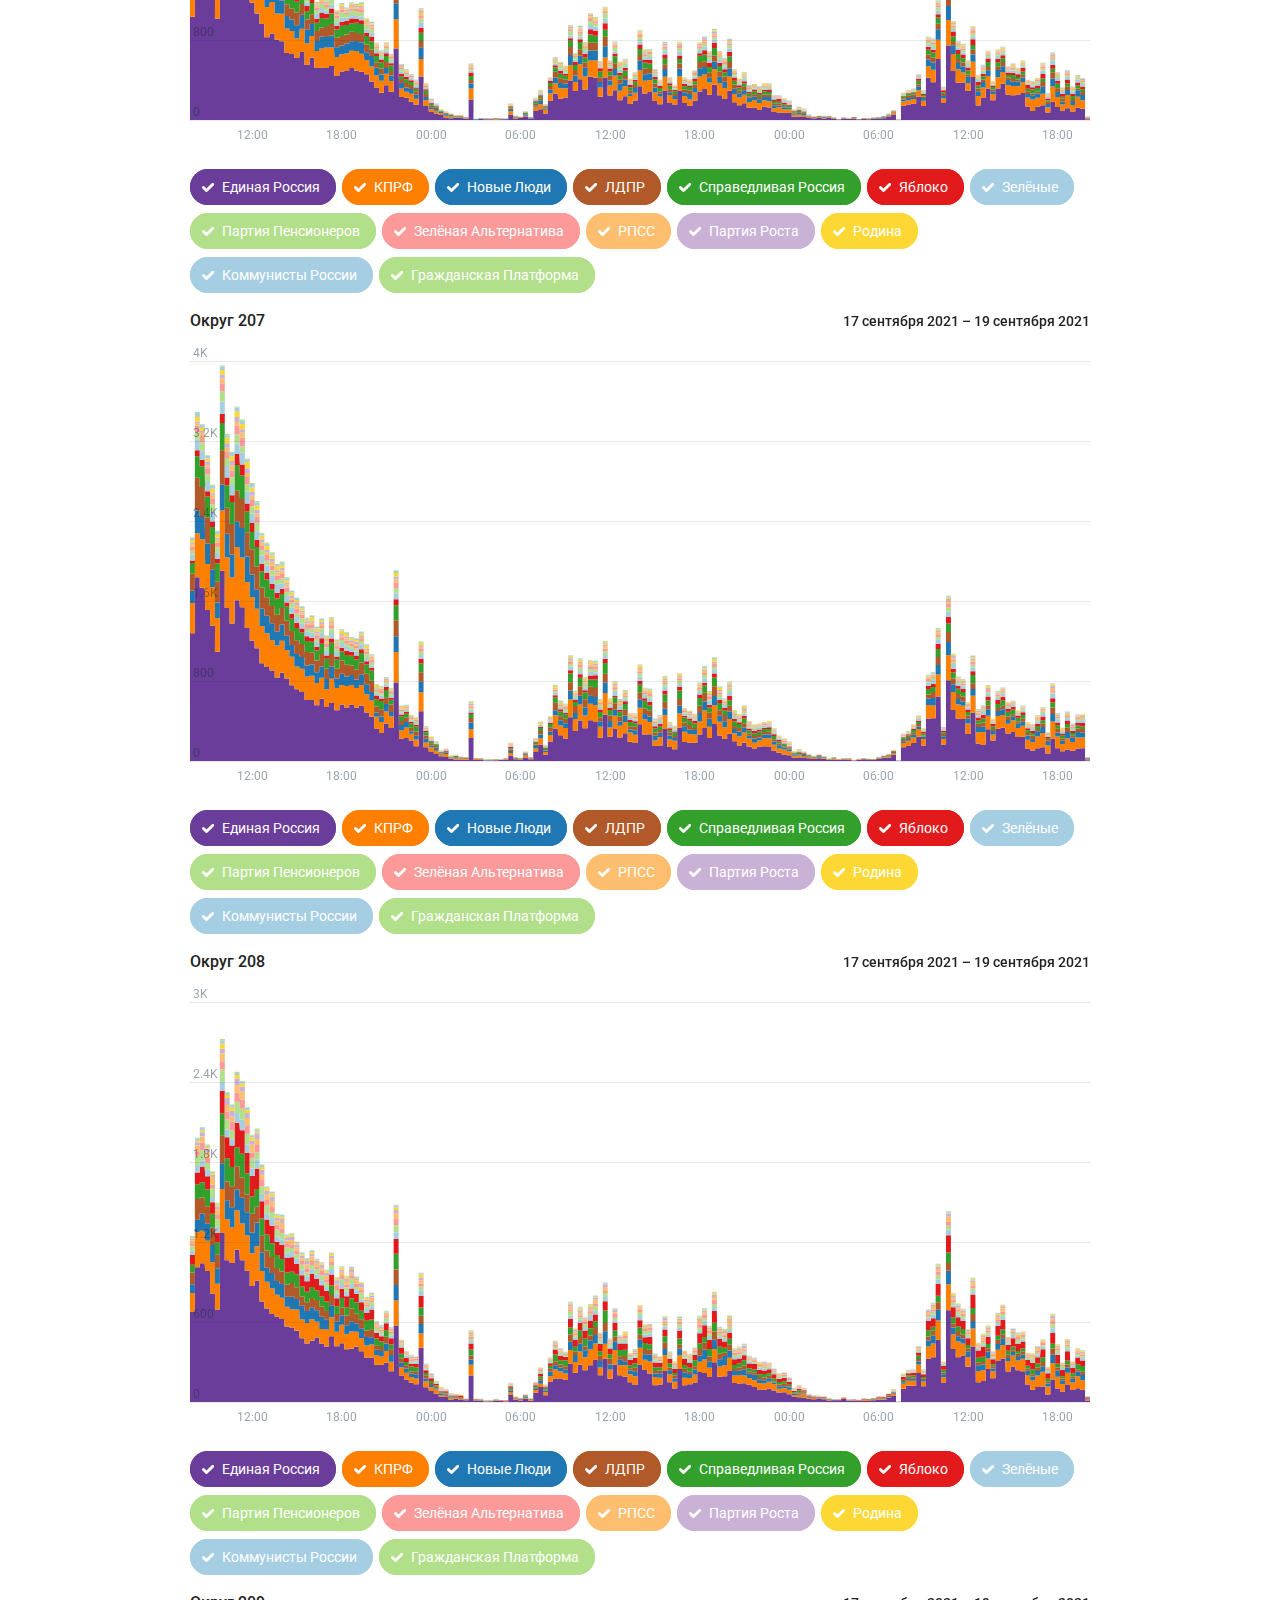
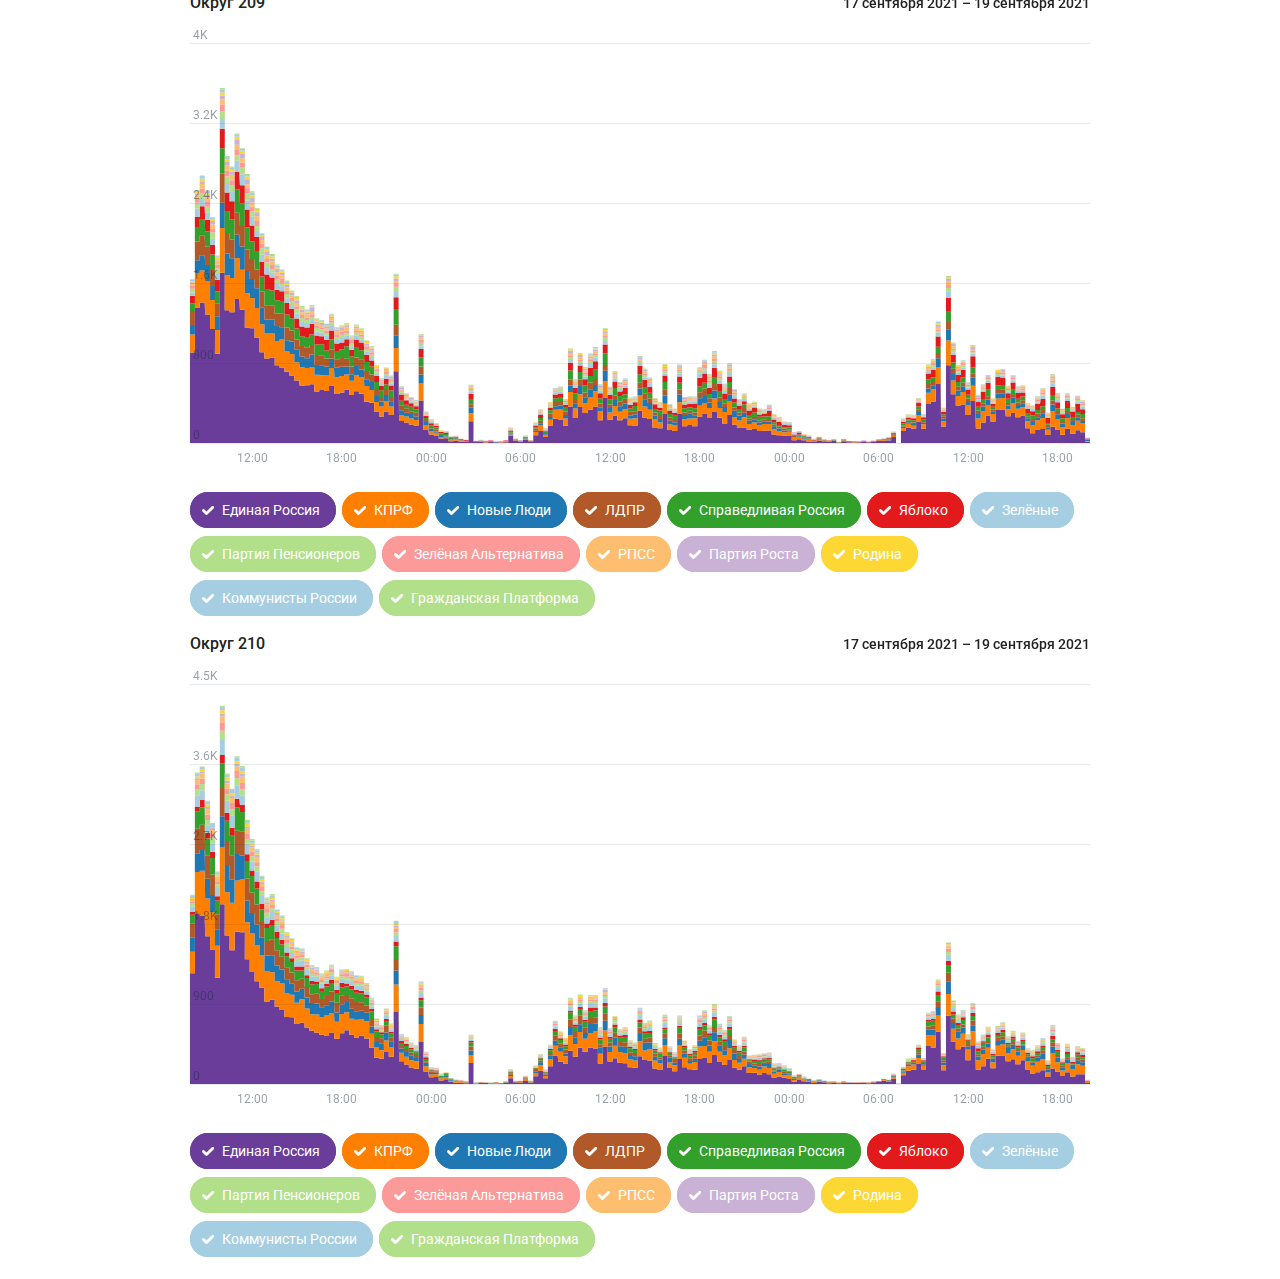
<file: docs/parties-bar.html>
<!DOCTYPE html>
<html lang="en">
<head>
  <meta charset="UTF-8">
  <meta http-equiv="X-UA-Compatible" content="IE=edge">
  <meta name="viewport" content="width=device-width, initial-scale=1.0">
  <link href="css/a-chart.css" rel="stylesheet" media="screen">
  <link href="https://fonts.googleapis.com/css?family=Roboto:400,500,700" rel="stylesheet">
  <title>Электронное голосование в Москве</title>
  <style>
    body {
      display: flex;
      flex-direction: column;
      align-items: center;
      
      font: 14px/20px Roboto, "Lucida Sans Unicode", "Helvetica Neue", -apple-system, BlinkMacSystemFont, Helvetica, "Lucida Grande", "Segoe UI", Arial, Tahoma, Verdana, sans-serif;
      color: #222;
    }
    .app {
      width: 90%;
      max-width: 900px;
    }
    .a-chart {
      position: relative;
    }
    .a-chart__overview {
      display: none;
    }
    h5 {
      font-size: 16px;
    font-weight: 500;
    margin-bottom: 0.6em;
    }
  </style>
</head>
<body>
  <div class="app" id="app">
    <h5>Результаты электронного голосования по одномандатным округам Москвы</h5>
    <p>С 17 по 19 сентября 2021 года в России состоялись выборы в Государственную думу. В Москве на этих выборах применялось в том числе электронное голосование, результаты которого оказались ощутимо отличающимися от результатов традиционного голосования и привели к победе провластных кандидатов во всех 15 округах.</p>
    <p>Для более наглядного выявления проблем в электронном голосовании я построил следующие диаграммы. Все они основаны на официальных данных, опубликованных на сайте <a href="https://observer.mos.ru/all/" target="_blank">https://observer.mos.ru/all/</a>. По горизонтали отложено время — все три дня голосования, разбитые на 20-минутные интервалы, а по вертикали — каким было соотношение голосов в каждом таком интервале. Кроме диаграмм по каждому округу, на первом графике показаны суммарные соотношения между голосами за всех кандидатов, занявших первое место, второе, и т.д.</p>
    <h5>Анализ</h5>
    <p>Можно видеть, что в каждом округе распределение голосов было непостоянным, хотя этому трудно найти естественное объяснение (ожидается, что результаты должны слабо изменяться с течением времени). В частности, в первые часы голосования происходит всплеск голосов за каждого из провластных кандидатов (суммарно по всем таким кандидатам ~55%). К концу третьего дня этот показатель падает до 27%. Возможно, это связано с массовыми принуждениями бюджетных работников, от которых требовалось сделать «правильный» выбор как можно раньше.</p>
    <p>Отдельный интерес вызывает период с 2:00 до 14:00 19 сентября (с перерывом с 12:00 до 13:00) — в течение этого времени снова происходит заметный скачок голосов за провластных кандидатов. Причиной этого могут быть массовые вбросы неизвестного происхождения.</p>
    <p>Если отключить на графиках голоса, отданные кандидату на первом месте, можно видеть, как выравнивается график. Надо отметить, что при этом доля голосов за кандидатов, занявших вторые места, несколько растёт относительно остальных кандидатов, хотя и не так заметно (и без резких скачков).</p>
    <p>Отдельно следует уточнить, что на всех графиках (особенно по отдельным округам) также заметны колебания у всех кандидатов в ночные периоды (с 0:00 до 7:00). Однако эти флуктуации легко объяснимы тем, что в это время абсолютное число отданных голосов было крайне низким (единицы-десятки голосов за каждый 20-минутный интервал). При агрегации данных по всем округам эта зашумлённость ожидаемо сглаживается.</p>
  </div>
  <script src="js/a-chart.js"></script>
  <script src="js/sduma_part_moscow_deg.js"></script>
  <script>
    const mode = 'bar';
  </script>
  <script src="js/main.js"></script>
</body>
</html>
</file>
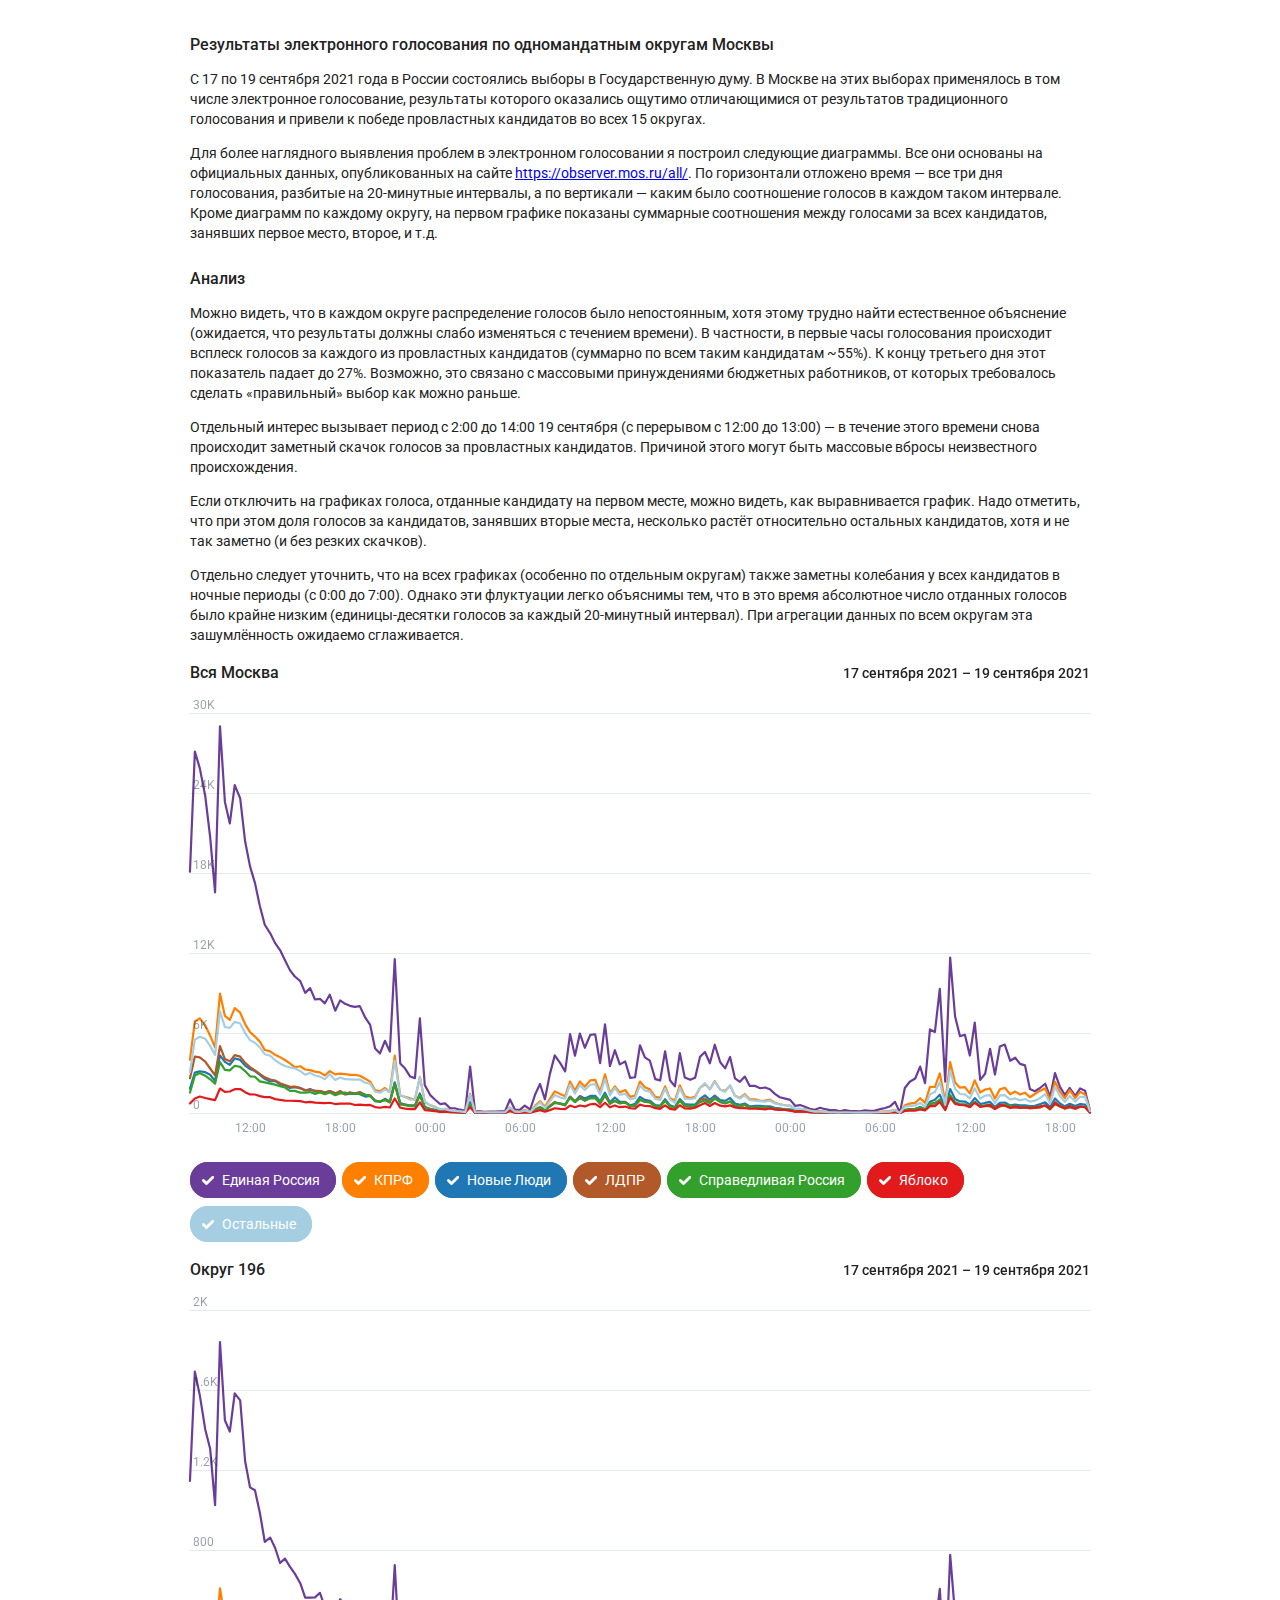
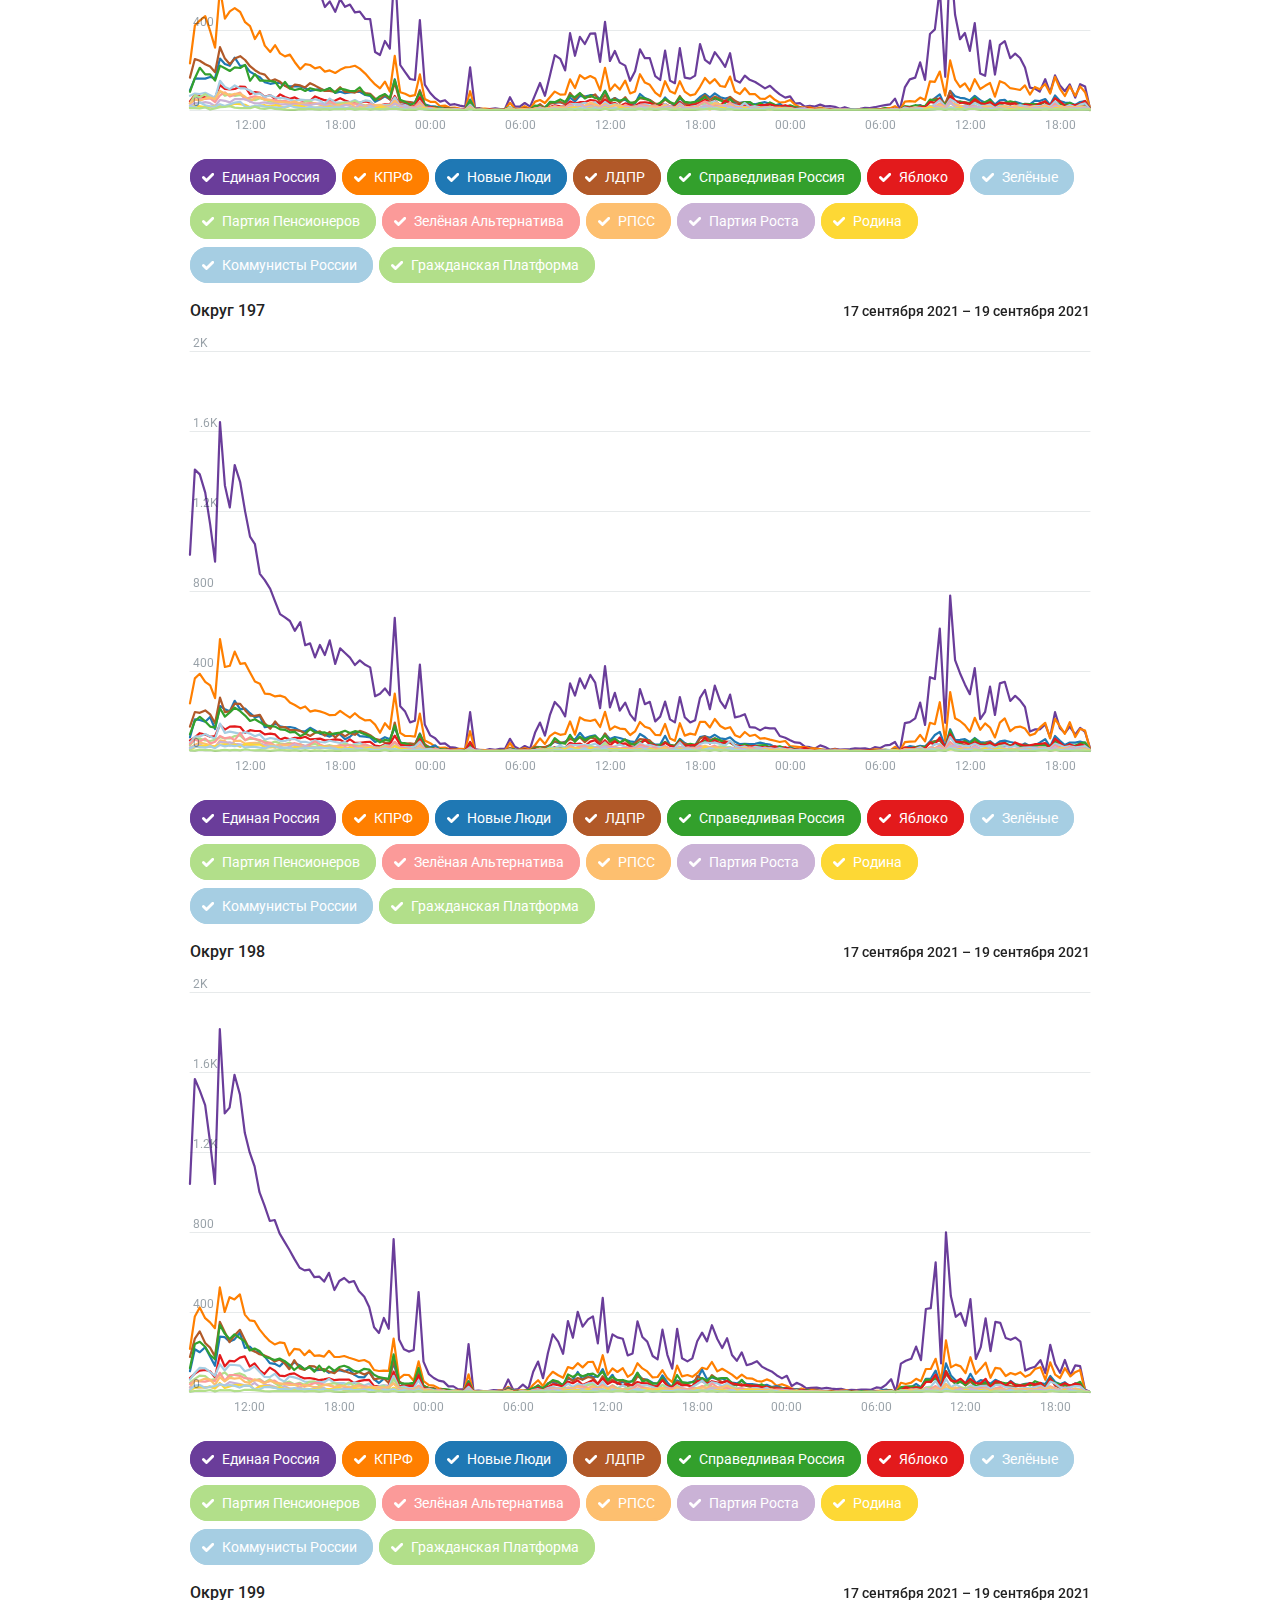
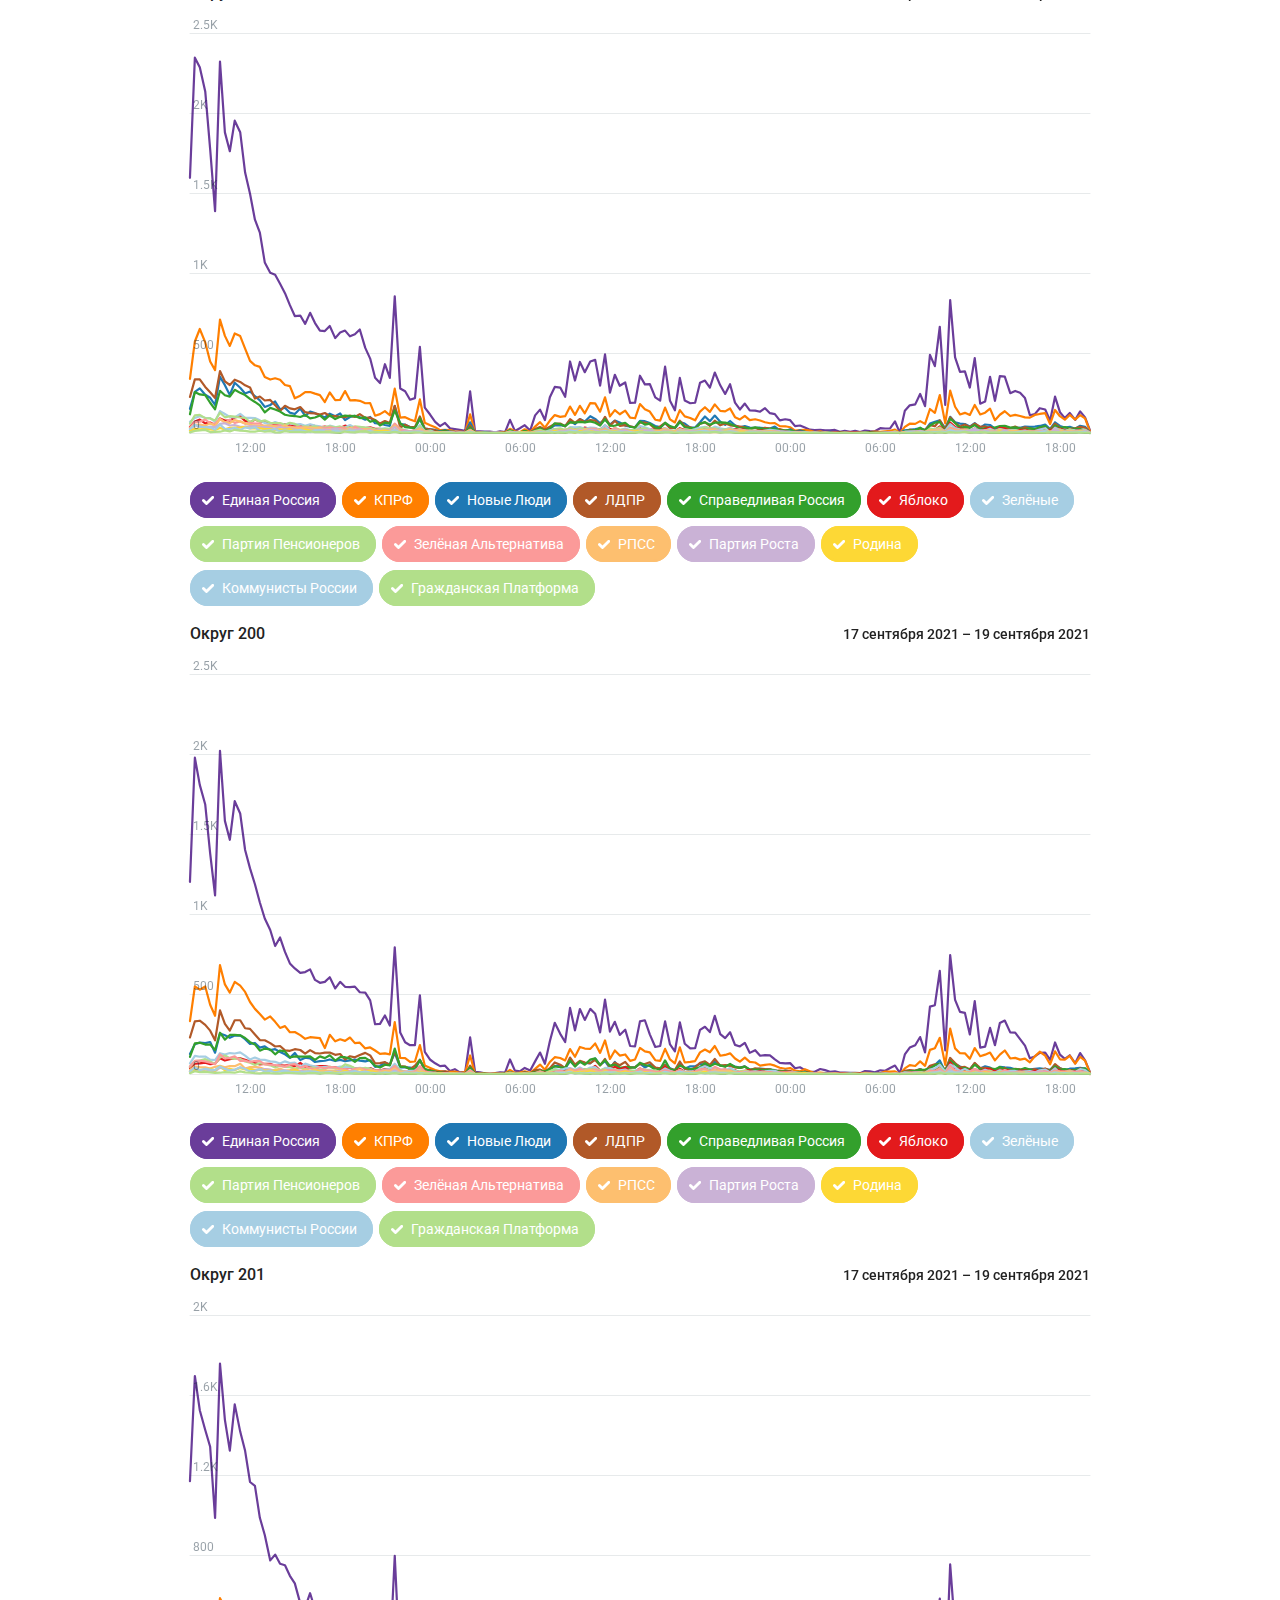
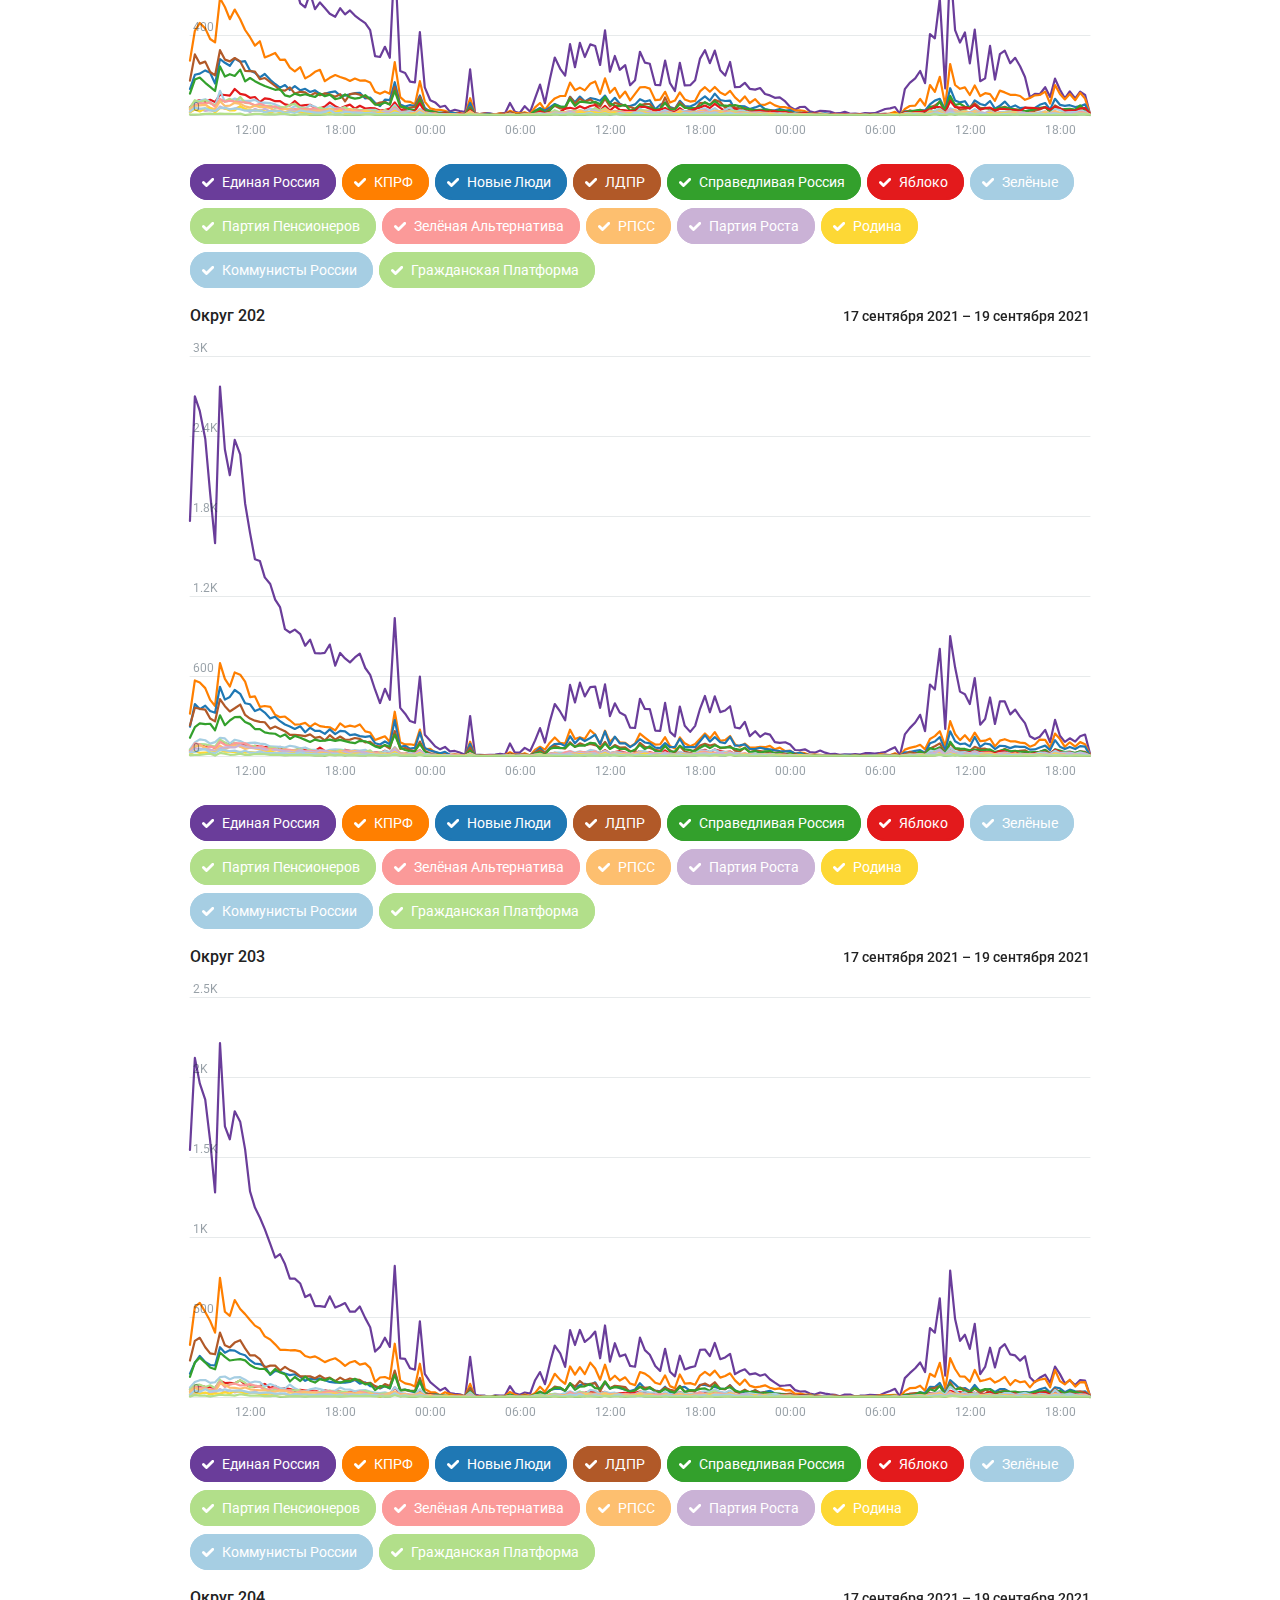
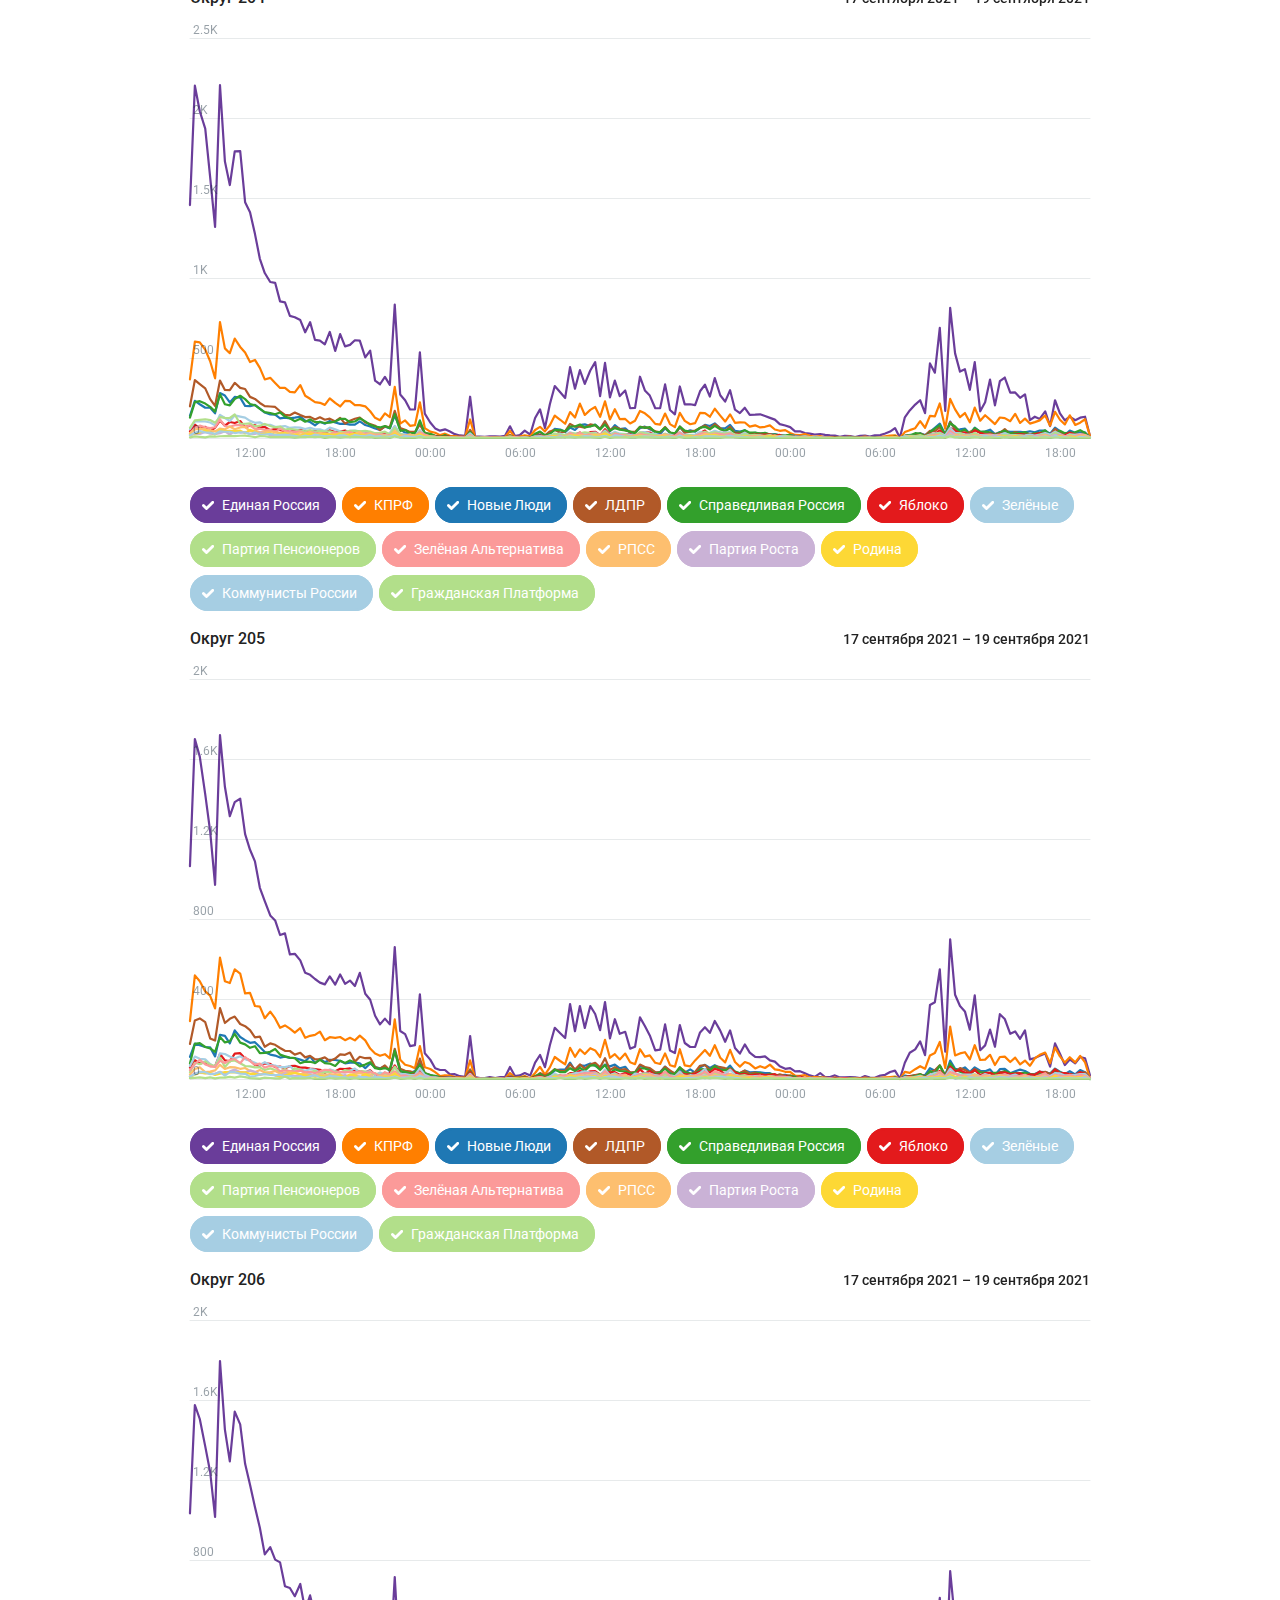
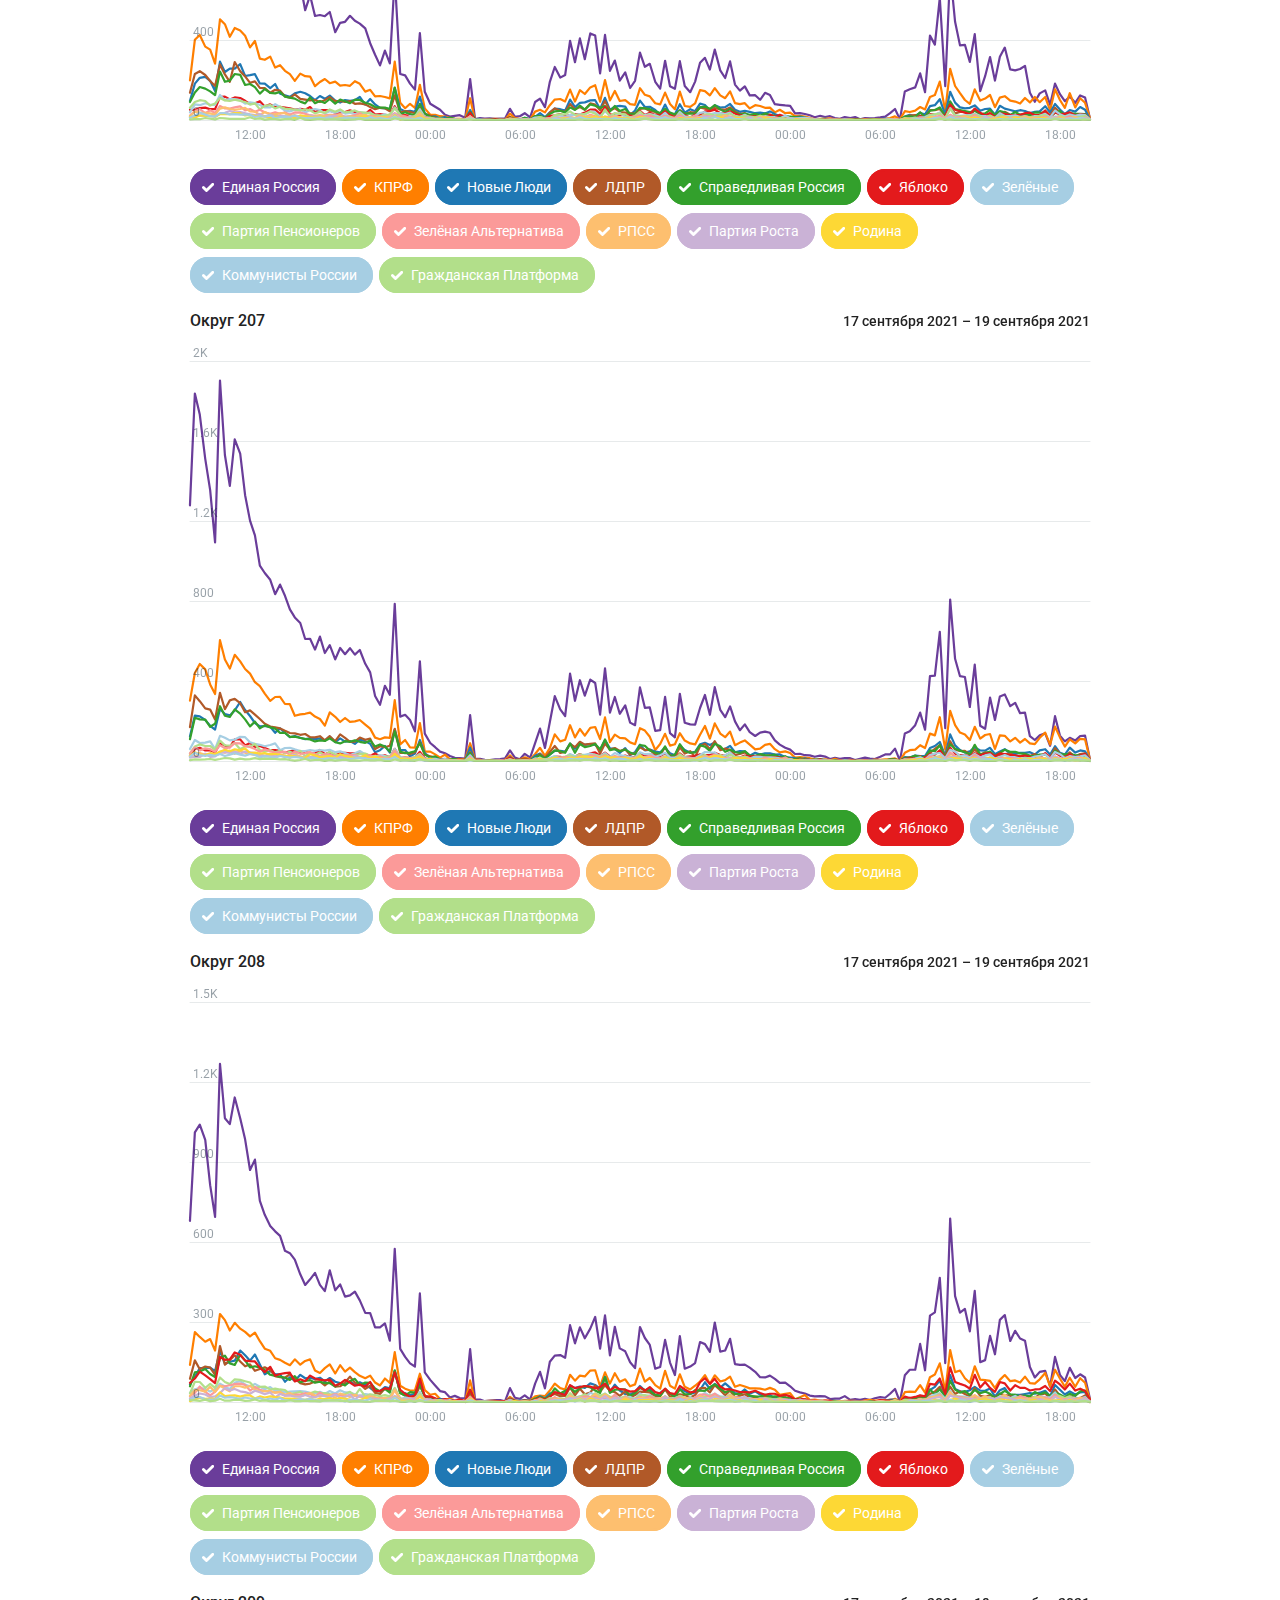
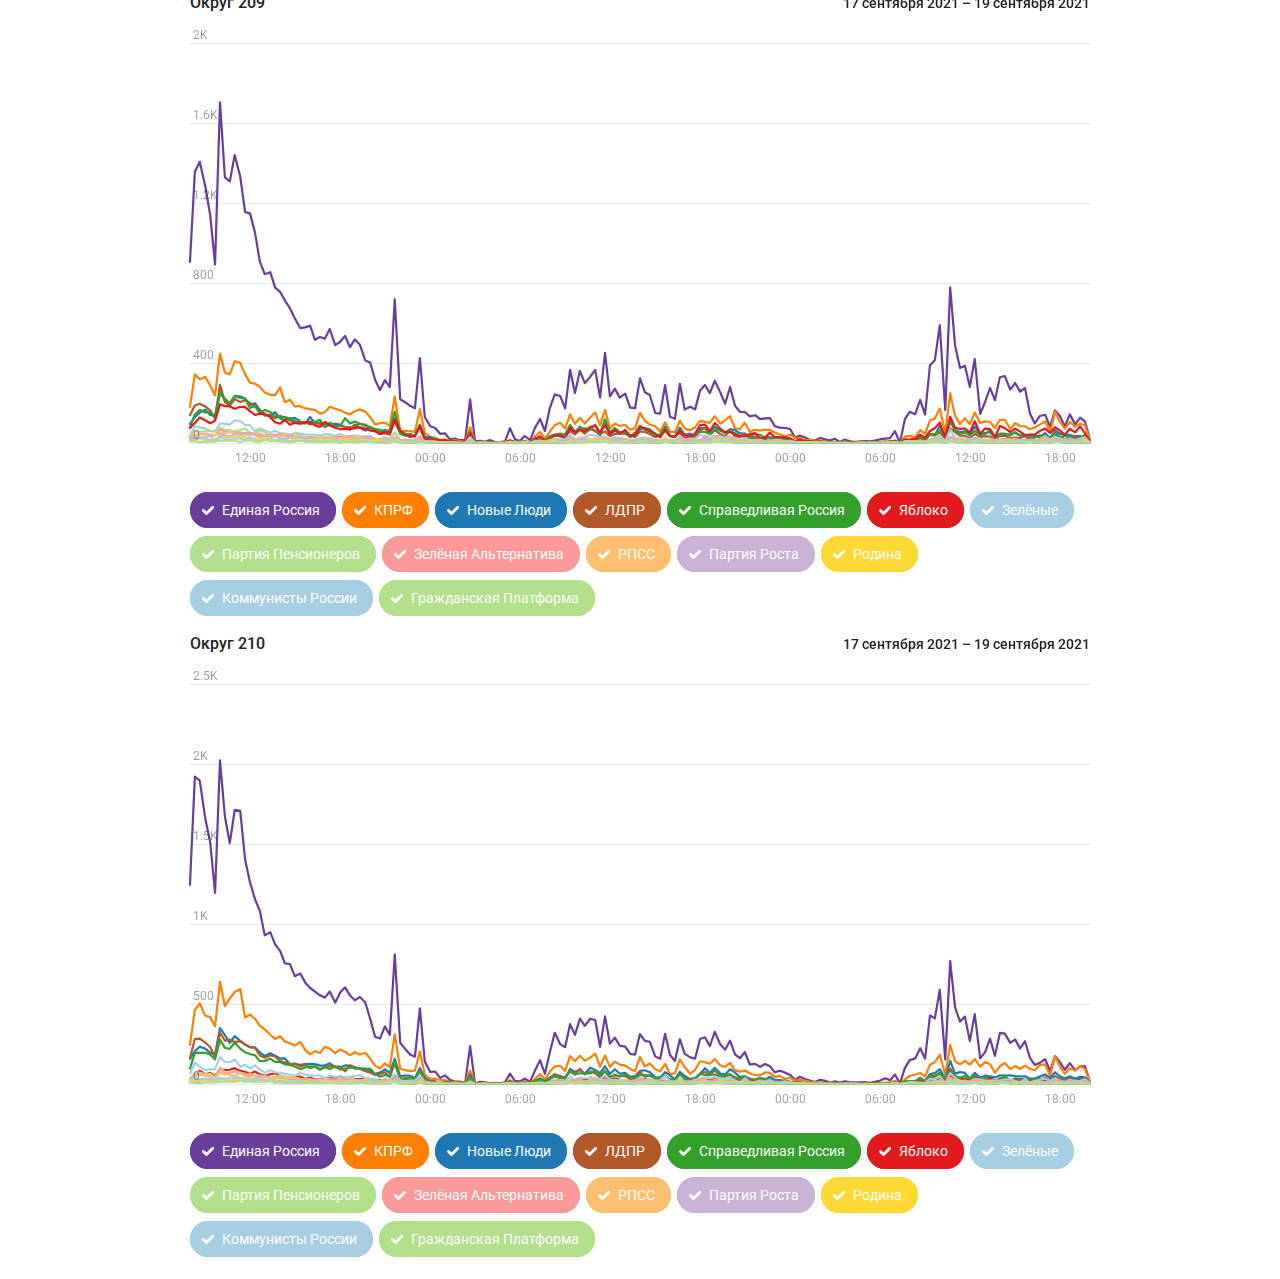
<file: docs/parties-line.html>
<!DOCTYPE html>
<html lang="en">
<head>
  <meta charset="UTF-8">
  <meta http-equiv="X-UA-Compatible" content="IE=edge">
  <meta name="viewport" content="width=device-width, initial-scale=1.0">
  <link href="css/a-chart.css" rel="stylesheet" media="screen">
  <link href="https://fonts.googleapis.com/css?family=Roboto:400,500,700" rel="stylesheet">
  <title>Электронное голосование в Москве</title>
  <style>
    body {
      display: flex;
      flex-direction: column;
      align-items: center;
      
      font: 14px/20px Roboto, "Lucida Sans Unicode", "Helvetica Neue", -apple-system, BlinkMacSystemFont, Helvetica, "Lucida Grande", "Segoe UI", Arial, Tahoma, Verdana, sans-serif;
      color: #222;
    }
    .app {
      width: 90%;
      max-width: 900px;
    }
    .a-chart {
      position: relative;
    }
    .a-chart__overview {
      display: none;
    }
    h5 {
      font-size: 16px;
    font-weight: 500;
    margin-bottom: 0.6em;
    }
  </style>
</head>
<body>
  <div class="app" id="app">
    <h5>Результаты электронного голосования по одномандатным округам Москвы</h5>
    <p>С 17 по 19 сентября 2021 года в России состоялись выборы в Государственную думу. В Москве на этих выборах применялось в том числе электронное голосование, результаты которого оказались ощутимо отличающимися от результатов традиционного голосования и привели к победе провластных кандидатов во всех 15 округах.</p>
    <p>Для более наглядного выявления проблем в электронном голосовании я построил следующие диаграммы. Все они основаны на официальных данных, опубликованных на сайте <a href="https://observer.mos.ru/all/" target="_blank">https://observer.mos.ru/all/</a>. По горизонтали отложено время — все три дня голосования, разбитые на 20-минутные интервалы, а по вертикали — каким было соотношение голосов в каждом таком интервале. Кроме диаграмм по каждому округу, на первом графике показаны суммарные соотношения между голосами за всех кандидатов, занявших первое место, второе, и т.д.</p>
    <h5>Анализ</h5>
    <p>Можно видеть, что в каждом округе распределение голосов было непостоянным, хотя этому трудно найти естественное объяснение (ожидается, что результаты должны слабо изменяться с течением времени). В частности, в первые часы голосования происходит всплеск голосов за каждого из провластных кандидатов (суммарно по всем таким кандидатам ~55%). К концу третьего дня этот показатель падает до 27%. Возможно, это связано с массовыми принуждениями бюджетных работников, от которых требовалось сделать «правильный» выбор как можно раньше.</p>
    <p>Отдельный интерес вызывает период с 2:00 до 14:00 19 сентября (с перерывом с 12:00 до 13:00) — в течение этого времени снова происходит заметный скачок голосов за провластных кандидатов. Причиной этого могут быть массовые вбросы неизвестного происхождения.</p>
    <p>Если отключить на графиках голоса, отданные кандидату на первом месте, можно видеть, как выравнивается график. Надо отметить, что при этом доля голосов за кандидатов, занявших вторые места, несколько растёт относительно остальных кандидатов, хотя и не так заметно (и без резких скачков).</p>
    <p>Отдельно следует уточнить, что на всех графиках (особенно по отдельным округам) также заметны колебания у всех кандидатов в ночные периоды (с 0:00 до 7:00). Однако эти флуктуации легко объяснимы тем, что в это время абсолютное число отданных голосов было крайне низким (единицы-десятки голосов за каждый 20-минутный интервал). При агрегации данных по всем округам эта зашумлённость ожидаемо сглаживается.</p>
  </div>
  <script src="js/a-chart.js"></script>
  <script src="js/sduma_part_moscow_deg.js"></script>
  <script>
    const mode = 'line';
  </script>
  <script src="js/main.js"></script>
</body>
</html>
</file>
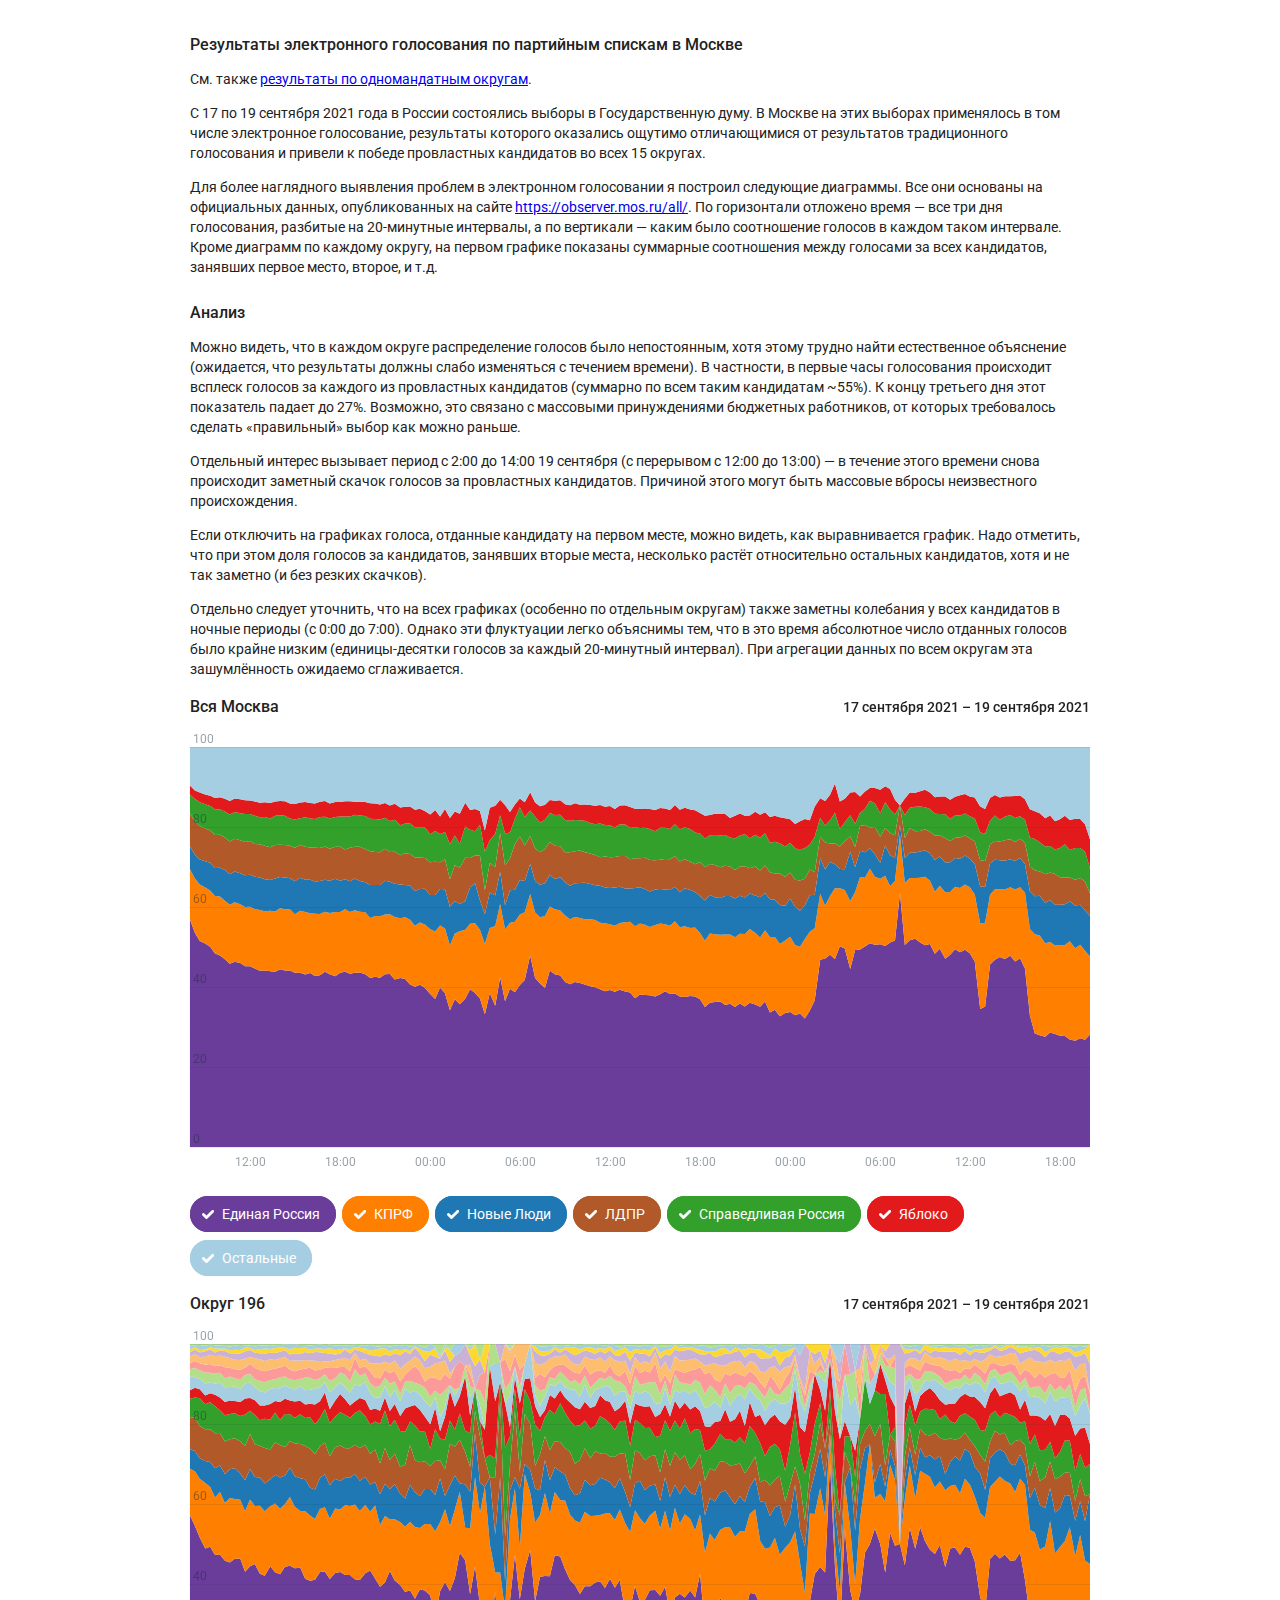
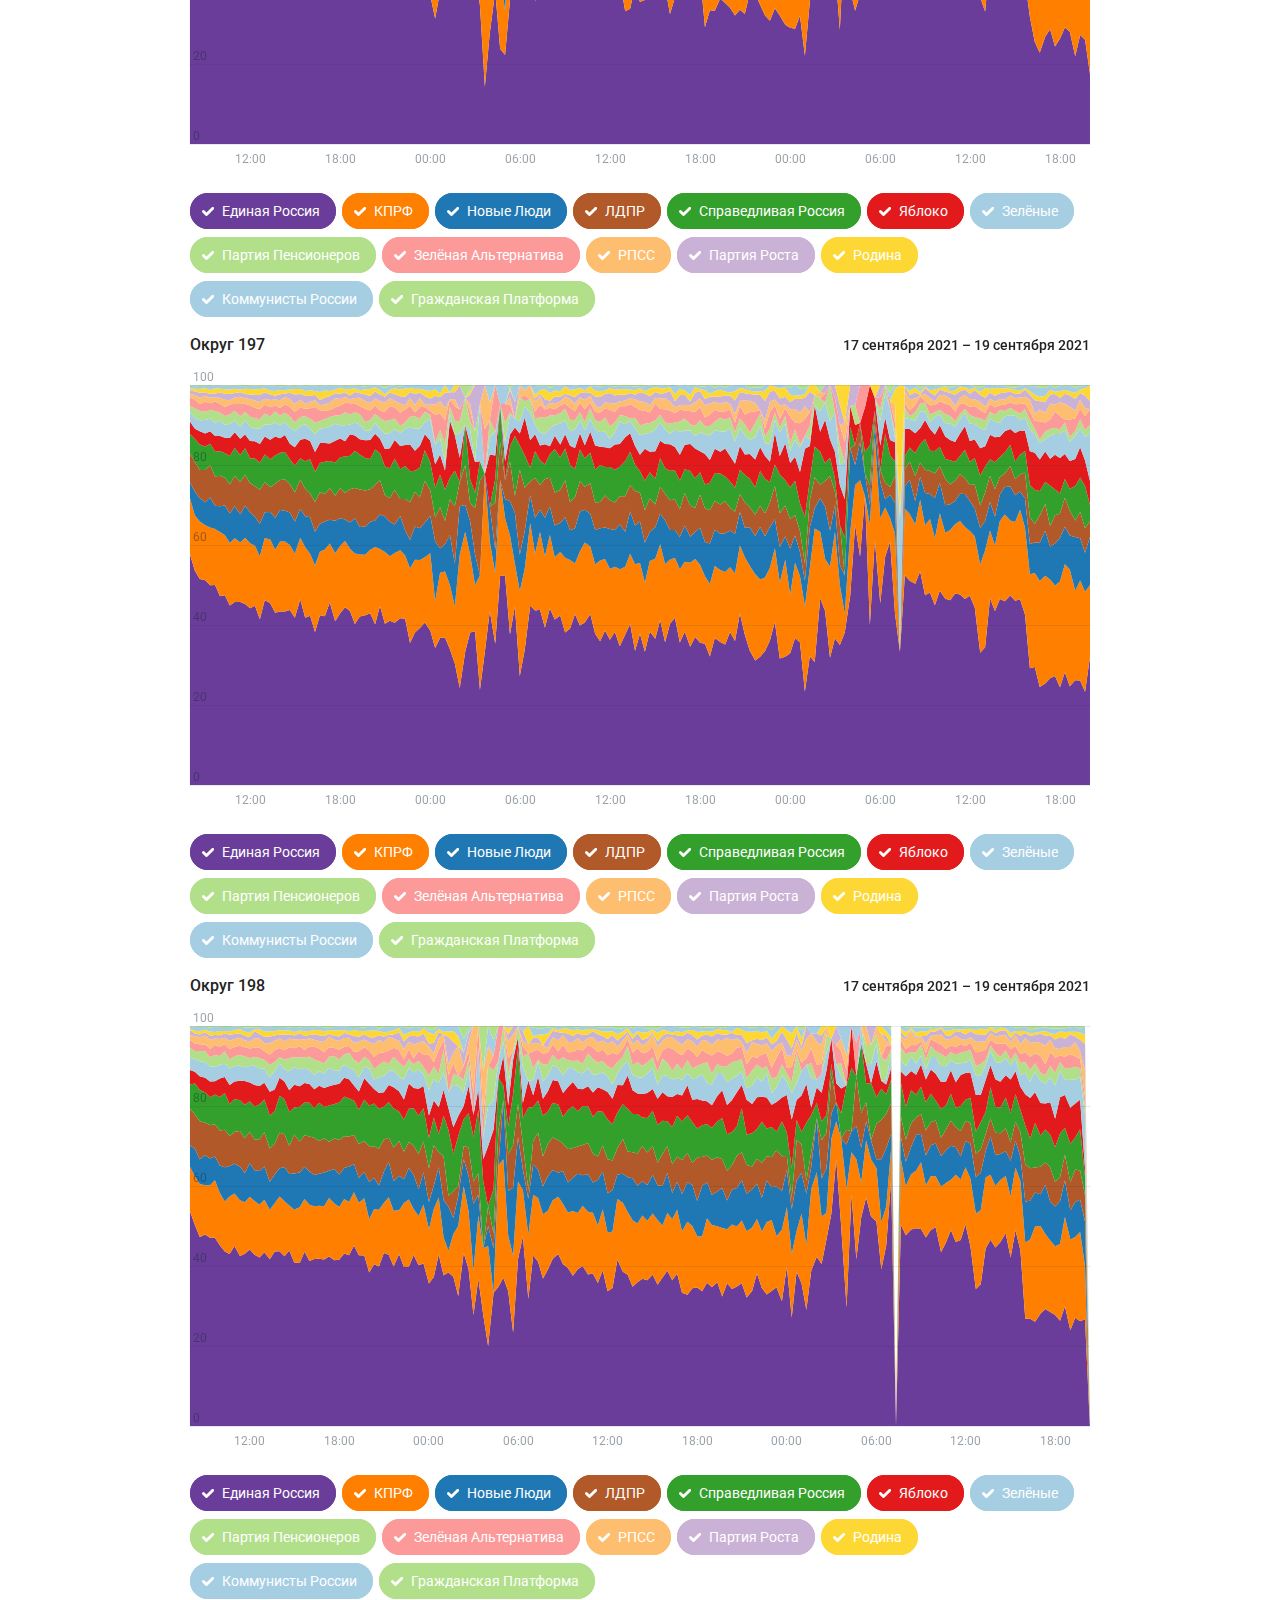
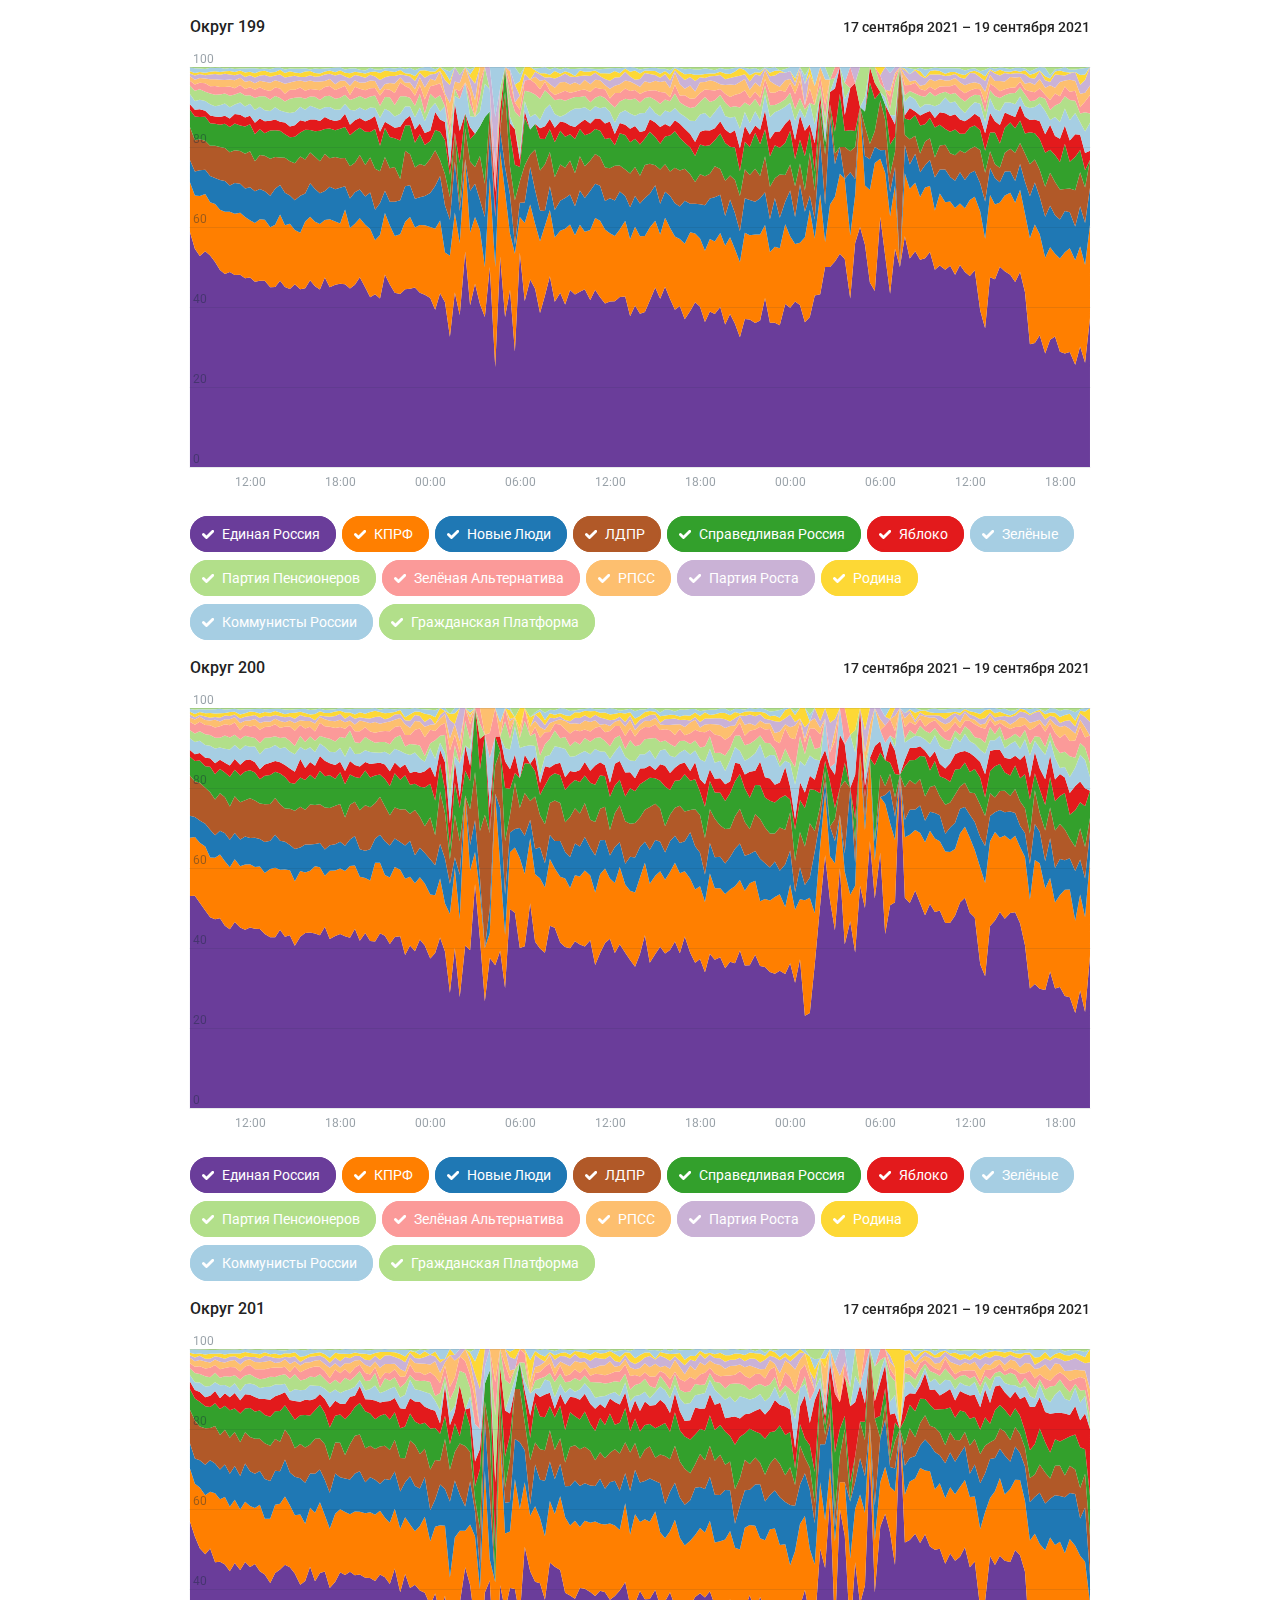
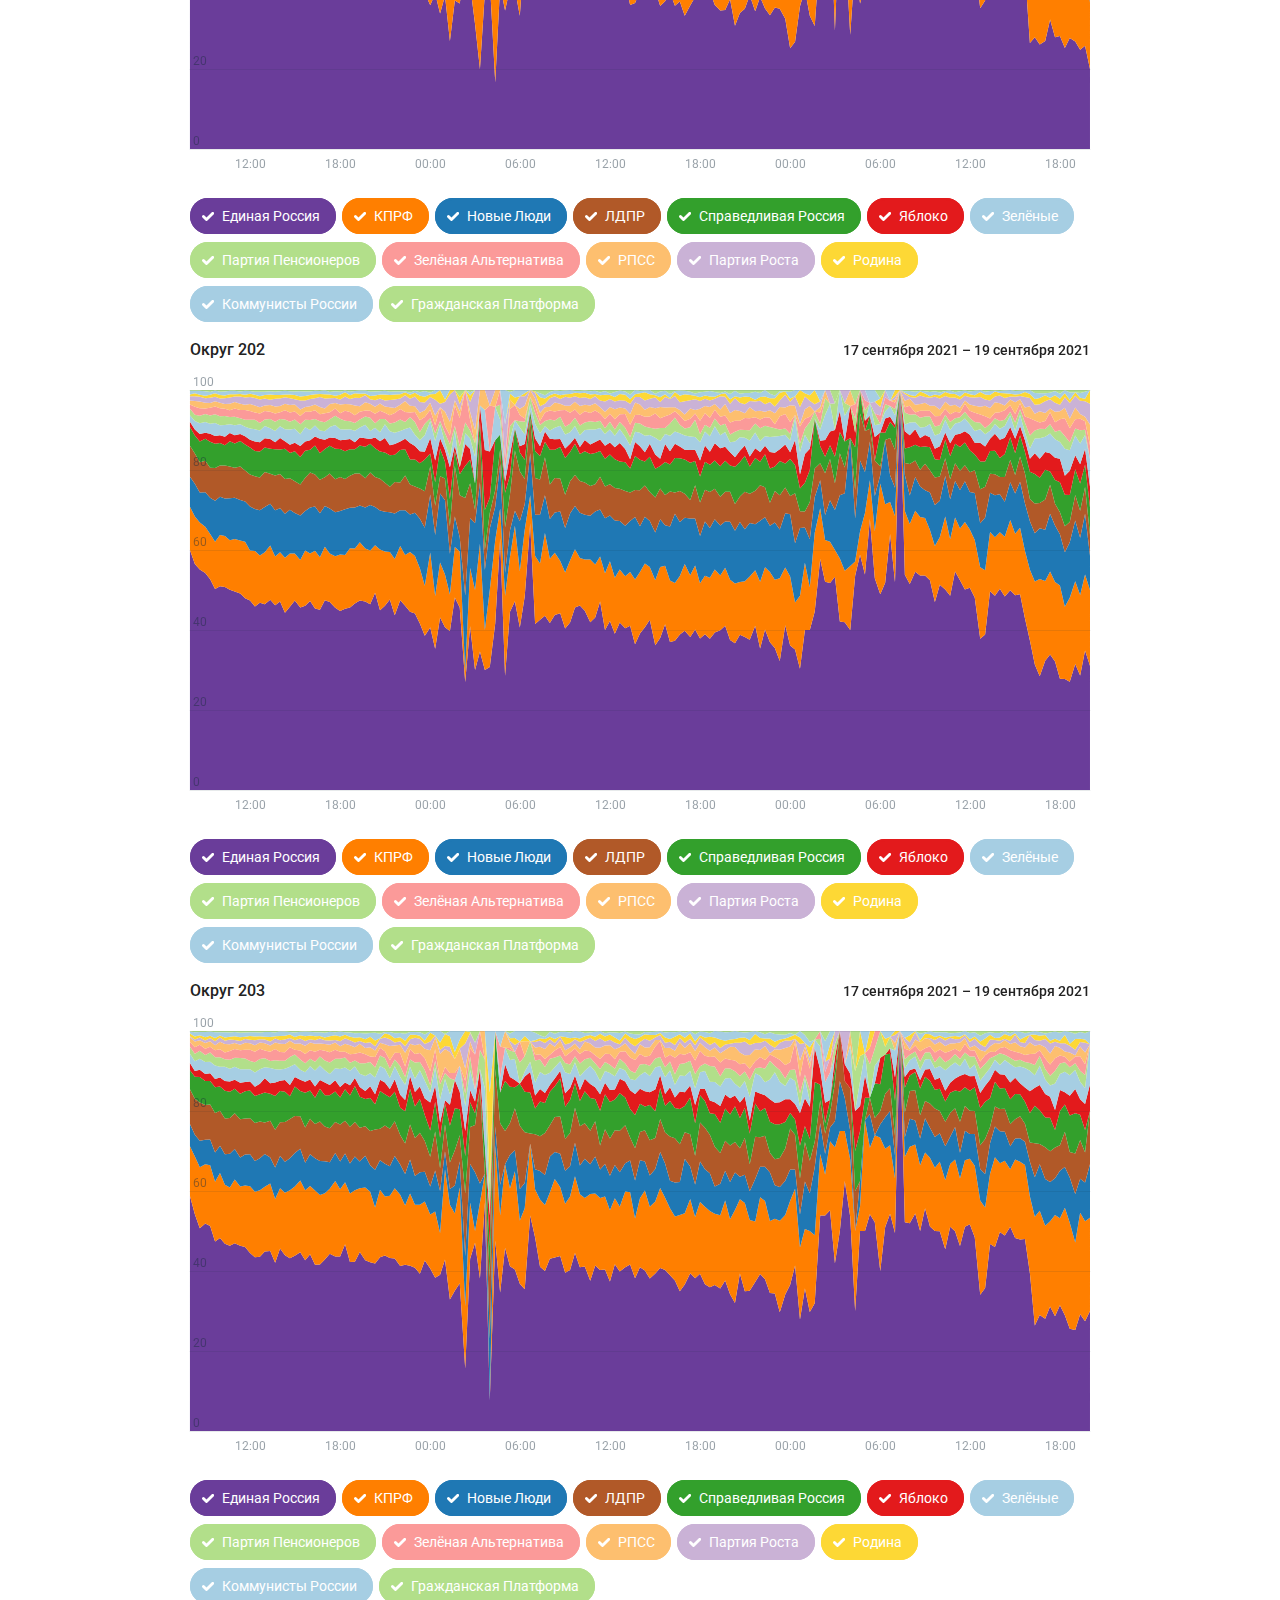
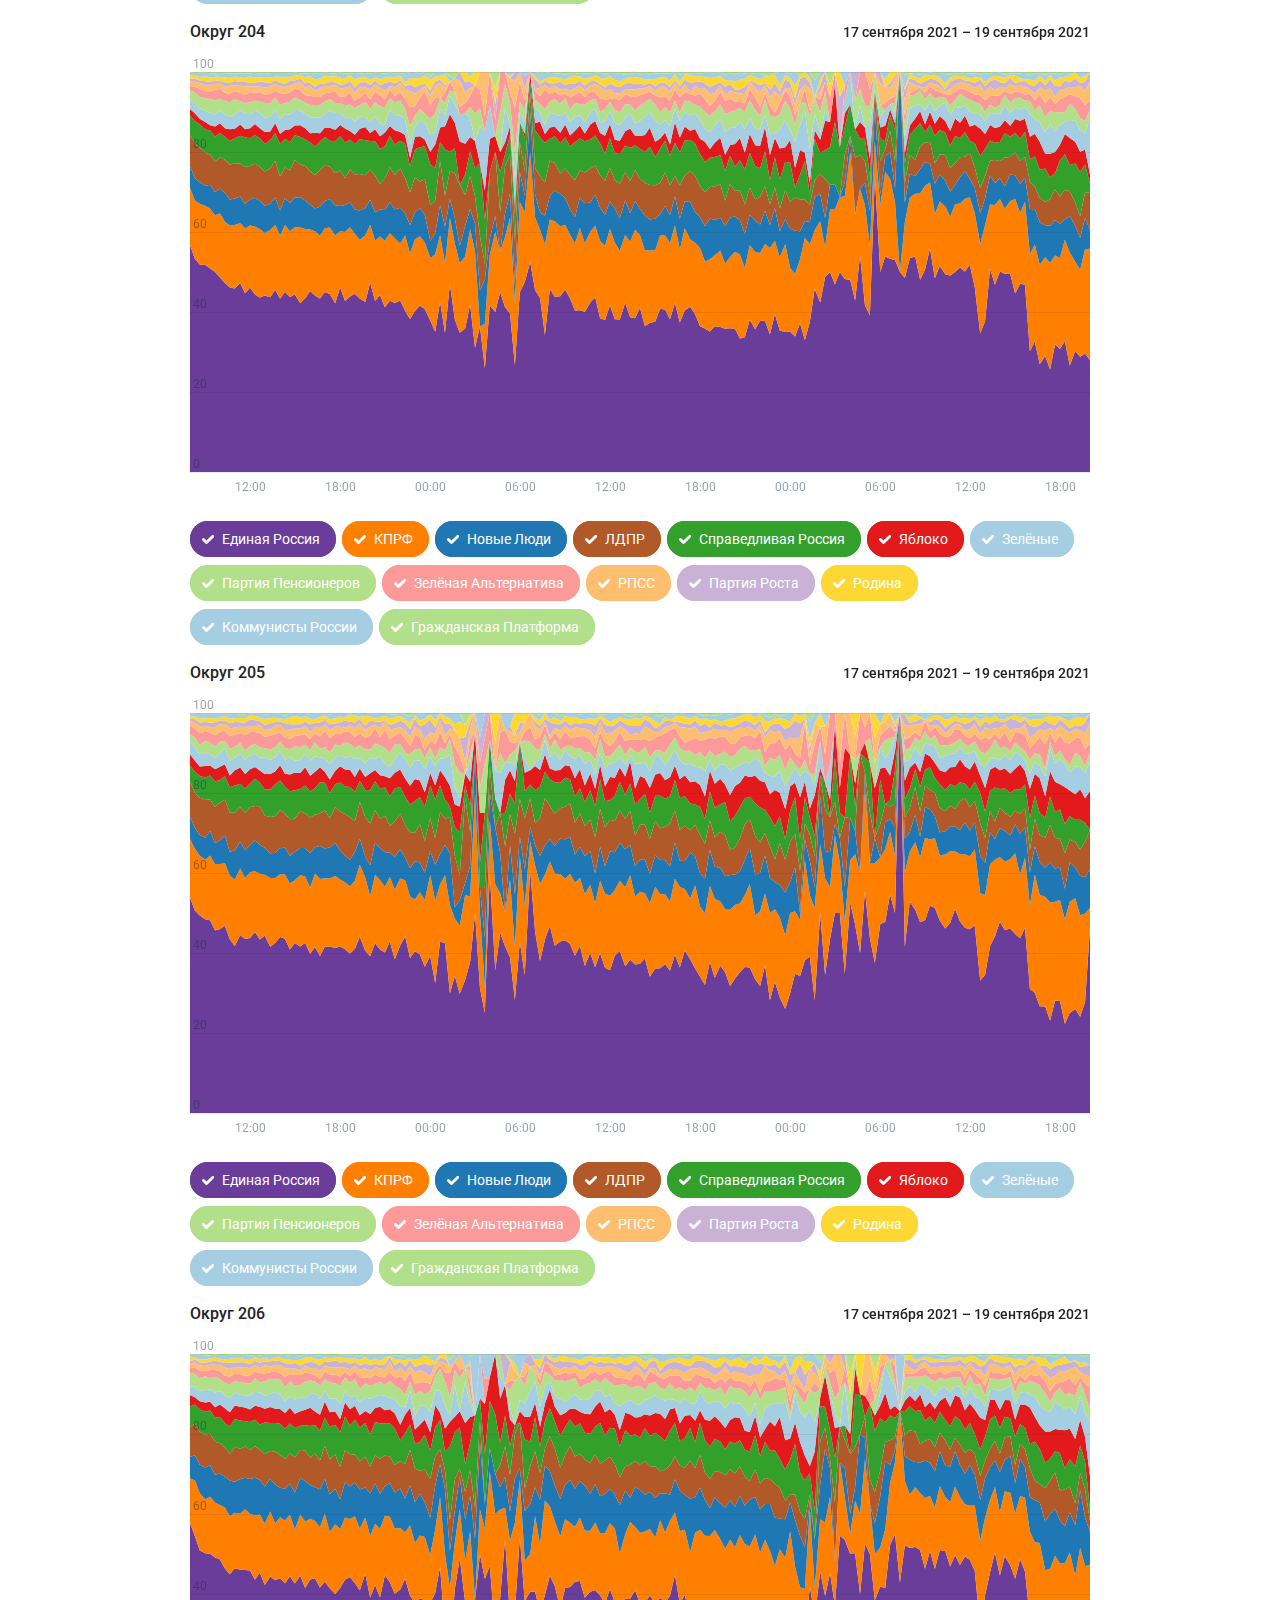
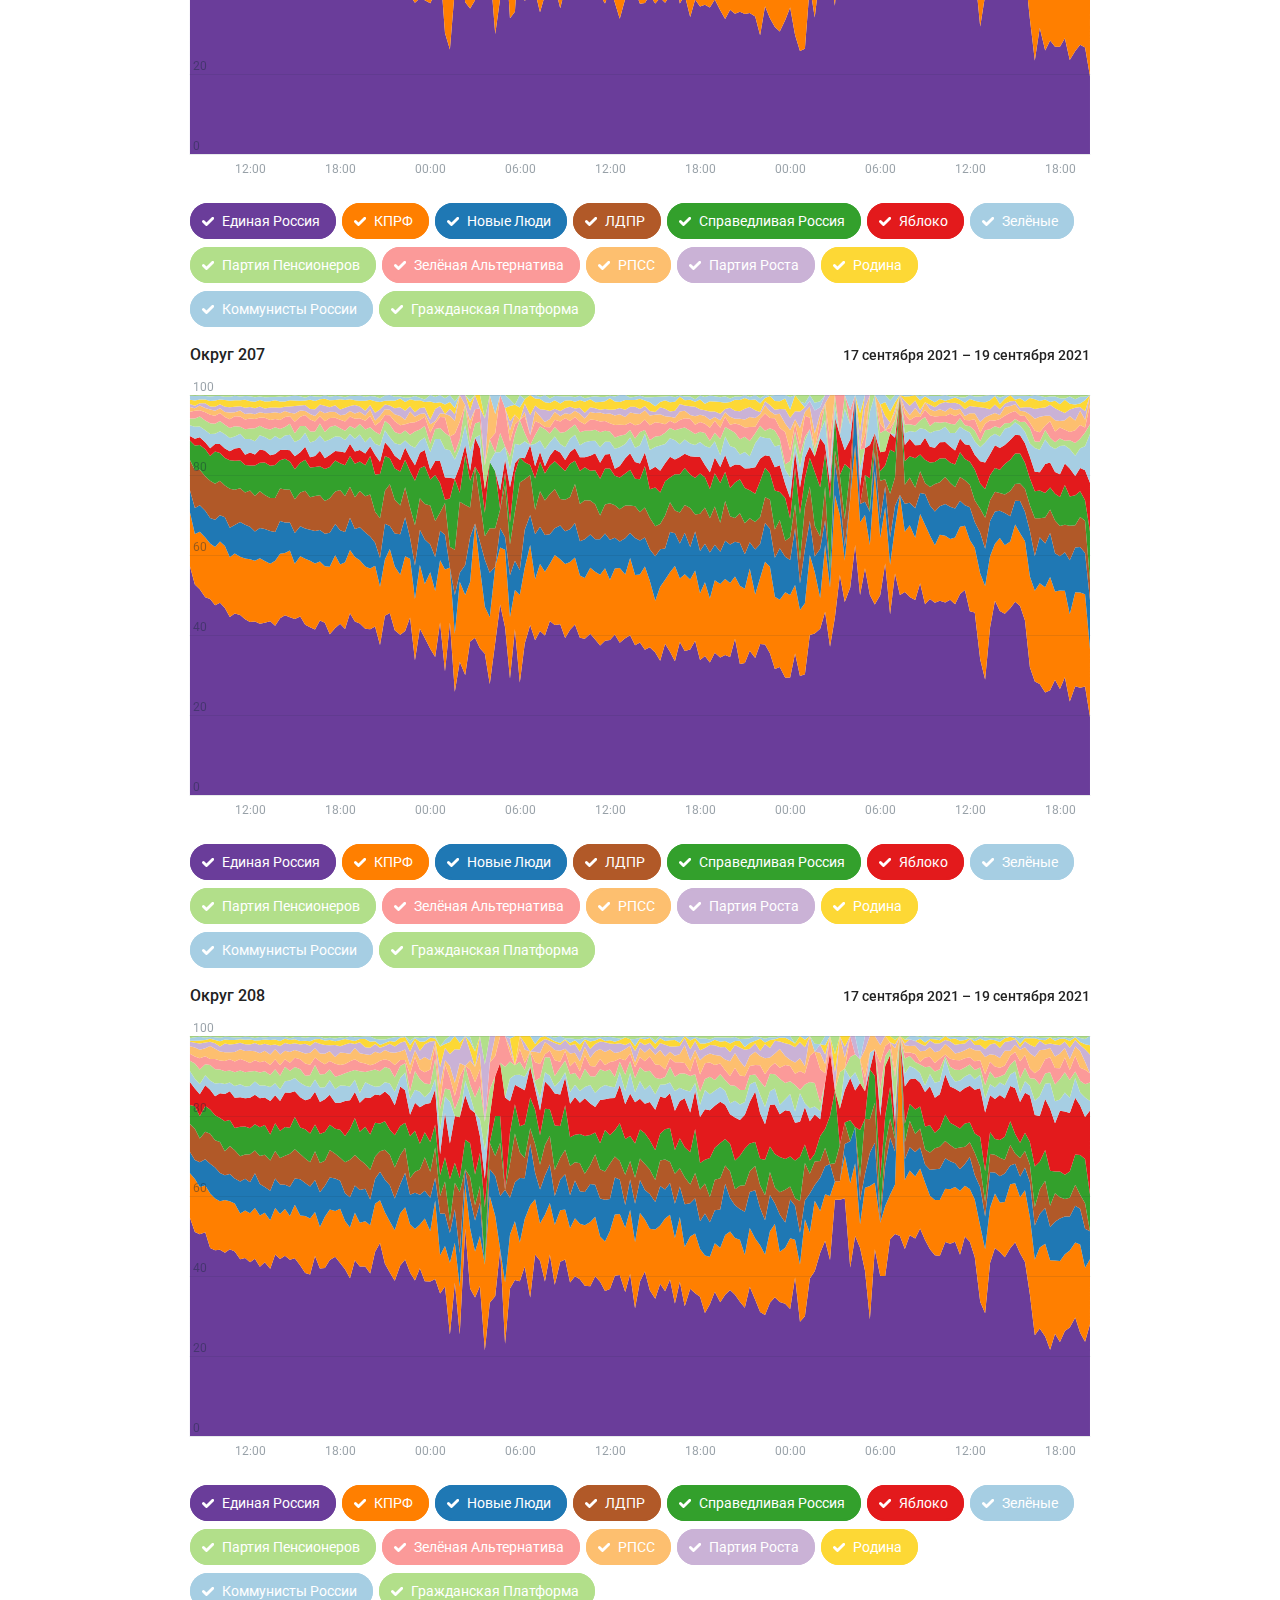
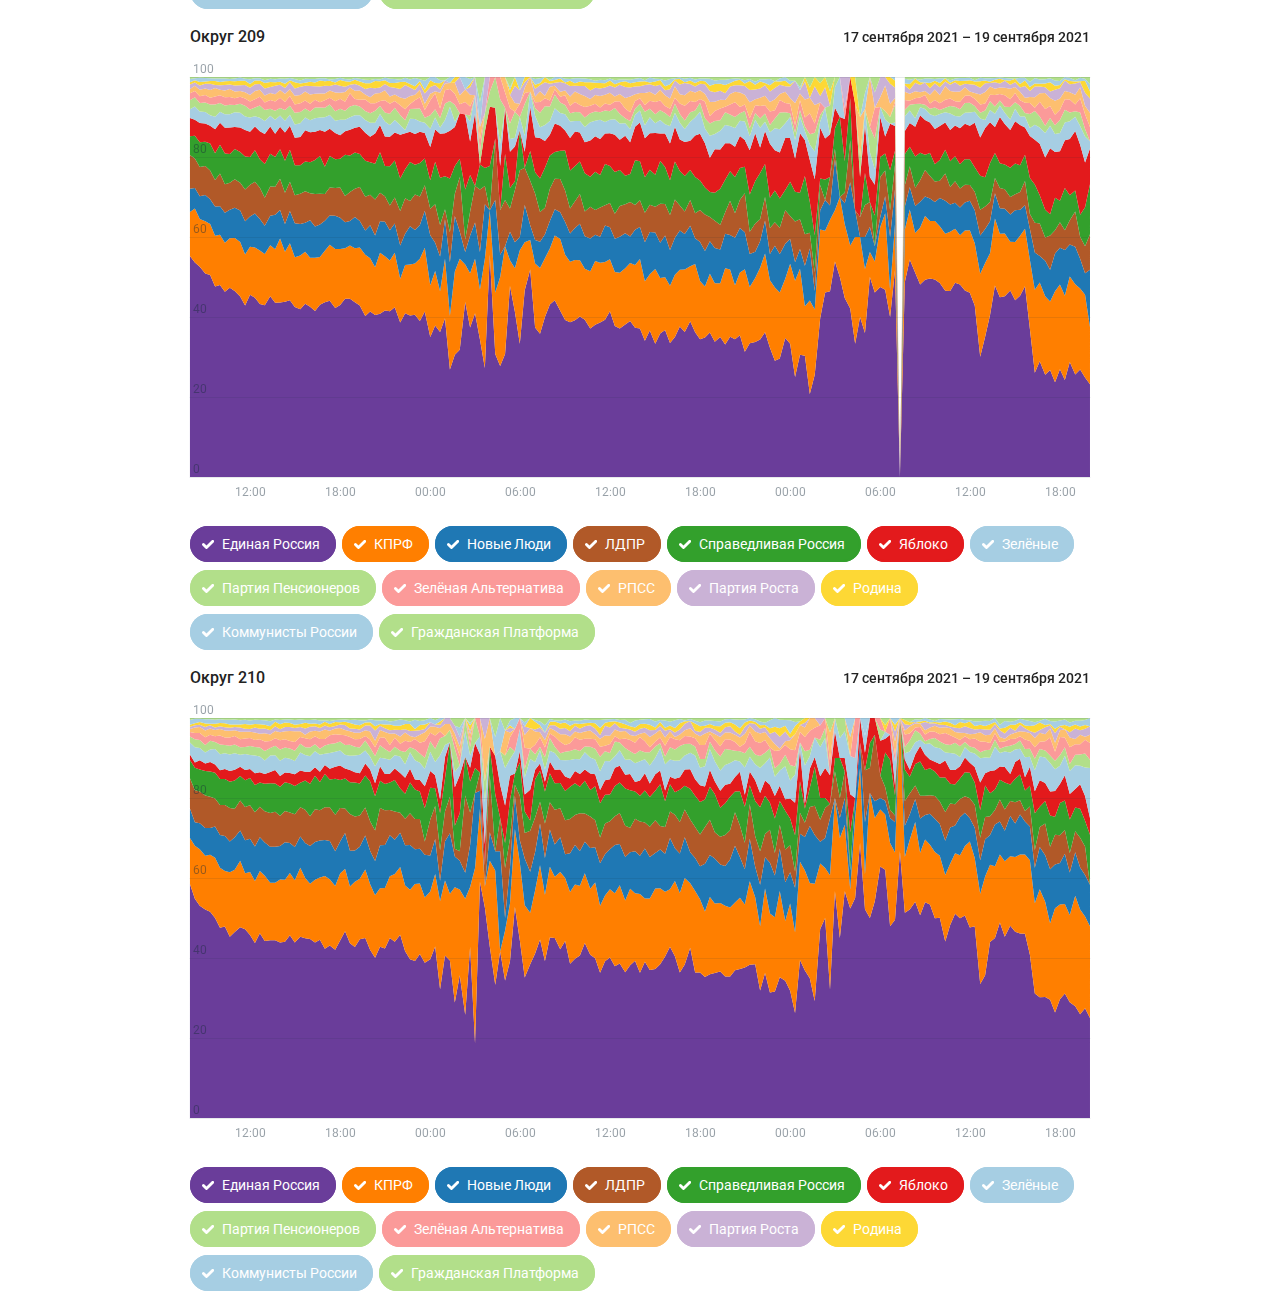
<file: docs/parties.html>
<!DOCTYPE html>
<html lang="en">
<head>
  <meta charset="UTF-8">
  <meta http-equiv="X-UA-Compatible" content="IE=edge">
  <meta name="viewport" content="width=device-width, initial-scale=1.0">
  <link href="css/a-chart.css" rel="stylesheet" media="screen">
  <link href="https://fonts.googleapis.com/css?family=Roboto:400,500,700" rel="stylesheet">
  <title>Электронное голосование в Москве</title>
  <style>
    body {
      display: flex;
      flex-direction: column;
      align-items: center;
      
      font: 14px/20px Roboto, "Lucida Sans Unicode", "Helvetica Neue", -apple-system, BlinkMacSystemFont, Helvetica, "Lucida Grande", "Segoe UI", Arial, Tahoma, Verdana, sans-serif;
      color: #222;
    }
    .app {
      width: 90%;
      max-width: 900px;
    }
    .a-chart {
      position: relative;
    }
    .a-chart__overview {
      display: none;
    }
    h5 {
      font-size: 16px;
    font-weight: 500;
    margin-bottom: 0.6em;
    }
  </style>
</head>
<body>
  <div class="app" id="app">
    <h5>Результаты электронного голосования по партийным спискам в Москве</h5>
    <p>См. также <a href="index.html">результаты по одномандатным округам</a>.</p>
    <p>С 17 по 19 сентября 2021 года в России состоялись выборы в Государственную думу. В Москве на этих выборах применялось в том числе электронное голосование, результаты которого оказались ощутимо отличающимися от результатов традиционного голосования и привели к победе провластных кандидатов во всех 15 округах.</p>
    <p>Для более наглядного выявления проблем в электронном голосовании я построил следующие диаграммы. Все они основаны на официальных данных, опубликованных на сайте <a href="https://observer.mos.ru/all/" target="_blank">https://observer.mos.ru/all/</a>. По горизонтали отложено время — все три дня голосования, разбитые на 20-минутные интервалы, а по вертикали — каким было соотношение голосов в каждом таком интервале. Кроме диаграмм по каждому округу, на первом графике показаны суммарные соотношения между голосами за всех кандидатов, занявших первое место, второе, и т.д.</p>
    <h5>Анализ</h5>
    <p>Можно видеть, что в каждом округе распределение голосов было непостоянным, хотя этому трудно найти естественное объяснение (ожидается, что результаты должны слабо изменяться с течением времени). В частности, в первые часы голосования происходит всплеск голосов за каждого из провластных кандидатов (суммарно по всем таким кандидатам ~55%). К концу третьего дня этот показатель падает до 27%. Возможно, это связано с массовыми принуждениями бюджетных работников, от которых требовалось сделать «правильный» выбор как можно раньше.</p>
    <p>Отдельный интерес вызывает период с 2:00 до 14:00 19 сентября (с перерывом с 12:00 до 13:00) — в течение этого времени снова происходит заметный скачок голосов за провластных кандидатов. Причиной этого могут быть массовые вбросы неизвестного происхождения.</p>
    <p>Если отключить на графиках голоса, отданные кандидату на первом месте, можно видеть, как выравнивается график. Надо отметить, что при этом доля голосов за кандидатов, занявших вторые места, несколько растёт относительно остальных кандидатов, хотя и не так заметно (и без резких скачков).</p>
    <p>Отдельно следует уточнить, что на всех графиках (особенно по отдельным округам) также заметны колебания у всех кандидатов в ночные периоды (с 0:00 до 7:00). Однако эти флуктуации легко объяснимы тем, что в это время абсолютное число отданных голосов было крайне низким (единицы-десятки голосов за каждый 20-минутный интервал). При агрегации данных по всем округам эта зашумлённость ожидаемо сглаживается.</p>
  </div>
  <script src="js/a-chart.js"></script>
  <script src="js/sduma_part_moscow_deg.js"></script>
  <script>
    const mode = 'area';
  </script>
  <script src="js/main.js"></script>
</body>
</html>
</file>
<file: css/a-chart.css>
.a-chart {
  margin: 0 -18px;
  -webkit-tap-highlight-color: rgba(0,0,0,0);
  -webkit-touch-callout: none;
  -webkit-user-select: none;
  -khtml-user-select: none;
  -moz-user-select: none;
  -ms-user-select: none;
  user-select: none;
}

.a-chart * {
  font: 14px/20px Roboto, "Lucida Sans Unicode", "Helvetica Neue", -apple-system, BlinkMacSystemFont, Helvetica, "Lucida Grande", "Segoe UI", Arial, Tahoma, Verdana, sans-serif;
  color: #222;
}

.app.dark .a-chart * {
  color: #fff;
}

.a-chart__header {
  position: relative;
  height: 20px;
  margin: 18px 18px 0;
}

.a-chart__title {
  position: absolute;
  font-size: 16px;
  font-weight: 500;
  transition: transform .5s, opacity .5s;
}

.a-chart.is-zoomed .a-chart__title {
  -webkit-transform-origin: center left;
  -moz-transform-origin: center left;
  -ms-transform-origin: center left;
  -o-transform-origin: center left;
  transform-origin: center left;
  -webkit-transform: translateY(-10px) scale(0.5);
  -moz-transform: translateY(-10px) scale(0.5);
  -ms-transform: translateY(-10px) scale(0.5);
  -o-transform: translateY(-10px) scale(0.5);
  transform: translateY(-10px) scale(0.5);
  opacity: 0;
}

.a-chart__zoom-out {
  -webkit-transform-origin: center left;
  -moz-transform-origin: center left;
  -ms-transform-origin: center left;
  -o-transform-origin: center left;
  transform-origin: center left;
  -webkit-transform: translateY(10px) scale(0.5);
  -moz-transform: translateY(10px) scale(0.5);
  -ms-transform: translateY(10px) scale(0.5);
  -o-transform: translateY(10px) scale(0.5);
  transform: translateY(10px) scale(0.5);
  position: absolute;
  opacity: 0;
  font-size: 16px;
  font-weight: 500;
  color: #108BE3;
  cursor: pointer;
}
.a-chart.is-animated .a-chart__zoom-out {
  transition: transform .5s, opacity .5s;
}
.a-chart__zoom-out:before {
  content: '';
  background: url('data:image/svg+xml,%3C%3Fxml version="1.0" encoding="utf-8"%3F%3E%3Csvg version="1.1" xmlns="http://www.w3.org/2000/svg" xmlns:xlink="http://www.w3.org/1999/xlink" x="0px" y="0px" viewBox="0 0 24 24" xml:space="preserve"%3E%3Cpath style="fill: %23108be3" d="M9,2C5.1,2,2,5.1,2,9s3.1,7,7,7c1.7,0,3.3-0.7,4.6-1.7l0.4,0.4V16l5.6,5.6c0.6,0.6,1.4,0.6,2,0s0.6-1.4,0-2L16,14h-1.3 l-0.4-0.4C15.3,12.3,16,10.7,16,9C16,5.1,12.9,2,9,2z M9,4c2.8,0,5,2.2,5,5s-2.2,5-5,5s-5-2.2-5-5S6.2,4,9,4z M10.8,10.1H7.2 c-0.6,0-1.1-0.5-1.1-1.1v0c0-0.6,0.5-1.1,1.1-1.1h3.6c0.6,0,1.1,0.5,1.1,1.1v0C11.9,9.6,11.4,10.1,10.8,10.1z"/%3E%3C/svg%3E%0A');
  width: 20px;
  height: 20px;
  display: block;
  float: left;
  background-size: 20px;
  margin-right: 5px;
}

.a-chart.is-zoomed .a-chart__zoom-out {
  -webkit-transform: none;
  -moz-transform: none;
  -ms-transform: none;
  -o-transform: none;
  transform: none;
  opacity: 1;
}

.a-chart__date-canvas {
  position: absolute;
  top: 0;
  left: 0;
  -webkit-transform-origin: top left;
  -moz-transform-origin: top left;
  -ms-transform-origin: top left;
  -o-transform-origin: top left;
  transform-origin: top left;
}

.a-chart.is-zoomed .a-chart__date-canvas, .a-chart.is-zooming .a-chart__date-canvas {
  display: none;
}

.a-chart__date {
  -webkit-transform-origin: center right;
  -moz-transform-origin: center right;
  -ms-transform-origin: center right;
  -o-transform-origin: center right;
  transform-origin: center right;
  position: absolute;
  text-align: right;
  right: 0;
  font-weight: 500;
  z-index: 100;
  white-space: nowrap;
}

.a-chart__date.is-next {
  -webkit-transform-origin: center right;
  -moz-transform-origin: center right;
  -ms-transform-origin: center right;
  -o-transform-origin: center right;
  transform-origin: center right;
  -webkit-transform: translateY(10px) scale(0.5);
  -moz-transform: translateY(10px) scale(0.5);
  -ms-transform: translateY(10px) scale(0.5);
  -o-transform: translateY(10px) scale(0.5);
  transform: translateY(10px) scale(0.5);
  opacity: 0;
}

.a-chart__date.is-updating {
  -webkit-transform-origin: center right;
  -moz-transform-origin: center right;
  -ms-transform-origin: center right;
  -o-transform-origin: center right;
  transform-origin: center right;
  -webkit-transform: translateY(-10px) scale(0.5);
  -moz-transform: translateY(-10px) scale(0.5);
  -ms-transform: translateY(-10px) scale(0.5);
  -o-transform: translateY(-10px) scale(0.5);
  transform: translateY(-10px) scale(0.5);
  transition: transform .3s, opacity .3s;
  opacity: 0;
}

.a-chart__date.is-updating + .a-chart__date.is-next {
  -webkit-transform: none;
  -moz-transform: none;
  -ms-transform: none;
  -o-transform: none;
  transform: none;
  position: absolute;
  opacity: 1;
  transition: transform .3s, opacity .3s;
}

.a-chart__view {
  height: 430px;
  max-height: 75vmin;
  position: relative;
}

@media only screen and (min-width: 801px) {
  /* Kinda hacky way to hide chart content from overlapping paddings on wider screens */
  .a-chart__view:before, .a-chart__view:after {
    content: '';
    position: absolute;
    top: 0px;
    bottom: 0px;
    width: 20px;
    z-index: 1000;
    pointer-events: none;
  }

  .a-chart__view:before {
    left: 0px;
  }

  .a-chart__view:after {
    right: 0px;
  }

}

.a-chart__view-mask {
  opacity: 0;
  position: absolute;
  top: 0;
  bottom: 0;
  left: 0;
  right: 0;
  pointer-events: none;
}

.app:not(.dark) .a-chart__view-mask {
  background: rgba(255, 255, 255, 0.5);
}

.app.dark .a-chart__view-mask {
  background: rgba(36, 47, 62, 0.5);
}


.a-chart.is-animated .a-chart__view-mask {
  transition: opacity .3s;
}

.a-chart__grid-container {
  position: relative;
  height: 100%;
  overflow: hidden;
  margin: 0 18px;
  pointer-events: none;
}

.a-chart.is-zoomable .a-chart__grid-container {
  cursor: pointer;
}

.a-chart.is-zoomed .a-chart__grid-container {
  cursor: default;
}

.a-chart__y-label {
  position: absolute;
  opacity: 0;
  left: 3px;
  right: auto;
  bottom: 0;
}

.a-chart__y-label.is-pooled {
  transition: none !important;
  opacity: 0 !important;
}

.a-chart__y-label.is-right {
  left: auto;
  right: 3px;
}

.a-chart.is-animated .a-chart__y-label {
  transition: opacity .3s;
}

.a-chart__y-line {
  position: absolute;
  height: 1px;
  width: 100%;
  opacity: 0;
  bottom: 0;
  pointer-events: none;
}

.a-chart__y-line.is-pooled {
  transition: none !important;
  opacity: 0 !important;
}

.a-chart.is-zoomable .a-chart__y-line {
  cursor: pointer;
}

.a-chart.is-zoomed .a-chart__y-line {
  cursor: default;
}

.app:not(.dark) .a-chart__y-line {
  background: rgba(24, 45, 59, 0.1);
}

.app.dark .a-chart__y-line {
  background: rgba(255, 255, 255, 0.1);
}

.a-chart.is-animated .a-chart__y-line {
  transition: opacity .3s; 
}

.a-chart__x-axis {
  position: relative;
  overflow: hidden;
  height: 35px;
  margin: 0 -18px;
}

.a-chart__x-label {
  position: absolute;
  top: 5px;
  left: 0px;
  opacity: 0;
  text-align: center;
  width: 100px;
}

.a-chart__x-label.is-pooled {
  transition: none !important;
  opacity: 0 !important;
}

.a-chart.is-animated .a-chart__x-label {
  transition: opacity .3s;
}

.a-chart.is-animated.is-zoomed .a-chart__x-label {
  transition: opacity .3s, transform .3s;
}

.a-chart__x-axis, .a-chart__y-label {
  font-size: 12px;
}

.app:not(.dark) .a-chart__x-axis, .app:not(.dark) .a-chart__y-label {
  color: #96a2aa;
  color: rgba(24, 45, 59, 0.45);
}

.app.dark .a-chart__x-axis, .app.dark .a-chart__y-label {
  color: #546778;
  color: rgba(255, 255, 255, 0.45);
}

.a-chart__top-overlay {
  position: absolute;
  top: 0;
  left: 0;
  right: 0;
  height: 20px;
}

.app:not(.dark) .a-chart__top-overlay {
  background: -moz-linear-gradient(top, rgba(255,255,255,1) 0%, rgba(255,255,255,0) 100%);
  background: -webkit-linear-gradient(top, rgba(255,255,255,1) 0%,rgba(255,255,255,0) 100%);
  background: linear-gradient(to bottom, rgba(255,255,255,1) 0%,rgba(255,255,255,0) 100%);
  filter: progid:DXImageTransform.Microsoft.gradient(startColorstr='#ffffff',endColorstr='#00ffffff',GradientType=0);
}

.app.dark .a-chart__top-overlay {
  background: -moz-linear-gradient(top, rgba(36,47,62,1) 0%, rgba(36,47,62,0) 100%);
  background: -webkit-linear-gradient(top, rgba(36,47,62,1) 0%,rgba(36,47,62,0) 100%);
  background: linear-gradient(to bottom, rgba(36,47,62,1) 0%,rgba(36,47,62,0) 100%);
  filter: progid:DXImageTransform.Microsoft.gradient(startColorstr='#242f3e',endColorstr='#00242f3e',GradientType=0);
}

.a-chart__selection-line {
  display: none;
  position: absolute;
  width: 1px;
  height: 100%;
  top: 0px;
  left: 0px;
  pointer-events: none;
}

.a-chart.is-zoomable .a-chart__selection-line {
  cursor: pointer;
}

.a-chart.is-zoomed .a-chart__selection-line {
  cursor: default;
}

.app:not(.dark) .a-chart__selection-line {
  background: rgba(24, 45, 59, 0.1);
}

.app.dark .a-chart__selection-line {
  background: rgba(255, 255, 255, 0.1);
}

.a-chart__selection-bubble {
  display: none;
  width: 5px;
  height: 5px;
  margin-left: -5px;
  margin-bottom: -5px;
  border: 2px solid #000;
  position: absolute;
  left: 0px;
  bottom: 0px;
  border-radius: 12px;
  pointer-events: none;
}

.a-chart.is-zoomable .a-chart__selection-bubble {
  cursor: pointer;
}

.a-chart.is-zoomed .a-chart__selection-bubble {
  cursor: default;
}

.a-chart.is-animated .a-chart__selection-bubble.is-animated {
  transition: bottom .3s, opacity .3s;
}

.app:not(.dark) .a-chart__selection-bubble {
  background: #fff;
}

.app.dark .a-chart__selection-bubble {
  background: #242f3e;
}

.a-chart__selection-box {
  display: none;
  position: absolute;
  top: 0px;
  font-size: 14px;
  line-height: 23px;
  padding: 5px 10px;
  border-radius: 10px;
  width: 290px;
  flex-direction: column;
  z-index: 100;
}

.a-chart.is-animated .a-chart__selection-box {
  transition: left .3s, top .3s;
}

.a-chart.is-animated.is-pie .a-chart__selection-box {
  transition: transform .3s;
}

.a-chart__selection-box.is-center {
  left: -95px;
}

.a-chart__selection-box.is-left {
  top: 35px;
  left: -320px;
}

.a-chart__selection-box.is-right {
  top: 35px;
  left: 10px;
}

.a-chart.is-zoomable .a-chart__selection-box {
  cursor: pointer;
}

.a-chart.is-zoomed .a-chart__selection-box {
  cursor: default;
  pointer-events: none;
}

.app:not(.dark) .a-chart__selection-box {
  border: 1px solid #e3e3e3;
  background: #ffffff;
  -webkit-box-shadow: 1px 1px 4px 0px rgba(0,0,0,0.08);
  -moz-box-shadow: 1px 1px 4px 0px rgba(0,0,0,0.08);
  box-shadow: 1px 1px 4px 0px rgba(0,0,0,0.08);
}

.app.dark .a-chart__selection-box {
  background: #1c2533;
}

.a-chart__selection-box-header {
  display: flex;
  align-items: center;
  pointer-events: none;
}

.a-chart__selection-box-title {
  flex: 1;
  font-weight: 500;
  pointer-events: none;
}

.a-chart__selection-box-arrow {
  background: url('data:image/svg+xml,%3Csvg xmlns="http://www.w3.org/2000/svg" viewBox="0 0 16 24" width="100%25" height="100%25"%3E%3Cg fill="none" fill-rule="evenodd"%3E%3Cpath d="M0 0h16v24H0z"%3E%3C/path%3E%3Cpath d="M4.706 7.706a1 1 0 0 1 0-1.412l.088-.088a.997.997 0 0 1 1.414.002l5.084 5.084a.998.998 0 0 1 0 1.416l-5.084 5.084a1.002 1.002 0 0 1-1.414.002l-.088-.088a.995.995 0 0 1 0-1.412L9 12 4.706 7.706z" fill="%23D2D5D7"%3E%3C/path%3E%3C/g%3E%3C/svg%3E');
  background-size: 14px 21px;
  width: 14px;
  height: 21px;
  pointer-events: none;
  margin-top: 0px;
  margin-right: -3px;
}

.a-chart__selection-box.is-overflown:after {
  content: '';
  z-index: -1;
  position: absolute;
  top: -10px;
  bottom: -10px;
  left: -20px;
  right: -20px;
}

.a-chart__selection-box.is-overflown .a-chart__selection-box-body {
  overflow-y: auto;
  max-height: 192px;
  margin-right: -5px;
  padding-right: 5px;
}

.a-chart__selection-box-row {
  display: flex;
  pointer-events: none;
}

.a-chart__selection-box-percent {
  width: 38px;
  text-align: right;
  padding-right: 7px;
  font-weight: 500;
  pointer-events: none;
}

.a-chart__selection-box-label {
  flex: 1;
  pointer-events: none;
}

.a-chart__selection-box-value {
  text-align: right;
  font-weight: 500;
  pointer-events: none;
}

.a-chart__view-canvas {
  position: absolute;
  top: 0;
  left: 0;
  -webkit-transform-origin: top left;
  -moz-transform-origin: top left;
  -ms-transform-origin: top left;
  -o-transform-origin: top left;
  transform-origin: top left;
}

.a-chart__view-canvas:active {
  cursor: grabbing;
  cursor: -moz-grabbing;
  cursor: -webkit-grabbing;
}

.a-chart.is-zoomable .a-chart__view-canvas {
  cursor: pointer;
}

.a-chart.is-zoomed .a-chart__view-canvas {
  cursor: default;
}

.a-chart__overview {
  position: relative;
  height: 54px;
  padding: 2px 0px;
  max-height: 10vh;
  margin: 0 18px;
  border-radius: 9px;
}

.a-chart.is-animated .a-chart__overview {
  transition: opacity .5s, transform .5s;
}

.a-chart__overview.is-hidden {
  -webkit-transform: scale(0);
  -moz-transform: scale(0);
  -ms-transform: scale(0);
  -o-transform: scale(0);
  transform: scale(0);
  opacity: 0;
}

.a-chart__overview-canvas {
  -webkit-transform-origin: top left;
  -moz-transform-origin: top left;
  -ms-transform-origin: top left;
  -o-transform-origin: top left;
  transform-origin: top left;
  position: absolute;
  top: 2px;
  bottom: 2px;
  left: 0;
}

.a-chart__overview-overlay-canvas {
  -webkit-transform-origin: top left;
  -moz-transform-origin: top left;
  -ms-transform-origin: top left;
  -o-transform-origin: top left;
  transform-origin: top left;
  position: absolute;
  top: 0px;
  left: -18px;
}

.a-chart__legend {
  color: #43484b;
  padding: 9px 15px 0;
  margin-top: -3px;
  margin-bottom: 14px;
}

.app.dark .a-chart__legend {
  color: #e8ecee;
}

.a-chart__legend-item {
  display: inline-block;
  position: relative;
  cursor: pointer;
  font-size: 14px;
  margin: 8px 3px 0px;
  padding: 8px 24px 8px 24px;
  border-radius: 20px;
  box-shadow: inset 0px 0px 0px 2px currentColor;
  -webkit-touch-callout: none;
  -webkit-user-select: none;
}

/*
.a-chart__legend-item:active {
  filter: brightness(90%);
  background-color: rgba(128, 128, 128, 0.1);
}
*/

.app.dark .a-chart__legend-item {
  border-color: #344658;
}

.a-chart.is-animated .a-chart__legend-item {
  transition: background-color .3s, padding-left .3s, padding-right .3s, opacity .5s, transform .5s/*, filter .5s, background-color .5s*/;
}

.a-chart__legend.is-hidden {
  max-height: 54px;
}

.a-chart__legend.is-hidden .a-chart__legend-item {
  -webkit-transform: scale(0);
  -moz-transform: scale(0);
  -ms-transform: scale(0);
  -o-transform: scale(0);
  transform: scale(0);
  opacity: 0;
}

.a-chart__overview.is-hidden + .a-chart__legend,
.a-chart__overview + .a-chart__legend.is-hidden,
.a-chart__overview + .a-chart__legend.is-hiding {
  margin-top: -55px;
}

.a-chart__legend-item.is-active {
  /*box-shadow: inset 0px 0px 0px 36px currentColor;*/
  background-color: currentColor;
  padding-left: 32px;
  padding-right: 16px;
}

.a-chart__legend-label {
  display: inline-block;
}

.a-chart.is-animated .a-chart__legend-label {
  transition: color .3s;
}

.a-chart__legend-item.is-active .a-chart__legend-label {
  color: #fff;
}

.a-chart__legend-checkmark {
  -webkit-transform: scale(0);
  -moz-transform: scale(0);
  -ms-transform: scale(0);
  -o-transform: scale(0);
  transform: scale(0);
  position: absolute;
  top: 6px;
  left: 6px;
  /*margin: -2px 4px -2px -5px;*/
  width: 24px;
  height: 24px;
}

.a-chart.is-animated .a-chart__legend-checkmark {
  transition: transform 0.3s;
}

.a-chart__legend-item.is-active .a-chart__legend-checkmark {
  -webkit-transform: scale(1);
  -moz-transform: scale(1);
  -ms-transform: scale(1);
  -o-transform: scale(1);
  transform: scale(1);
}

.a-chart__legend-checkmark:before {
  -webkit-transform: scale(0);
  -moz-transform: scale(0);
  -ms-transform: scale(0);
  -o-transform: scale(0);
  transform: scale(0);
  content: url('[data-uri]');
  position: absolute;
  top: 2px;
  bottom: 0;
  left: 0;
  right: 0;
  margin: 0 auto;
  width: 12px;
  height: 9px;
  display: inline-block;
  background-color: transparent;
}

.a-chart.is-animated .a-chart__legend-checkmark:before {
  transition: transform 0.3s;
}

.a-chart__legend-item.is-active .a-chart__legend-checkmark:before {
  -webkit-transform: scale(1);
  -moz-transform: scale(1);
  -ms-transform: scale(1);
  -o-transform: scale(1);
  transform: scale(1);
}

.a-chart__no-data {
  display: none;
  position: absolute;
  top: 0;
  left: 0;
  right: 0;
  bottom: 0;
  margin: auto;
  height: 0px;
  font-size: 22px;
  text-align: center;
  color: #96a2aa;
}

@keyframes spinner {
  to {
    transform: rotate(360deg);
  }
}

.a-chart__loading {
  display: none;
  opacity: 0;
  position: absolute;
  top: 0;
  left: 0;
  right: 0;
  bottom: 0;
  margin: auto;
  width: 100px;
  height: 100px;
  background-position: center;
  background-size: contain;
  transition: .5s opacity;
}

.app.dark .a-chart__loading {
  background-image: url('data:image/svg+xml,%0A%3Csvg xmlns="http://www.w3.org/2000/svg" viewBox="0 0 512 512"%3E%3Cpath fill="%2356626D" d="M460.115 373.846l-6.941-4.008c-5.546-3.202-7.564-10.177-4.661-15.886 32.971-64.838 31.167-142.731-5.415-205.954-36.504-63.356-103.118-103.876-175.8-107.701C260.952 39.963 256 34.676 256 28.321v-8.012c0-6.904 5.808-12.337 12.703-11.982 83.552 4.306 160.157 50.861 202.106 123.67 42.069 72.703 44.083 162.322 6.034 236.838-3.14 6.149-10.75 8.462-16.728 5.011z"/%3E%3C/svg%3E');
}

.app:not(.dark) .a-chart__loading {
  background-image: url('data:image/svg+xml,%0A%3Csvg xmlns="http://www.w3.org/2000/svg" viewBox="0 0 512 512"%3E%3Cpath fill="%23C0D1E1" d="M460.115 373.846l-6.941-4.008c-5.546-3.202-7.564-10.177-4.661-15.886 32.971-64.838 31.167-142.731-5.415-205.954-36.504-63.356-103.118-103.876-175.8-107.701C260.952 39.963 256 34.676 256 28.321v-8.012c0-6.904 5.808-12.337 12.703-11.982 83.552 4.306 160.157 50.861 202.106 123.67 42.069 72.703 44.083 162.322 6.034 236.838-3.14 6.149-10.75 8.462-16.728 5.011z"/%3E%3C/svg%3E');
}

.a-chart.is-loading .a-chart__loading {
  opacity: 1;
  animation: spinner .6s linear infinite;
}
</file>
<file: docs/css/a-chart.css>
.a-chart {
  margin: 0 -18px;
  -webkit-tap-highlight-color: rgba(0,0,0,0);
  -webkit-touch-callout: none;
  -webkit-user-select: none;
  -khtml-user-select: none;
  -moz-user-select: none;
  -ms-user-select: none;
  user-select: none;
}

.a-chart * {
  font: 14px/20px Roboto, "Lucida Sans Unicode", "Helvetica Neue", -apple-system, BlinkMacSystemFont, Helvetica, "Lucida Grande", "Segoe UI", Arial, Tahoma, Verdana, sans-serif;
  color: #222;
}

.app.dark .a-chart * {
  color: #fff;
}

.a-chart__header {
  position: relative;
  height: 20px;
  margin: 18px 18px 0;
}

.a-chart__title {
  position: absolute;
  font-size: 16px;
  font-weight: 500;
  transition: transform .5s, opacity .5s;
}

.a-chart.is-zoomed .a-chart__title {
  -webkit-transform-origin: center left;
  -moz-transform-origin: center left;
  -ms-transform-origin: center left;
  -o-transform-origin: center left;
  transform-origin: center left;
  -webkit-transform: translateY(-10px) scale(0.5);
  -moz-transform: translateY(-10px) scale(0.5);
  -ms-transform: translateY(-10px) scale(0.5);
  -o-transform: translateY(-10px) scale(0.5);
  transform: translateY(-10px) scale(0.5);
  opacity: 0;
}

.a-chart__zoom-out {
  -webkit-transform-origin: center left;
  -moz-transform-origin: center left;
  -ms-transform-origin: center left;
  -o-transform-origin: center left;
  transform-origin: center left;
  -webkit-transform: translateY(10px) scale(0.5);
  -moz-transform: translateY(10px) scale(0.5);
  -ms-transform: translateY(10px) scale(0.5);
  -o-transform: translateY(10px) scale(0.5);
  transform: translateY(10px) scale(0.5);
  position: absolute;
  opacity: 0;
  font-size: 16px;
  font-weight: 500;
  color: #108BE3;
  cursor: pointer;
}
.a-chart.is-animated .a-chart__zoom-out {
  transition: transform .5s, opacity .5s;
}
.a-chart__zoom-out:before {
  content: '';
  background: url('data:image/svg+xml,%3C%3Fxml version="1.0" encoding="utf-8"%3F%3E%3Csvg version="1.1" xmlns="http://www.w3.org/2000/svg" xmlns:xlink="http://www.w3.org/1999/xlink" x="0px" y="0px" viewBox="0 0 24 24" xml:space="preserve"%3E%3Cpath style="fill: %23108be3" d="M9,2C5.1,2,2,5.1,2,9s3.1,7,7,7c1.7,0,3.3-0.7,4.6-1.7l0.4,0.4V16l5.6,5.6c0.6,0.6,1.4,0.6,2,0s0.6-1.4,0-2L16,14h-1.3 l-0.4-0.4C15.3,12.3,16,10.7,16,9C16,5.1,12.9,2,9,2z M9,4c2.8,0,5,2.2,5,5s-2.2,5-5,5s-5-2.2-5-5S6.2,4,9,4z M10.8,10.1H7.2 c-0.6,0-1.1-0.5-1.1-1.1v0c0-0.6,0.5-1.1,1.1-1.1h3.6c0.6,0,1.1,0.5,1.1,1.1v0C11.9,9.6,11.4,10.1,10.8,10.1z"/%3E%3C/svg%3E%0A');
  width: 20px;
  height: 20px;
  display: block;
  float: left;
  background-size: 20px;
  margin-right: 5px;
}

.a-chart.is-zoomed .a-chart__zoom-out {
  -webkit-transform: none;
  -moz-transform: none;
  -ms-transform: none;
  -o-transform: none;
  transform: none;
  opacity: 1;
}

.a-chart__date-canvas {
  position: absolute;
  top: 0;
  left: 0;
  -webkit-transform-origin: top left;
  -moz-transform-origin: top left;
  -ms-transform-origin: top left;
  -o-transform-origin: top left;
  transform-origin: top left;
}

.a-chart.is-zoomed .a-chart__date-canvas, .a-chart.is-zooming .a-chart__date-canvas {
  display: none;
}

.a-chart__date {
  -webkit-transform-origin: center right;
  -moz-transform-origin: center right;
  -ms-transform-origin: center right;
  -o-transform-origin: center right;
  transform-origin: center right;
  position: absolute;
  text-align: right;
  right: 0;
  font-weight: 500;
  z-index: 100;
  white-space: nowrap;
}

.a-chart__date.is-next {
  -webkit-transform-origin: center right;
  -moz-transform-origin: center right;
  -ms-transform-origin: center right;
  -o-transform-origin: center right;
  transform-origin: center right;
  -webkit-transform: translateY(10px) scale(0.5);
  -moz-transform: translateY(10px) scale(0.5);
  -ms-transform: translateY(10px) scale(0.5);
  -o-transform: translateY(10px) scale(0.5);
  transform: translateY(10px) scale(0.5);
  opacity: 0;
}

.a-chart__date.is-updating {
  -webkit-transform-origin: center right;
  -moz-transform-origin: center right;
  -ms-transform-origin: center right;
  -o-transform-origin: center right;
  transform-origin: center right;
  -webkit-transform: translateY(-10px) scale(0.5);
  -moz-transform: translateY(-10px) scale(0.5);
  -ms-transform: translateY(-10px) scale(0.5);
  -o-transform: translateY(-10px) scale(0.5);
  transform: translateY(-10px) scale(0.5);
  transition: transform .3s, opacity .3s;
  opacity: 0;
}

.a-chart__date.is-updating + .a-chart__date.is-next {
  -webkit-transform: none;
  -moz-transform: none;
  -ms-transform: none;
  -o-transform: none;
  transform: none;
  position: absolute;
  opacity: 1;
  transition: transform .3s, opacity .3s;
}

.a-chart__view {
  height: 430px;
  max-height: 75vmin;
  position: relative;
}

@media only screen and (min-width: 801px) {
  /* Kinda hacky way to hide chart content from overlapping paddings on wider screens */
  .a-chart__view:before, .a-chart__view:after {
    content: '';
    position: absolute;
    top: 0px;
    bottom: 0px;
    width: 20px;
    z-index: 1000;
    pointer-events: none;
  }

  .a-chart__view:before {
    left: 0px;
  }

  .a-chart__view:after {
    right: 0px;
  }

}

.a-chart__view-mask {
  opacity: 0;
  position: absolute;
  top: 0;
  bottom: 0;
  left: 0;
  right: 0;
  pointer-events: none;
}

.app:not(.dark) .a-chart__view-mask {
  background: rgba(255, 255, 255, 0.5);
}

.app.dark .a-chart__view-mask {
  background: rgba(36, 47, 62, 0.5);
}


.a-chart.is-animated .a-chart__view-mask {
  transition: opacity .3s;
}

.a-chart__grid-container {
  position: relative;
  height: 100%;
  overflow: hidden;
  margin: 0 18px;
  pointer-events: none;
}

.a-chart.is-zoomable .a-chart__grid-container {
  cursor: pointer;
}

.a-chart.is-zoomed .a-chart__grid-container {
  cursor: default;
}

.a-chart__y-label {
  position: absolute;
  opacity: 0;
  left: 3px;
  right: auto;
  bottom: 0;
}

.a-chart__y-label.is-pooled {
  transition: none !important;
  opacity: 0 !important;
}

.a-chart__y-label.is-right {
  left: auto;
  right: 3px;
}

.a-chart.is-animated .a-chart__y-label {
  transition: opacity .3s;
}

.a-chart__y-line {
  position: absolute;
  height: 1px;
  width: 100%;
  opacity: 0;
  bottom: 0;
  pointer-events: none;
}

.a-chart__y-line.is-pooled {
  transition: none !important;
  opacity: 0 !important;
}

.a-chart.is-zoomable .a-chart__y-line {
  cursor: pointer;
}

.a-chart.is-zoomed .a-chart__y-line {
  cursor: default;
}

.app:not(.dark) .a-chart__y-line {
  background: rgba(24, 45, 59, 0.1);
}

.app.dark .a-chart__y-line {
  background: rgba(255, 255, 255, 0.1);
}

.a-chart.is-animated .a-chart__y-line {
  transition: opacity .3s; 
}

.a-chart__x-axis {
  position: relative;
  overflow: hidden;
  height: 35px;
  margin: 0 -18px;
}

.a-chart__x-label {
  position: absolute;
  top: 5px;
  left: 0px;
  opacity: 0;
  text-align: center;
  width: 100px;
}

.a-chart__x-label.is-pooled {
  transition: none !important;
  opacity: 0 !important;
}

.a-chart.is-animated .a-chart__x-label {
  transition: opacity .3s;
}

.a-chart.is-animated.is-zoomed .a-chart__x-label {
  transition: opacity .3s, transform .3s;
}

.a-chart__x-axis, .a-chart__y-label {
  font-size: 12px;
}

.app:not(.dark) .a-chart__x-axis, .app:not(.dark) .a-chart__y-label {
  color: #96a2aa;
  color: rgba(24, 45, 59, 0.45);
}

.app.dark .a-chart__x-axis, .app.dark .a-chart__y-label {
  color: #546778;
  color: rgba(255, 255, 255, 0.45);
}

.a-chart__top-overlay {
  position: absolute;
  top: 0;
  left: 0;
  right: 0;
  height: 20px;
}

.app:not(.dark) .a-chart__top-overlay {
  background: -moz-linear-gradient(top, rgba(255,255,255,1) 0%, rgba(255,255,255,0) 100%);
  background: -webkit-linear-gradient(top, rgba(255,255,255,1) 0%,rgba(255,255,255,0) 100%);
  background: linear-gradient(to bottom, rgba(255,255,255,1) 0%,rgba(255,255,255,0) 100%);
  filter: progid:DXImageTransform.Microsoft.gradient(startColorstr='#ffffff',endColorstr='#00ffffff',GradientType=0);
}

.app.dark .a-chart__top-overlay {
  background: -moz-linear-gradient(top, rgba(36,47,62,1) 0%, rgba(36,47,62,0) 100%);
  background: -webkit-linear-gradient(top, rgba(36,47,62,1) 0%,rgba(36,47,62,0) 100%);
  background: linear-gradient(to bottom, rgba(36,47,62,1) 0%,rgba(36,47,62,0) 100%);
  filter: progid:DXImageTransform.Microsoft.gradient(startColorstr='#242f3e',endColorstr='#00242f3e',GradientType=0);
}

.a-chart__selection-line {
  display: none;
  position: absolute;
  width: 1px;
  height: 100%;
  top: 0px;
  left: 0px;
  pointer-events: none;
}

.a-chart.is-zoomable .a-chart__selection-line {
  cursor: pointer;
}

.a-chart.is-zoomed .a-chart__selection-line {
  cursor: default;
}

.app:not(.dark) .a-chart__selection-line {
  background: rgba(24, 45, 59, 0.1);
}

.app.dark .a-chart__selection-line {
  background: rgba(255, 255, 255, 0.1);
}

.a-chart__selection-bubble {
  display: none;
  width: 5px;
  height: 5px;
  margin-left: -5px;
  margin-bottom: -5px;
  border: 2px solid #000;
  position: absolute;
  left: 0px;
  bottom: 0px;
  border-radius: 12px;
  pointer-events: none;
}

.a-chart.is-zoomable .a-chart__selection-bubble {
  cursor: pointer;
}

.a-chart.is-zoomed .a-chart__selection-bubble {
  cursor: default;
}

.a-chart.is-animated .a-chart__selection-bubble.is-animated {
  transition: bottom .3s, opacity .3s;
}

.app:not(.dark) .a-chart__selection-bubble {
  background: #fff;
}

.app.dark .a-chart__selection-bubble {
  background: #242f3e;
}

.a-chart__selection-box {
  display: none;
  position: absolute;
  top: 0px;
  font-size: 14px;
  line-height: 23px;
  padding: 5px 10px;
  border-radius: 10px;
  width: 290px;
  flex-direction: column;
  z-index: 100;
}

.a-chart.is-animated .a-chart__selection-box {
  transition: left .3s, top .3s;
}

.a-chart.is-animated.is-pie .a-chart__selection-box {
  transition: transform .3s;
}

.a-chart__selection-box.is-center {
  left: -95px;
}

.a-chart__selection-box.is-left {
  top: 35px;
  left: -320px;
}

.a-chart__selection-box.is-right {
  top: 35px;
  left: 10px;
}

.a-chart.is-zoomable .a-chart__selection-box {
  cursor: pointer;
}

.a-chart.is-zoomed .a-chart__selection-box {
  cursor: default;
  pointer-events: none;
}

.app:not(.dark) .a-chart__selection-box {
  border: 1px solid #e3e3e3;
  background: #ffffff;
  -webkit-box-shadow: 1px 1px 4px 0px rgba(0,0,0,0.08);
  -moz-box-shadow: 1px 1px 4px 0px rgba(0,0,0,0.08);
  box-shadow: 1px 1px 4px 0px rgba(0,0,0,0.08);
}

.app.dark .a-chart__selection-box {
  background: #1c2533;
}

.a-chart__selection-box-header {
  display: flex;
  align-items: center;
  pointer-events: none;
}

.a-chart__selection-box-title {
  flex: 1;
  font-weight: 500;
  pointer-events: none;
}

.a-chart__selection-box-arrow {
  background: url('data:image/svg+xml,%3Csvg xmlns="http://www.w3.org/2000/svg" viewBox="0 0 16 24" width="100%25" height="100%25"%3E%3Cg fill="none" fill-rule="evenodd"%3E%3Cpath d="M0 0h16v24H0z"%3E%3C/path%3E%3Cpath d="M4.706 7.706a1 1 0 0 1 0-1.412l.088-.088a.997.997 0 0 1 1.414.002l5.084 5.084a.998.998 0 0 1 0 1.416l-5.084 5.084a1.002 1.002 0 0 1-1.414.002l-.088-.088a.995.995 0 0 1 0-1.412L9 12 4.706 7.706z" fill="%23D2D5D7"%3E%3C/path%3E%3C/g%3E%3C/svg%3E');
  background-size: 14px 21px;
  width: 14px;
  height: 21px;
  pointer-events: none;
  margin-top: 0px;
  margin-right: -3px;
}

.a-chart__selection-box.is-overflown:after {
  content: '';
  z-index: -1;
  position: absolute;
  top: -10px;
  bottom: -10px;
  left: -20px;
  right: -20px;
}

.a-chart__selection-box.is-overflown .a-chart__selection-box-body {
  overflow-y: auto;
  max-height: 192px;
  margin-right: -5px;
  padding-right: 5px;
}

.a-chart__selection-box-row {
  display: flex;
  pointer-events: none;
}

.a-chart__selection-box-percent {
  width: 38px;
  text-align: right;
  padding-right: 7px;
  font-weight: 500;
  pointer-events: none;
}

.a-chart__selection-box-label {
  flex: 1;
  pointer-events: none;
}

.a-chart__selection-box-value {
  text-align: right;
  font-weight: 500;
  pointer-events: none;
}

.a-chart__view-canvas {
  position: absolute;
  top: 0;
  left: 0;
  -webkit-transform-origin: top left;
  -moz-transform-origin: top left;
  -ms-transform-origin: top left;
  -o-transform-origin: top left;
  transform-origin: top left;
}

.a-chart__view-canvas:active {
  cursor: grabbing;
  cursor: -moz-grabbing;
  cursor: -webkit-grabbing;
}

.a-chart.is-zoomable .a-chart__view-canvas {
  cursor: pointer;
}

.a-chart.is-zoomed .a-chart__view-canvas {
  cursor: default;
}

.a-chart__overview {
  position: relative;
  height: 54px;
  padding: 2px 0px;
  max-height: 10vh;
  margin: 0 18px;
  border-radius: 9px;
}

.a-chart.is-animated .a-chart__overview {
  transition: opacity .5s, transform .5s;
}

.a-chart__overview.is-hidden {
  -webkit-transform: scale(0);
  -moz-transform: scale(0);
  -ms-transform: scale(0);
  -o-transform: scale(0);
  transform: scale(0);
  opacity: 0;
}

.a-chart__overview-canvas {
  -webkit-transform-origin: top left;
  -moz-transform-origin: top left;
  -ms-transform-origin: top left;
  -o-transform-origin: top left;
  transform-origin: top left;
  position: absolute;
  top: 2px;
  bottom: 2px;
  left: 0;
}

.a-chart__overview-overlay-canvas {
  -webkit-transform-origin: top left;
  -moz-transform-origin: top left;
  -ms-transform-origin: top left;
  -o-transform-origin: top left;
  transform-origin: top left;
  position: absolute;
  top: 0px;
  left: -18px;
}

.a-chart__legend {
  color: #43484b;
  padding: 9px 15px 0;
  margin-top: -3px;
  margin-bottom: 14px;
}

.app.dark .a-chart__legend {
  color: #e8ecee;
}

.a-chart__legend-item {
  display: inline-block;
  position: relative;
  cursor: pointer;
  font-size: 14px;
  margin: 8px 3px 0px;
  padding: 8px 24px 8px 24px;
  border-radius: 20px;
  box-shadow: inset 0px 0px 0px 2px currentColor;
  -webkit-touch-callout: none;
  -webkit-user-select: none;
}

/*
.a-chart__legend-item:active {
  filter: brightness(90%);
  background-color: rgba(128, 128, 128, 0.1);
}
*/

.app.dark .a-chart__legend-item {
  border-color: #344658;
}

.a-chart.is-animated .a-chart__legend-item {
  transition: background-color .3s, padding-left .3s, padding-right .3s, opacity .5s, transform .5s/*, filter .5s, background-color .5s*/;
}

.a-chart__legend.is-hidden {
  max-height: 54px;
}

.a-chart__legend.is-hidden .a-chart__legend-item {
  -webkit-transform: scale(0);
  -moz-transform: scale(0);
  -ms-transform: scale(0);
  -o-transform: scale(0);
  transform: scale(0);
  opacity: 0;
}

.a-chart__overview.is-hidden + .a-chart__legend,
.a-chart__overview + .a-chart__legend.is-hidden,
.a-chart__overview + .a-chart__legend.is-hiding {
  margin-top: -55px;
}

.a-chart__legend-item.is-active {
  /*box-shadow: inset 0px 0px 0px 36px currentColor;*/
  background-color: currentColor;
  padding-left: 32px;
  padding-right: 16px;
}

.a-chart__legend-label {
  display: inline-block;
}

.a-chart.is-animated .a-chart__legend-label {
  transition: color .3s;
}

.a-chart__legend-item.is-active .a-chart__legend-label {
  color: #fff;
}

.a-chart__legend-checkmark {
  -webkit-transform: scale(0);
  -moz-transform: scale(0);
  -ms-transform: scale(0);
  -o-transform: scale(0);
  transform: scale(0);
  position: absolute;
  top: 6px;
  left: 6px;
  /*margin: -2px 4px -2px -5px;*/
  width: 24px;
  height: 24px;
}

.a-chart.is-animated .a-chart__legend-checkmark {
  transition: transform 0.3s;
}

.a-chart__legend-item.is-active .a-chart__legend-checkmark {
  -webkit-transform: scale(1);
  -moz-transform: scale(1);
  -ms-transform: scale(1);
  -o-transform: scale(1);
  transform: scale(1);
}

.a-chart__legend-checkmark:before {
  -webkit-transform: scale(0);
  -moz-transform: scale(0);
  -ms-transform: scale(0);
  -o-transform: scale(0);
  transform: scale(0);
  content: url('[data-uri]');
  position: absolute;
  top: 2px;
  bottom: 0;
  left: 0;
  right: 0;
  margin: 0 auto;
  width: 12px;
  height: 9px;
  display: inline-block;
  background-color: transparent;
}

.a-chart.is-animated .a-chart__legend-checkmark:before {
  transition: transform 0.3s;
}

.a-chart__legend-item.is-active .a-chart__legend-checkmark:before {
  -webkit-transform: scale(1);
  -moz-transform: scale(1);
  -ms-transform: scale(1);
  -o-transform: scale(1);
  transform: scale(1);
}

.a-chart__no-data {
  display: none;
  position: absolute;
  top: 0;
  left: 0;
  right: 0;
  bottom: 0;
  margin: auto;
  height: 0px;
  font-size: 22px;
  text-align: center;
  color: #96a2aa;
}

@keyframes spinner {
  to {
    transform: rotate(360deg);
  }
}

.a-chart__loading {
  display: none;
  opacity: 0;
  position: absolute;
  top: 0;
  left: 0;
  right: 0;
  bottom: 0;
  margin: auto;
  width: 100px;
  height: 100px;
  background-position: center;
  background-size: contain;
  transition: .5s opacity;
}

.app.dark .a-chart__loading {
  background-image: url('data:image/svg+xml,%0A%3Csvg xmlns="http://www.w3.org/2000/svg" viewBox="0 0 512 512"%3E%3Cpath fill="%2356626D" d="M460.115 373.846l-6.941-4.008c-5.546-3.202-7.564-10.177-4.661-15.886 32.971-64.838 31.167-142.731-5.415-205.954-36.504-63.356-103.118-103.876-175.8-107.701C260.952 39.963 256 34.676 256 28.321v-8.012c0-6.904 5.808-12.337 12.703-11.982 83.552 4.306 160.157 50.861 202.106 123.67 42.069 72.703 44.083 162.322 6.034 236.838-3.14 6.149-10.75 8.462-16.728 5.011z"/%3E%3C/svg%3E');
}

.app:not(.dark) .a-chart__loading {
  background-image: url('data:image/svg+xml,%0A%3Csvg xmlns="http://www.w3.org/2000/svg" viewBox="0 0 512 512"%3E%3Cpath fill="%23C0D1E1" d="M460.115 373.846l-6.941-4.008c-5.546-3.202-7.564-10.177-4.661-15.886 32.971-64.838 31.167-142.731-5.415-205.954-36.504-63.356-103.118-103.876-175.8-107.701C260.952 39.963 256 34.676 256 28.321v-8.012c0-6.904 5.808-12.337 12.703-11.982 83.552 4.306 160.157 50.861 202.106 123.67 42.069 72.703 44.083 162.322 6.034 236.838-3.14 6.149-10.75 8.462-16.728 5.011z"/%3E%3C/svg%3E');
}

.a-chart.is-loading .a-chart__loading {
  opacity: 1;
  animation: spinner .6s linear infinite;
}
</file>
